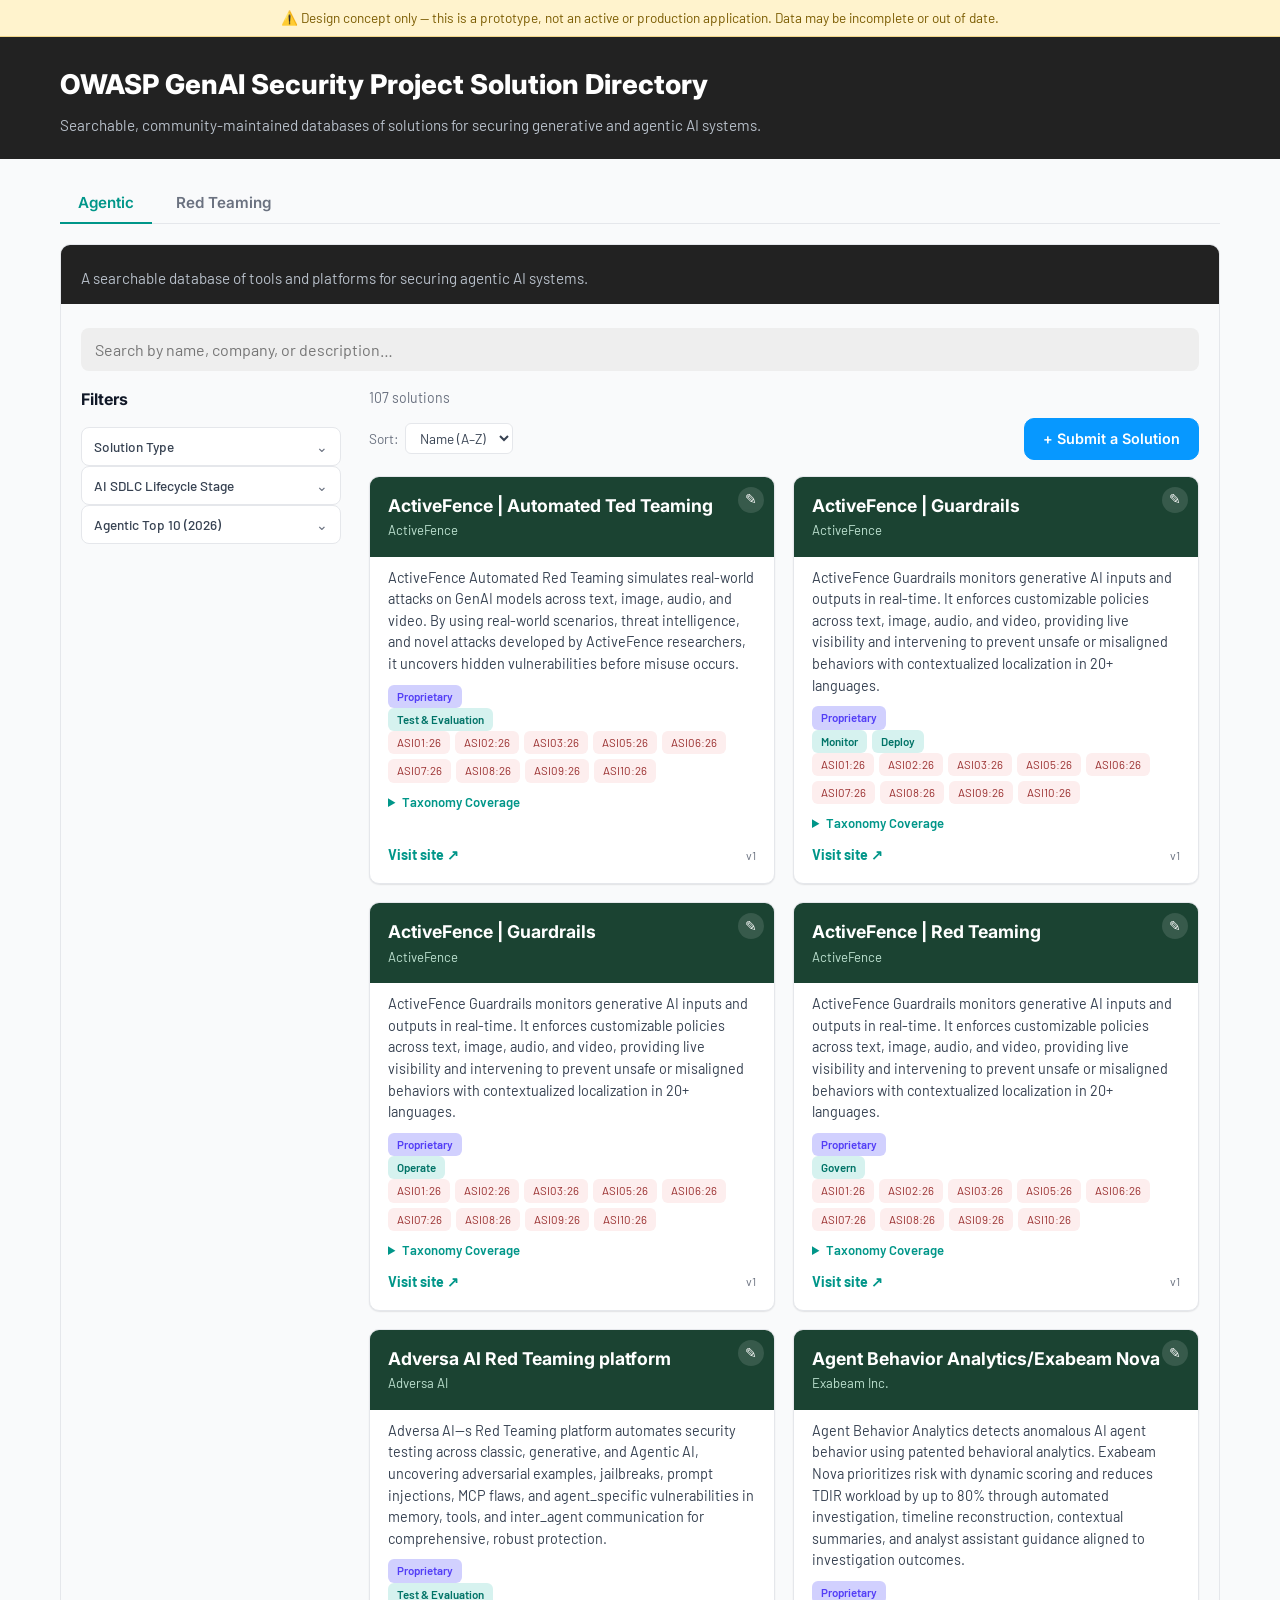
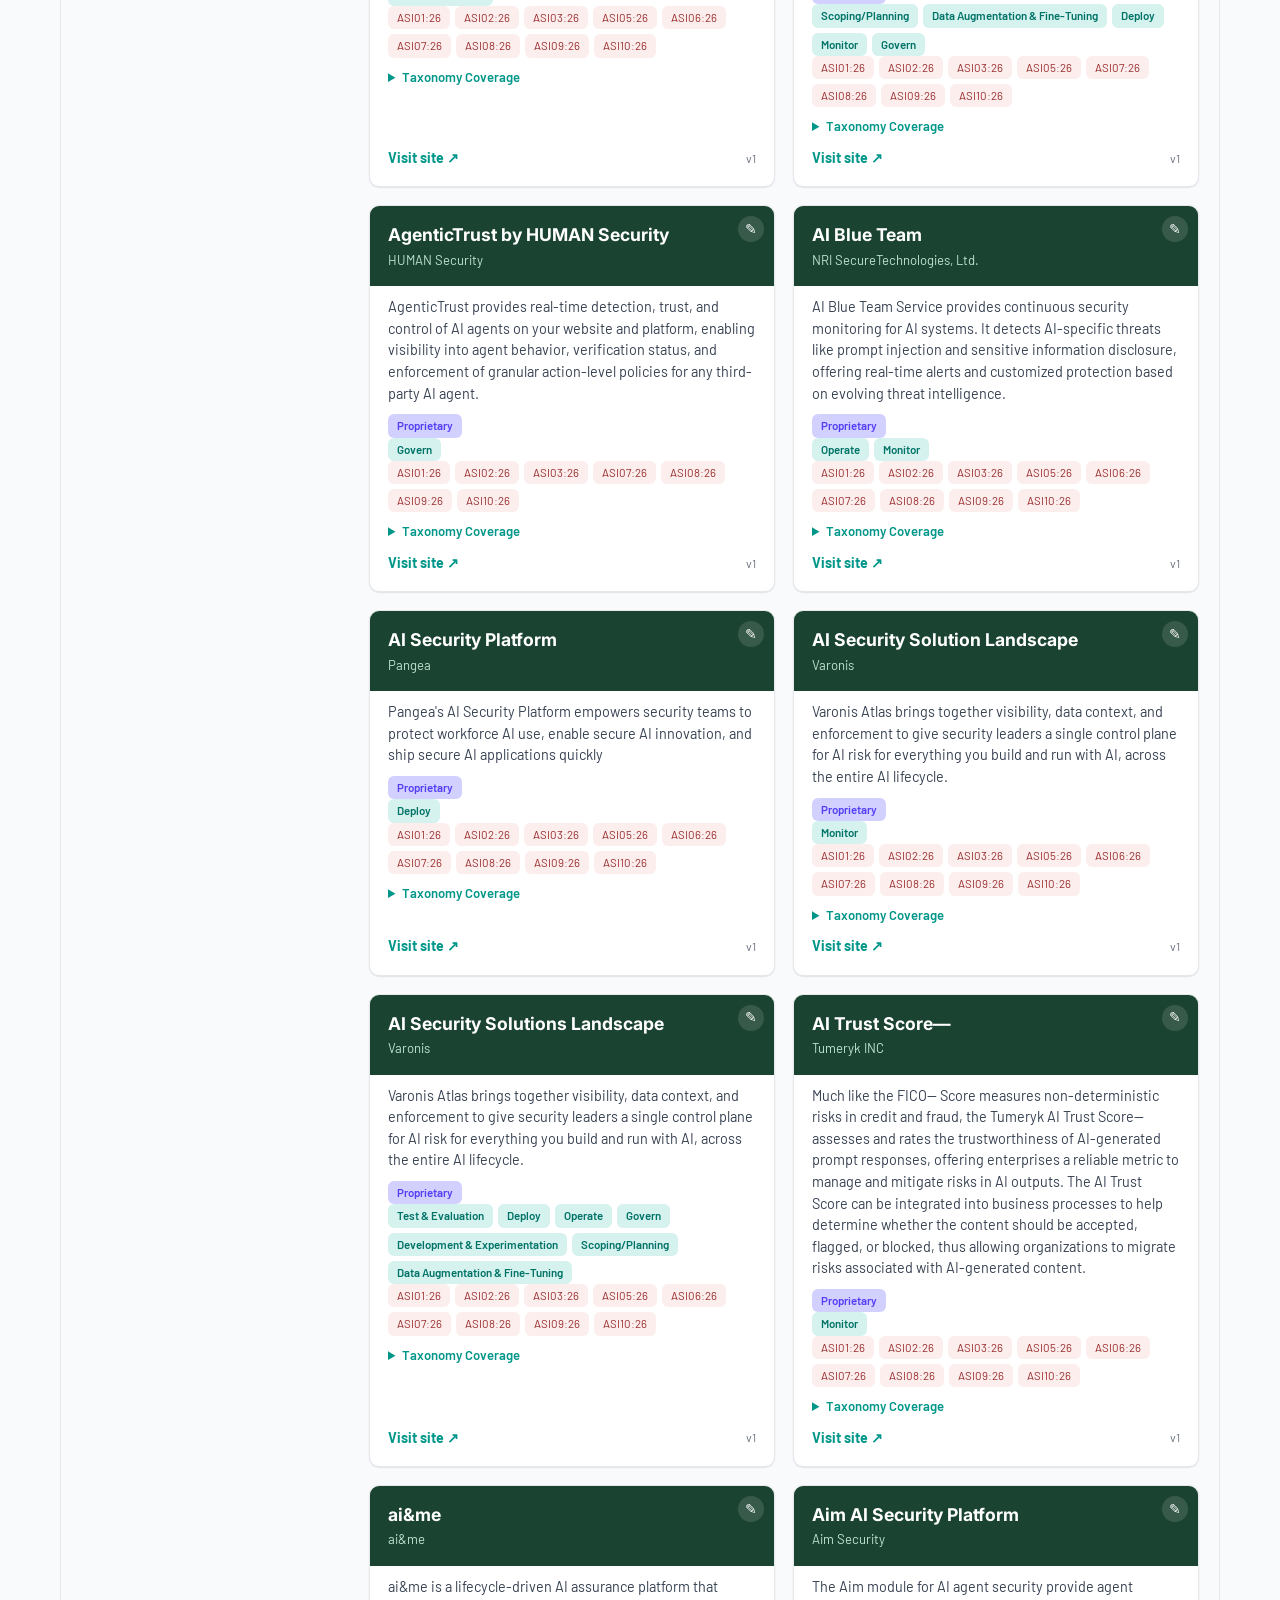
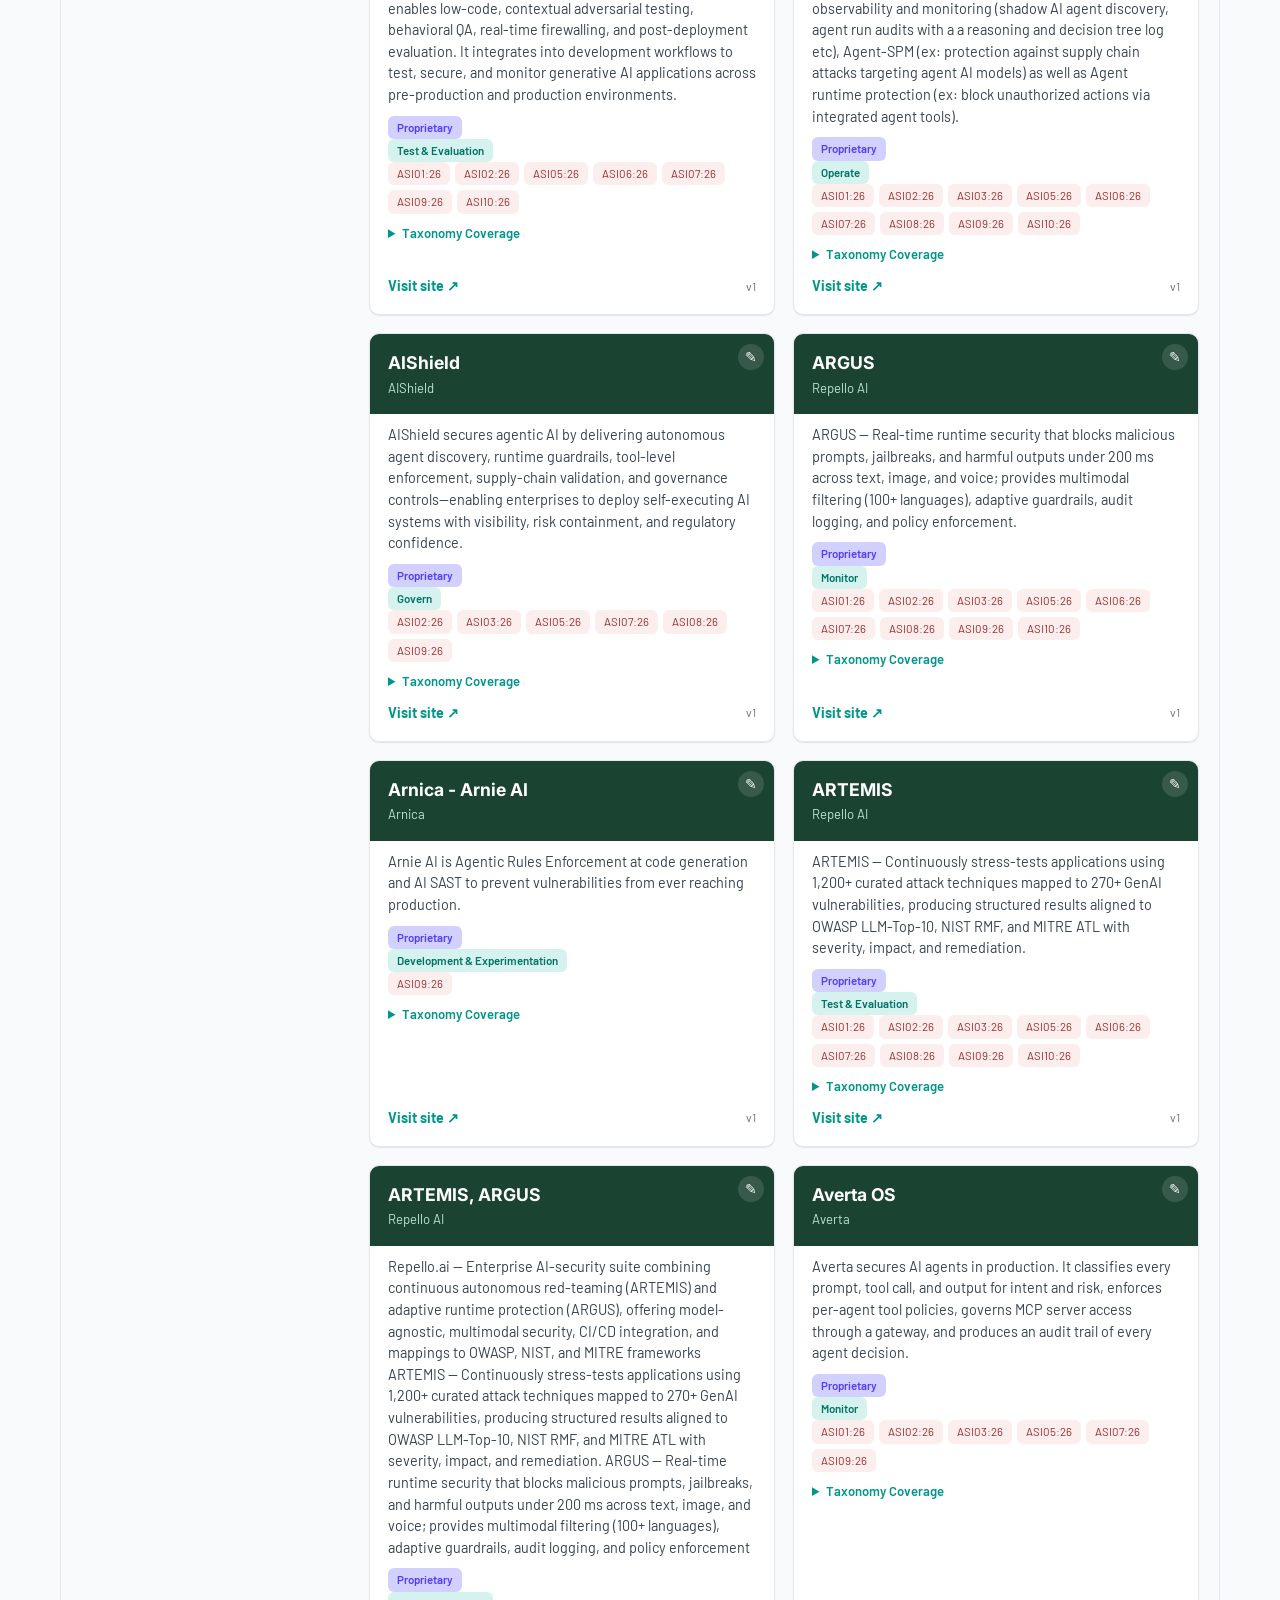
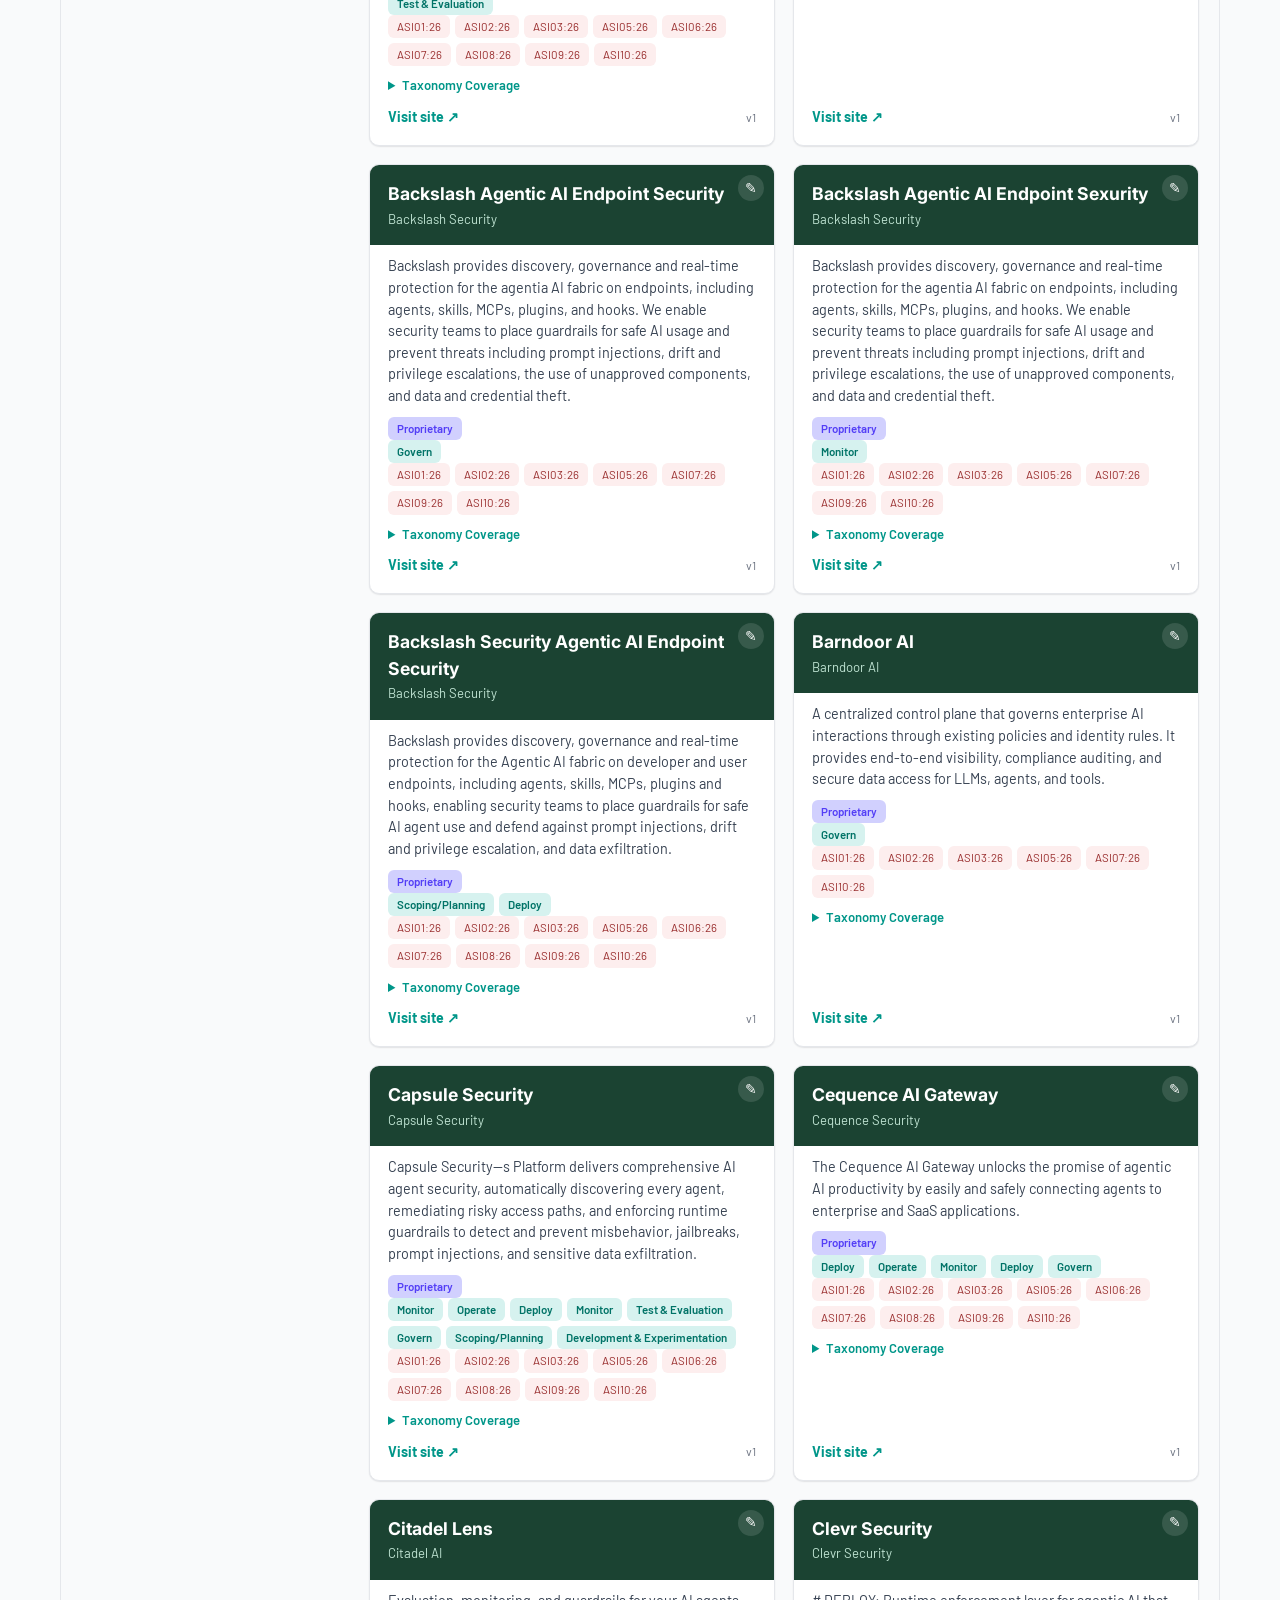
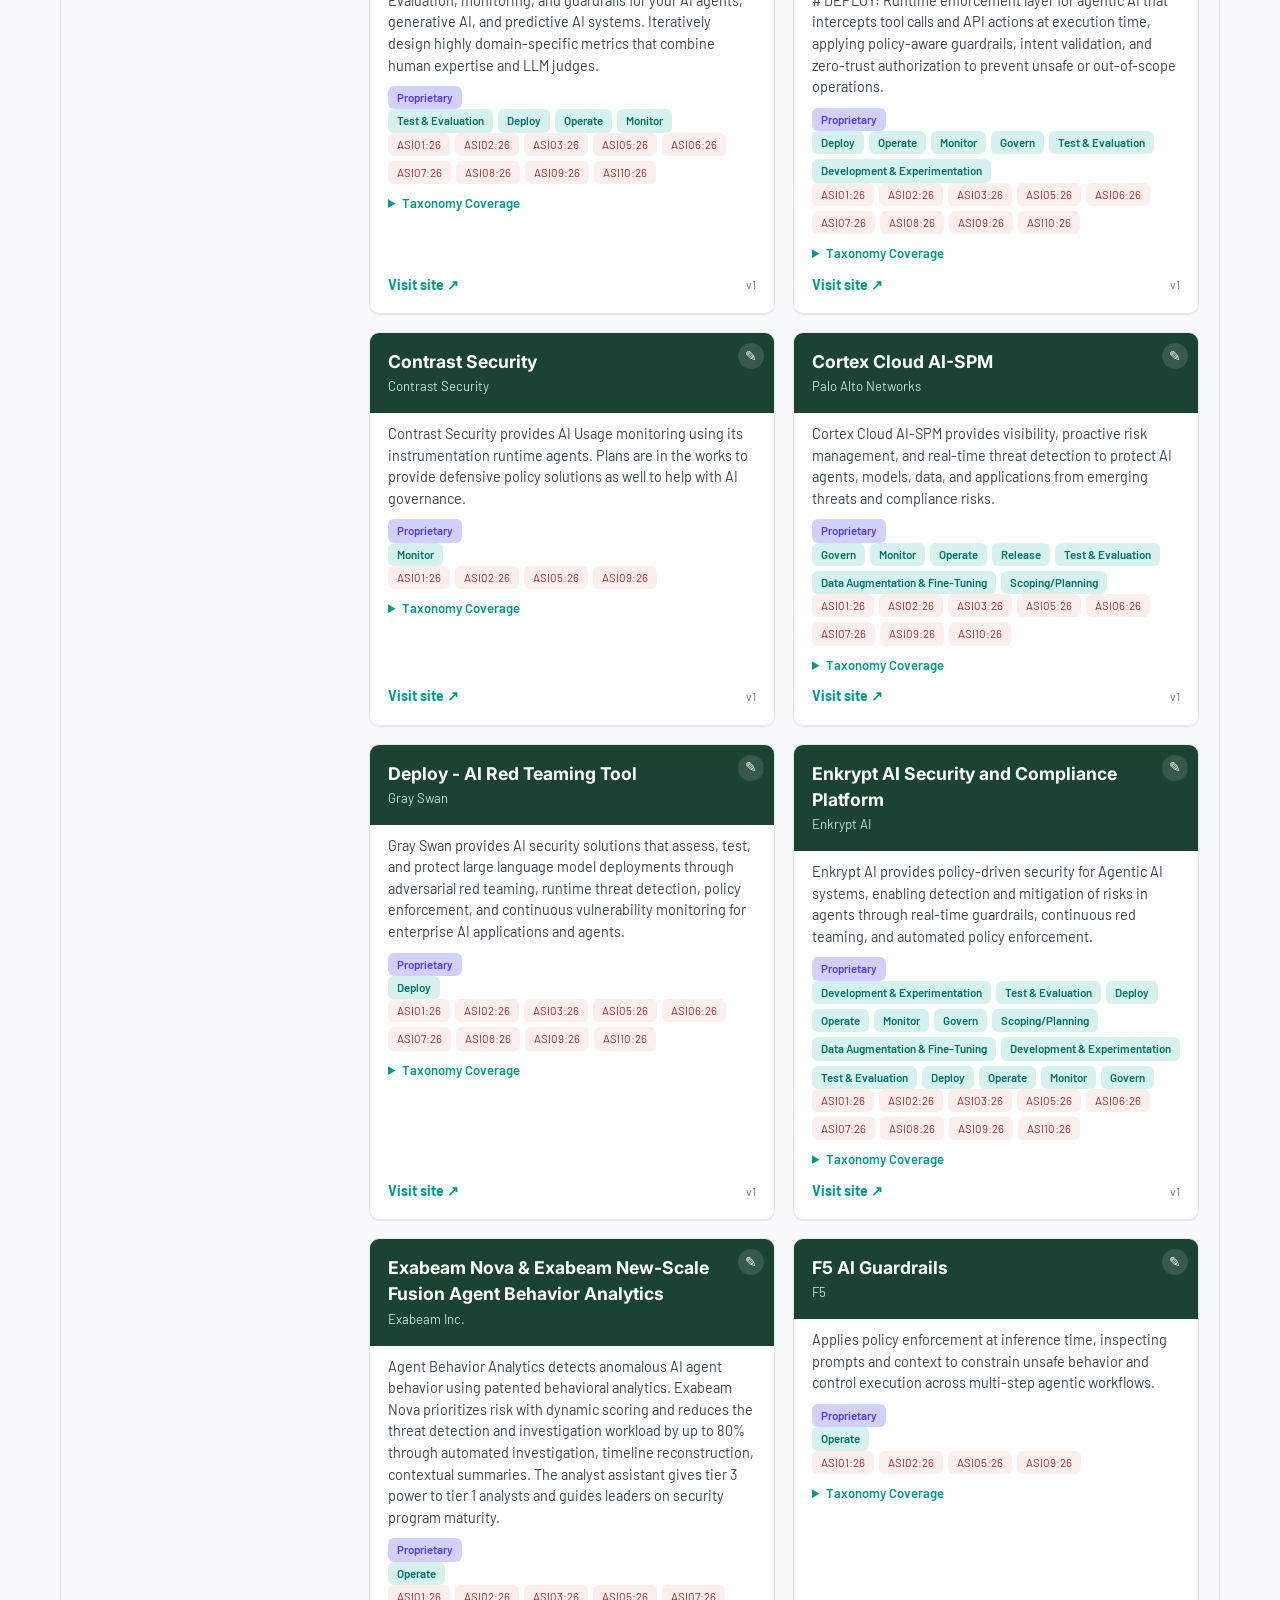
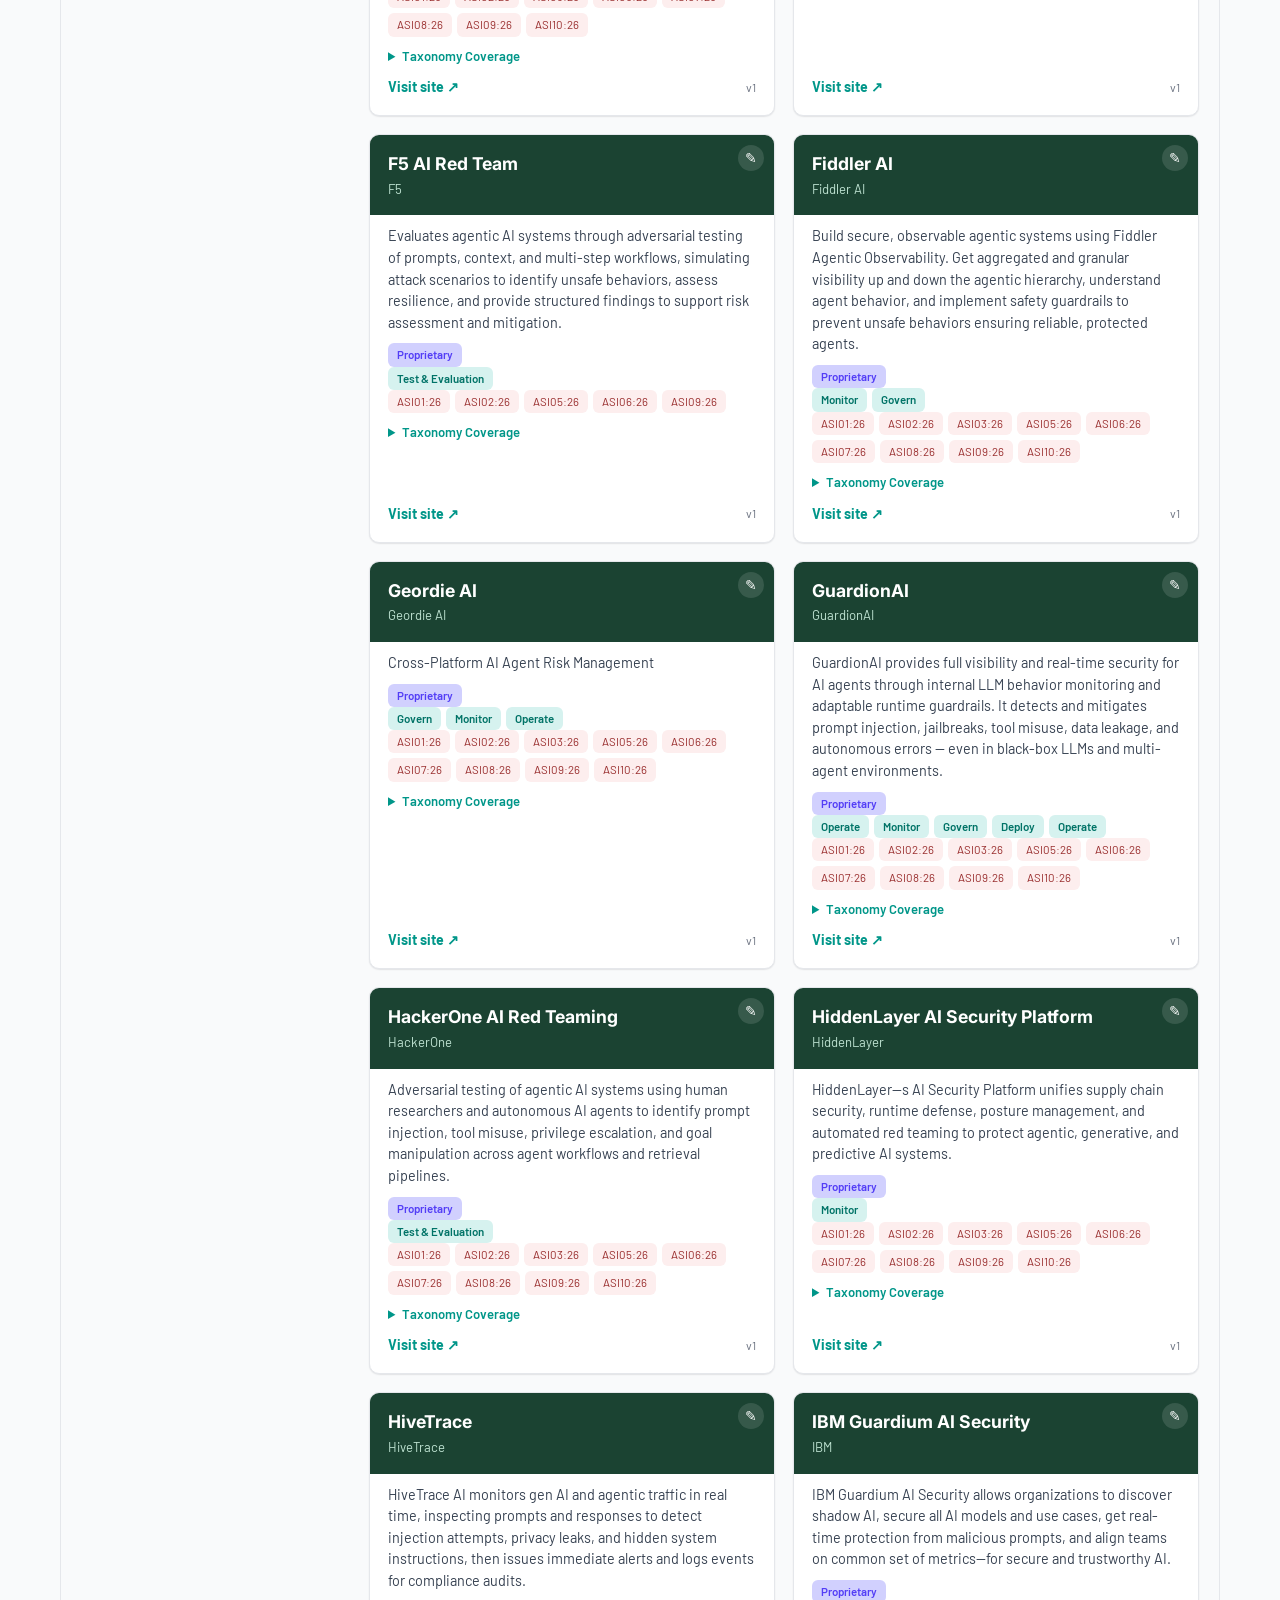
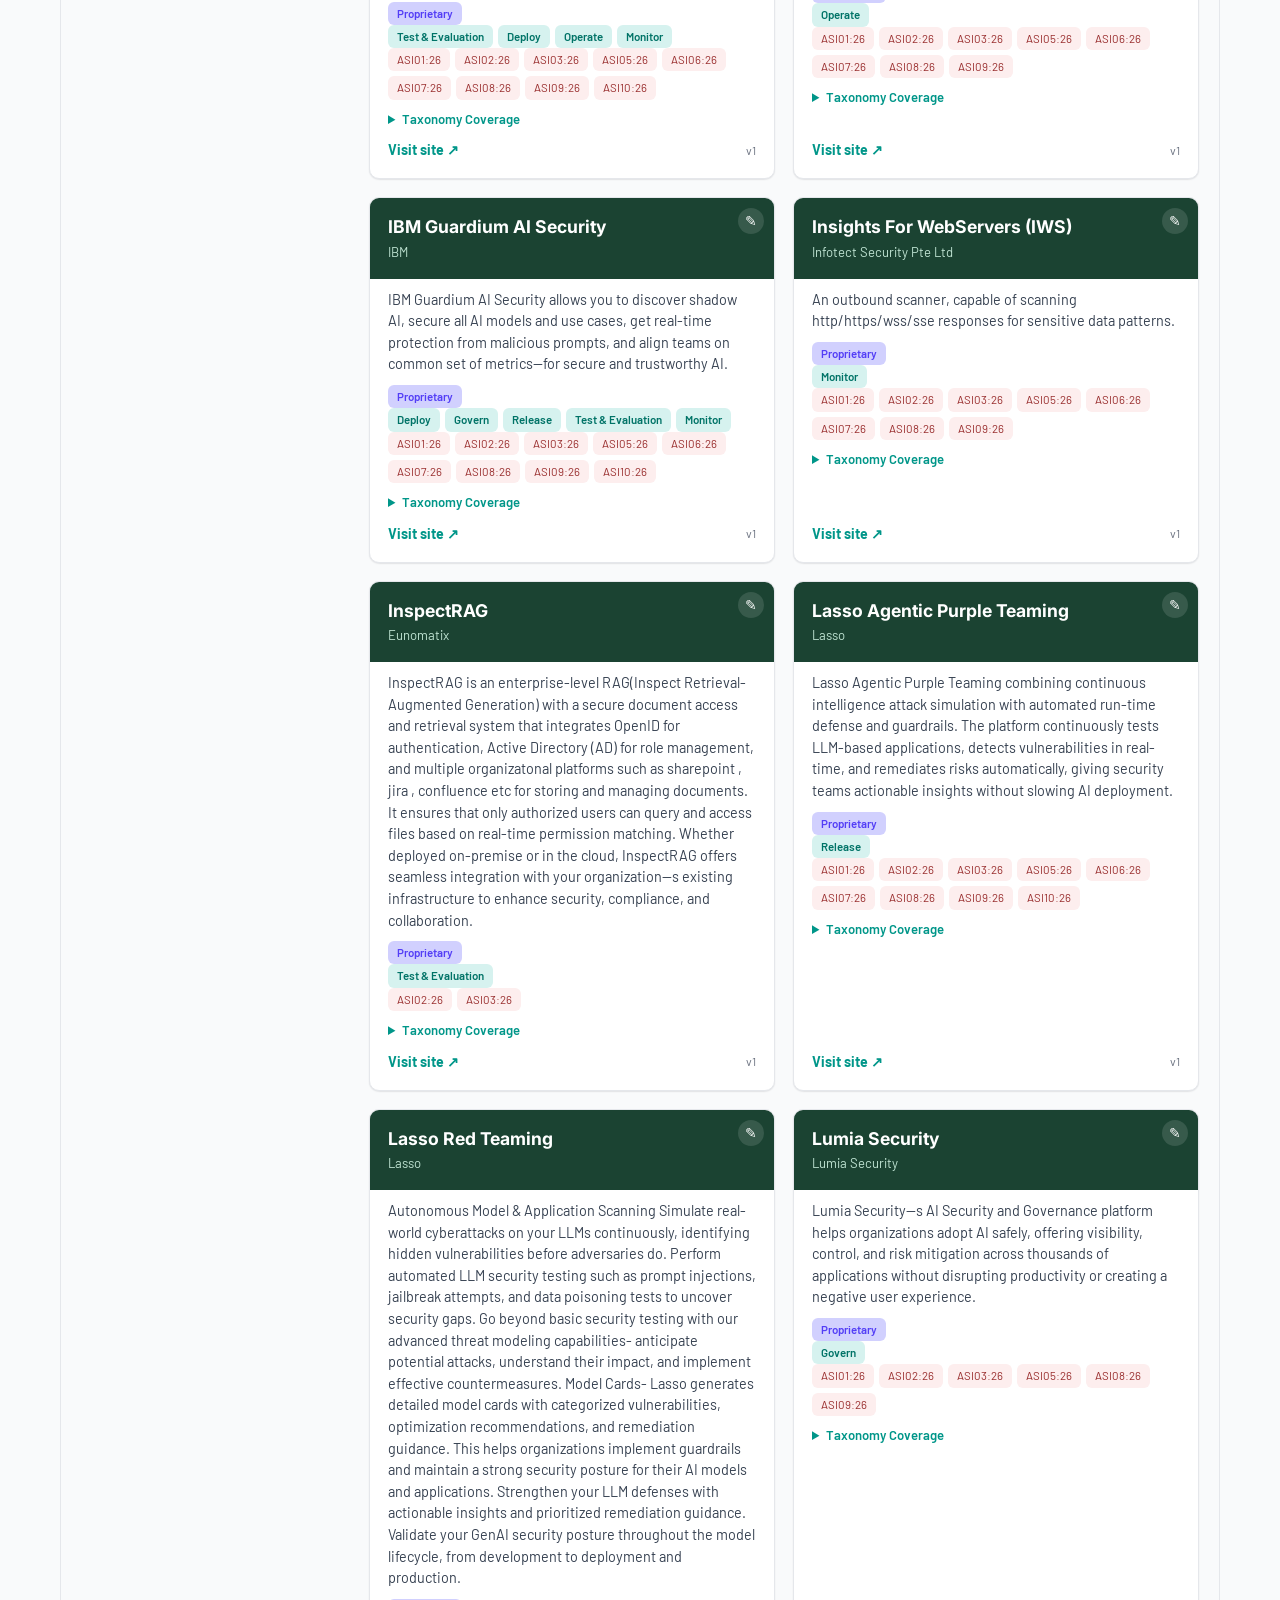
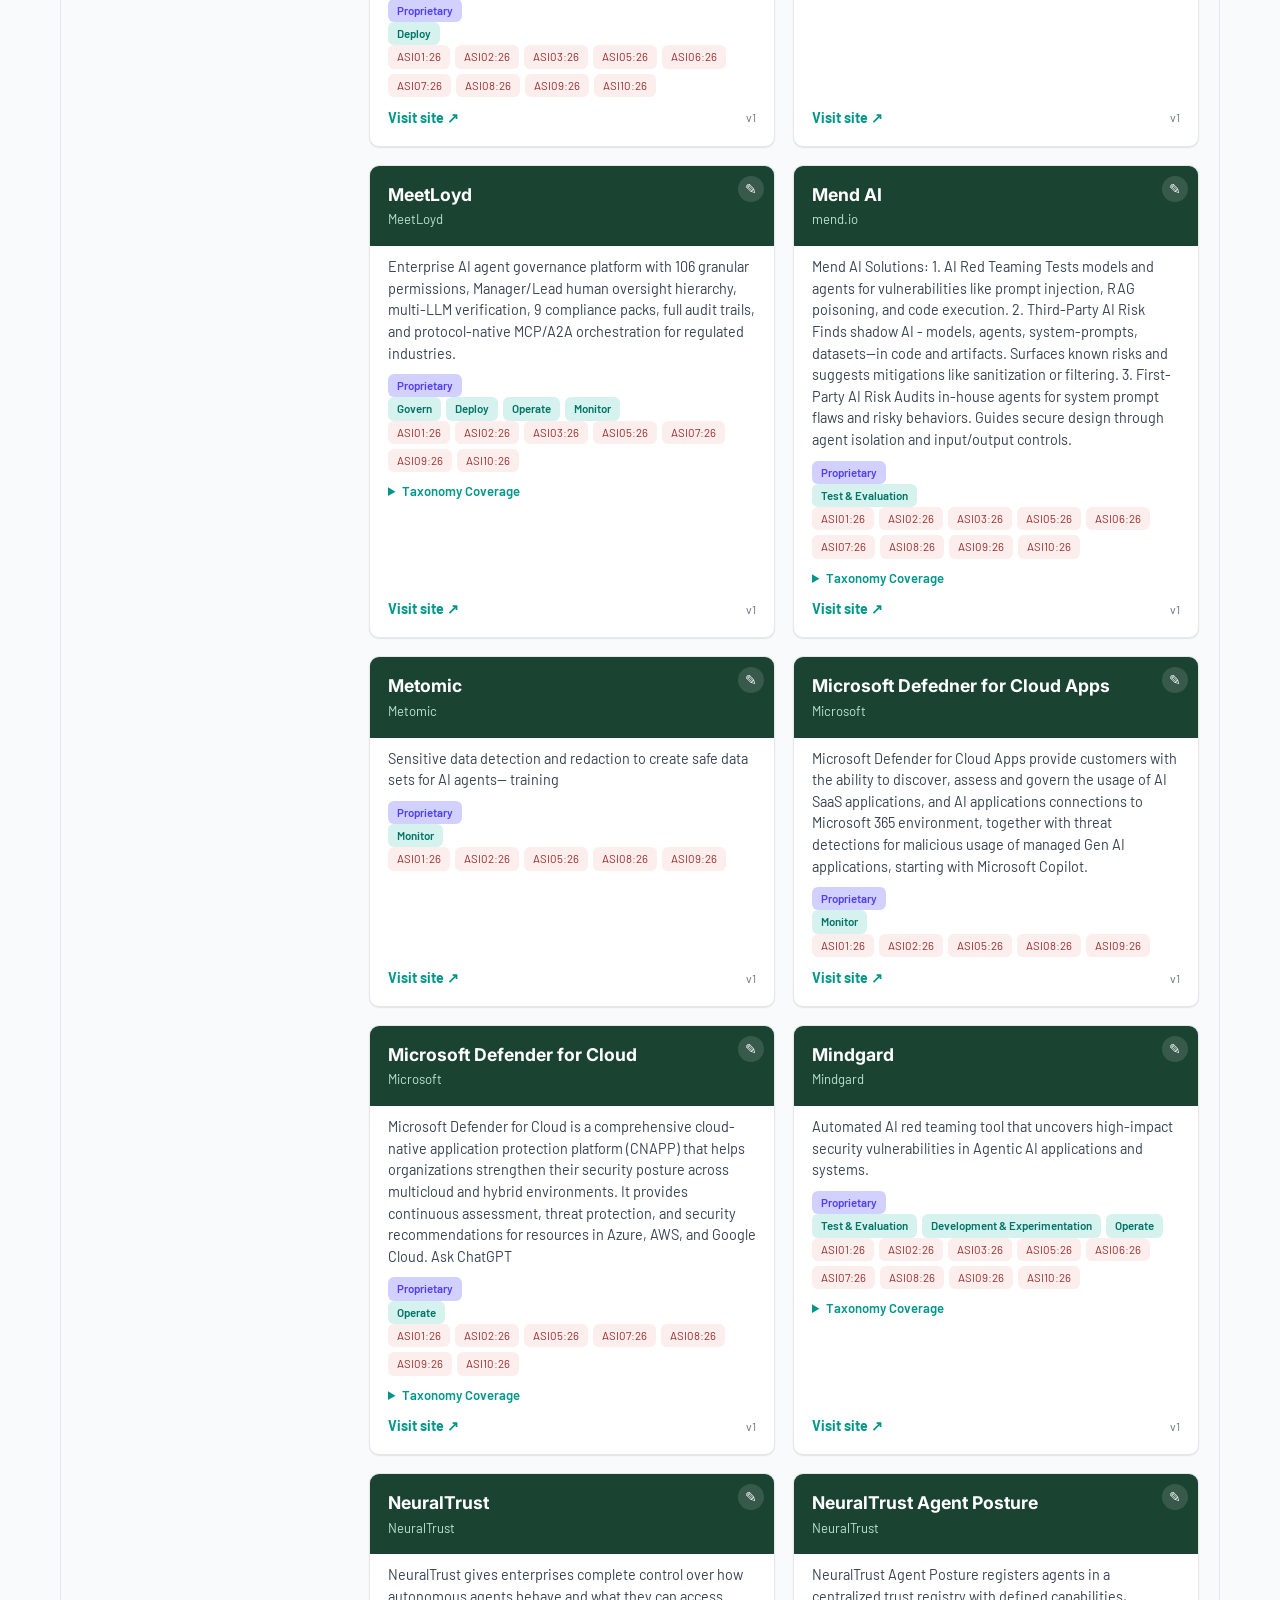
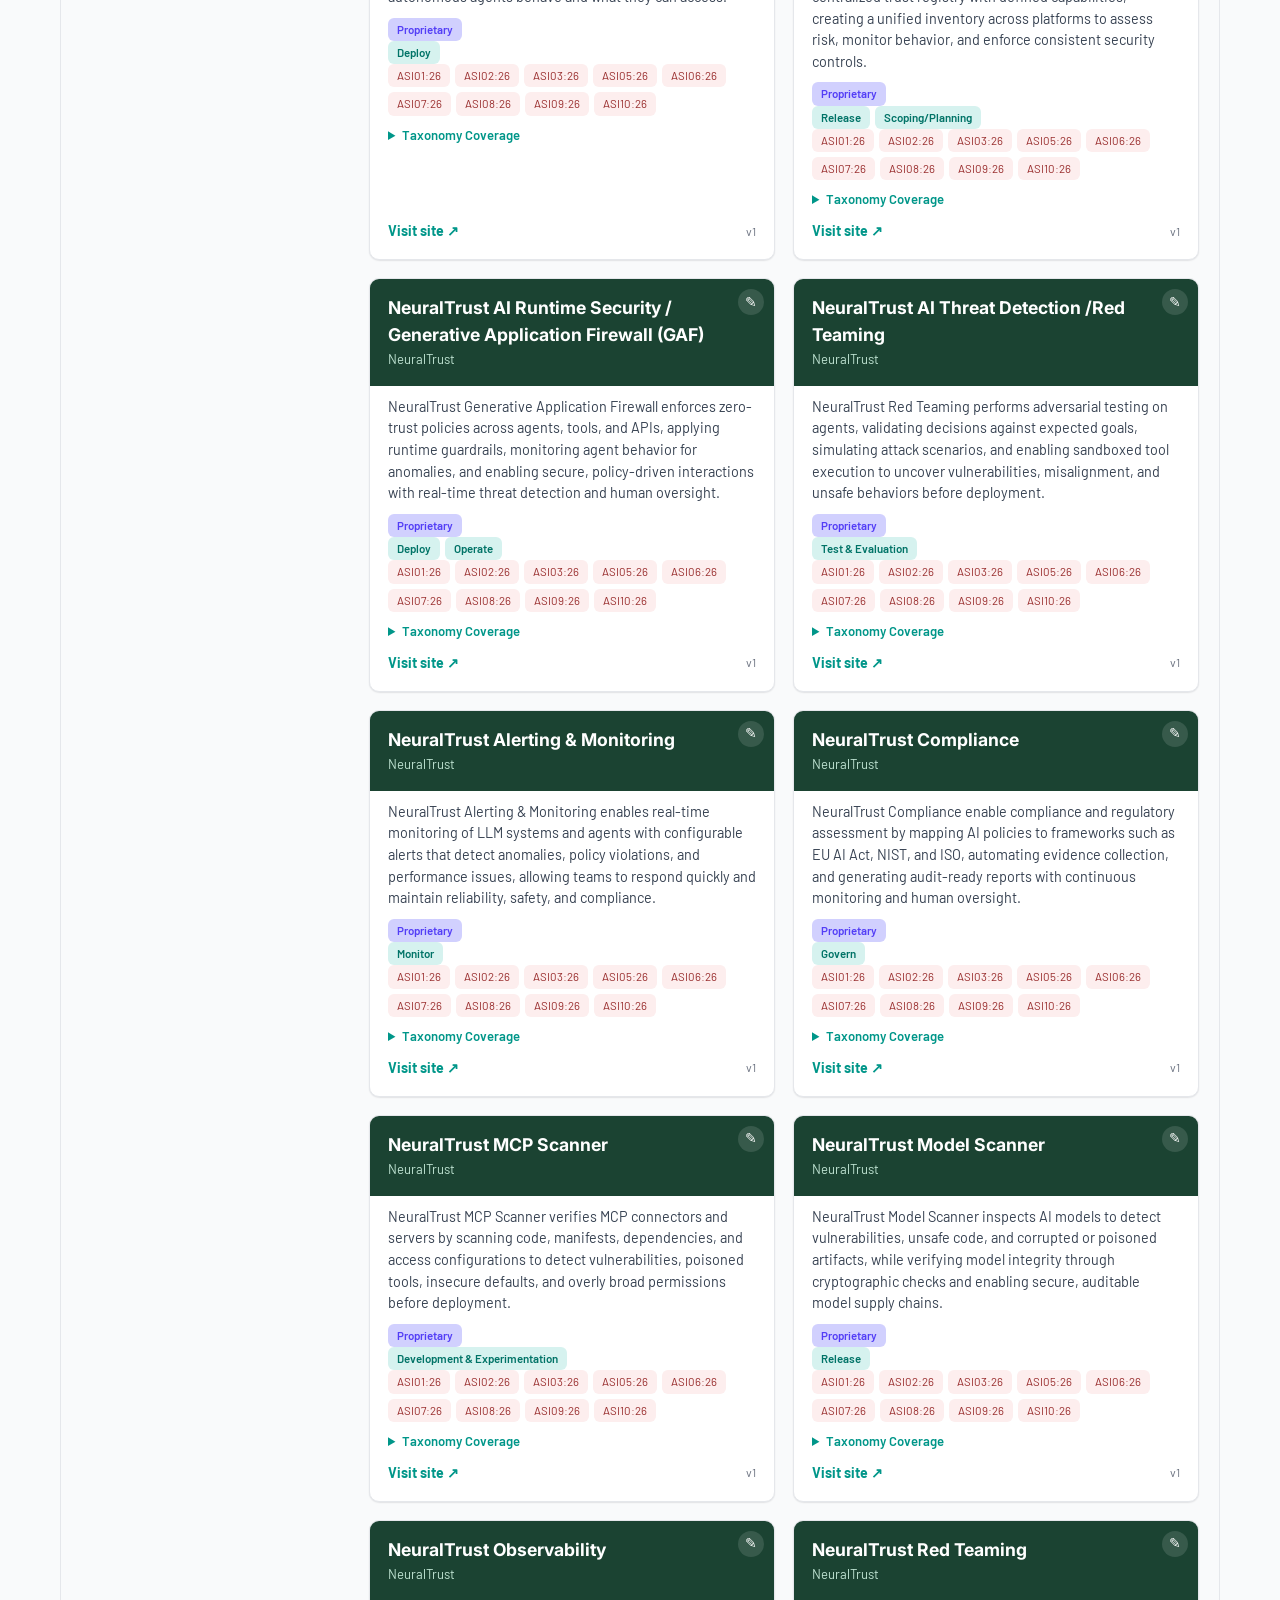
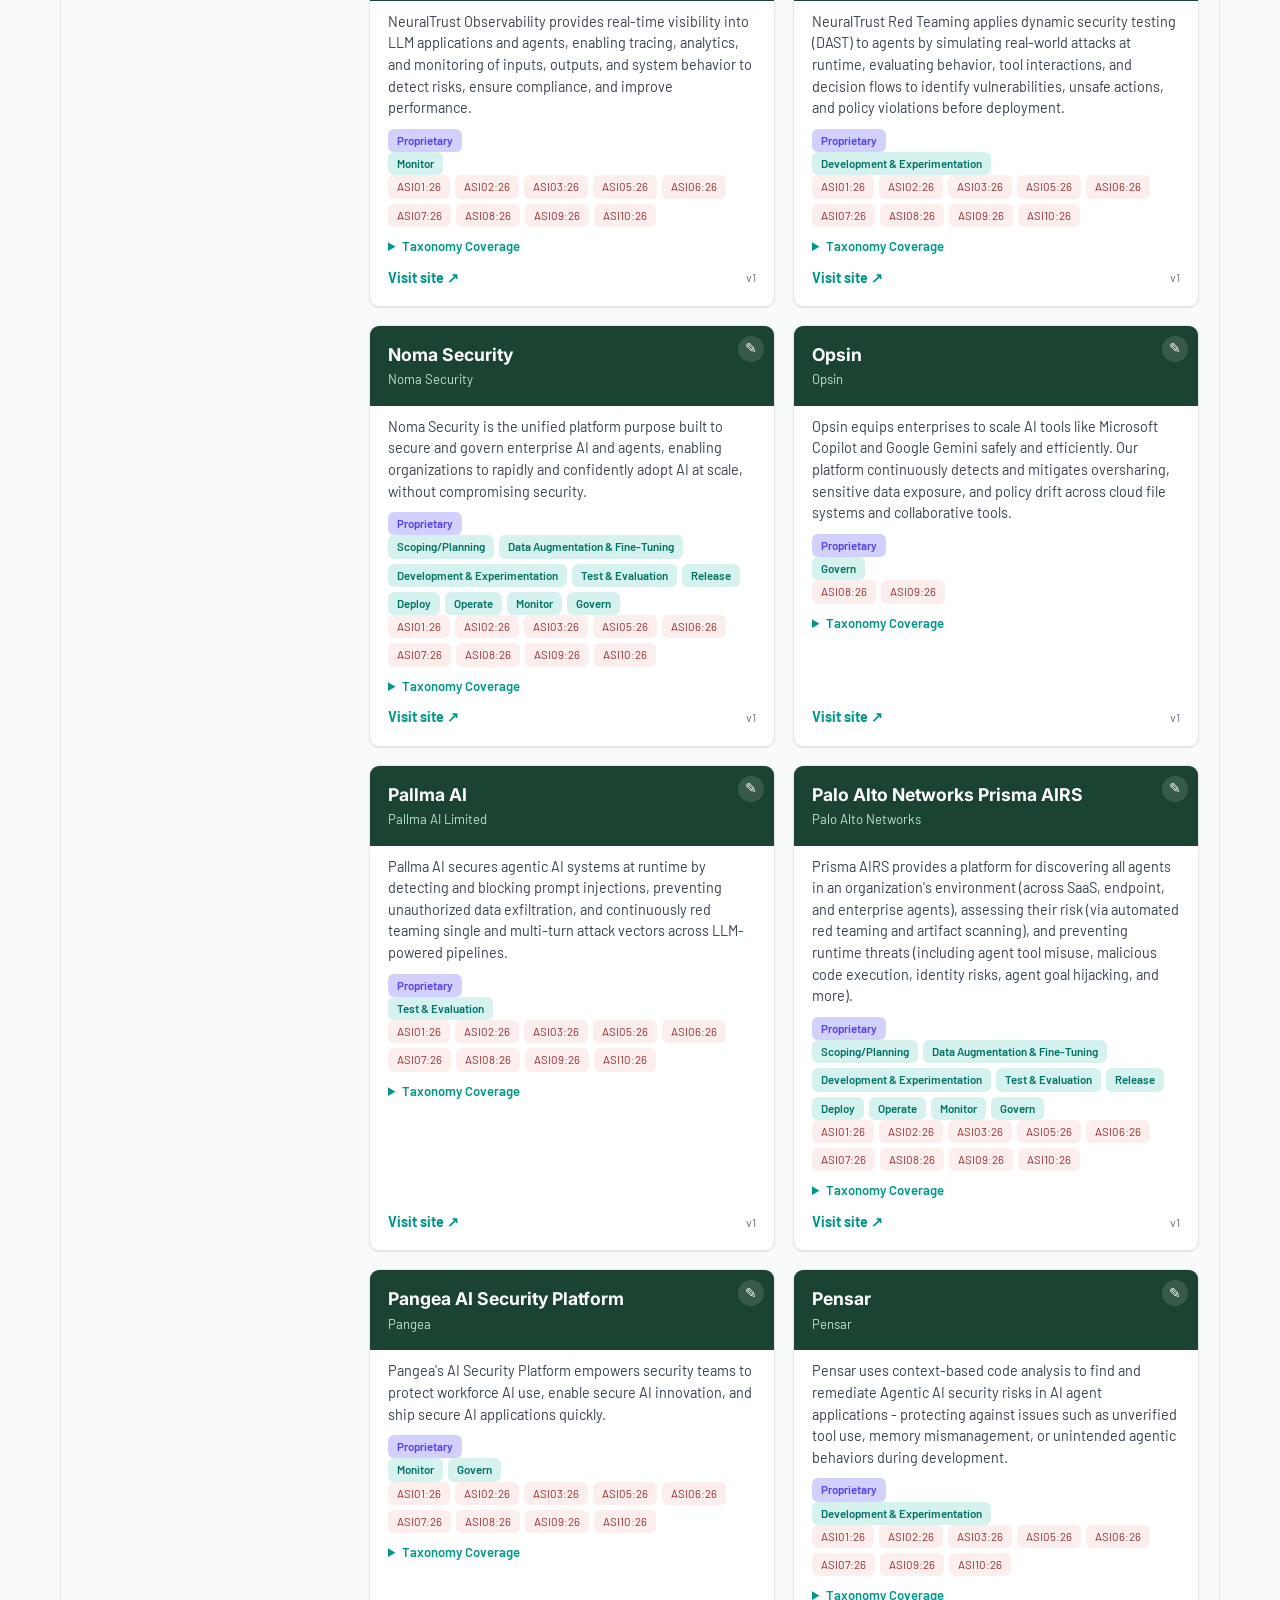
<file: index.html>
<!DOCTYPE html>
<html lang="en">
<head>
<meta charset="UTF-8">
<meta name="viewport" content="width=device-width, initial-scale=1.0">
<title>OWASP GenAI Security Project Solution Directory</title>
<meta name="description" content="Searchable databases of solutions for securing generative and agentic AI systems.">
<link rel="preconnect" href="https://fonts.googleapis.com">
<link rel="preconnect" href="https://fonts.gstatic.com" crossorigin>
<link href="https://fonts.googleapis.com/css2?family=Barlow:wght@400;500;600;700&family=Inter:wght@600;700;800&display=swap" rel="stylesheet">
<link rel="stylesheet" href="styles.css">
</head>
<body>
<div class="concept-banner">
  ⚠️ Design concept only — this is a prototype, not an active or production application. Data may be incomplete or out of date.
</div>

<header class="site-header">
  <div class="wrap header-row">
    <h1>OWASP GenAI Security Project Solution Directory</h1>
  </div>
  <p class="subtitle">Searchable, community-maintained databases of solutions for securing generative and agentic AI systems.</p>
</header>

<main class="wrap directory-main">
  <div class="db-tabs" id="db-tabs" role="tablist" aria-label="Solution databases"></div>
  <div class="db-iframe-wrap">
    <iframe id="db-iframe" class="db-iframe" title="Database contents"></iframe>
  </div>
</main>

<footer class="site-footer">
  <div class="wrap">
    <p>Community-maintained databases from the OWASP GenAI Security Project.</p>
  </div>
</footer>

<script>
  // Add a new database to the directory by adding one entry here - no other
  // changes needed for it to appear as a tab.
  const DATABASES = [
    { key: "agentic", label: "Agentic", path: "agentic/index.html" },
    { key: "redteam", label: "Red Teaming", path: "redteam/index.html" },
  ];

  const tabsEl = document.getElementById("db-tabs");
  const iframeEl = document.getElementById("db-iframe");
  let resizeObserver = null;

  function keyFromHash() {
    const key = location.hash.replace(/^#/, "");
    return DATABASES.some((d) => d.key === key) ? key : DATABASES[0].key;
  }

  function activate(key, { updateHash = true } = {}) {
    const db = DATABASES.find((d) => d.key === key) || DATABASES[0];

    tabsEl.querySelectorAll(".db-tab").forEach((btn) => {
      const isActive = btn.dataset.key === db.key;
      btn.classList.toggle("active", isActive);
      btn.setAttribute("aria-selected", String(isActive));
      btn.tabIndex = isActive ? 0 : -1;
    });

    if (updateHash) history.replaceState(null, "", `#${db.key}`);

    iframeEl.style.height = "600px";
    iframeEl.src = `${db.path}?embedded=1`;
  }

  function attachAutoResize() {
    if (resizeObserver) resizeObserver.disconnect();
    try {
      const doc = iframeEl.contentDocument;
      if (!doc) return;
      const resize = () => {
        const h = doc.documentElement.scrollHeight;
        if (h) iframeEl.style.height = `${h}px`;
      };
      resizeObserver = new ResizeObserver(resize);
      resizeObserver.observe(doc.documentElement);
      resize();
    } catch (err) {
      console.error("Could not observe iframe content size", err);
    }
  }

  DATABASES.forEach((db) => {
    const btn = document.createElement("button");
    btn.type = "button";
    btn.className = "db-tab";
    btn.textContent = db.label;
    btn.dataset.key = db.key;
    btn.setAttribute("role", "tab");
    btn.addEventListener("click", () => activate(db.key));
    btn.addEventListener("keydown", (e) => {
      if (e.key !== "ArrowLeft" && e.key !== "ArrowRight") return;
      const idx = DATABASES.findIndex((d) => d.key === db.key);
      const next = e.key === "ArrowRight"
        ? DATABASES[(idx + 1) % DATABASES.length]
        : DATABASES[(idx - 1 + DATABASES.length) % DATABASES.length];
      activate(next.key);
      tabsEl.querySelector(`.db-tab[data-key="${next.key}"]`).focus();
    });
    tabsEl.appendChild(btn);
  });

  iframeEl.addEventListener("load", attachAutoResize);
  window.addEventListener("hashchange", () => activate(keyFromHash()));

  activate(keyFromHash(), { updateHash: false });
</script>
</body>
</html>
</file>
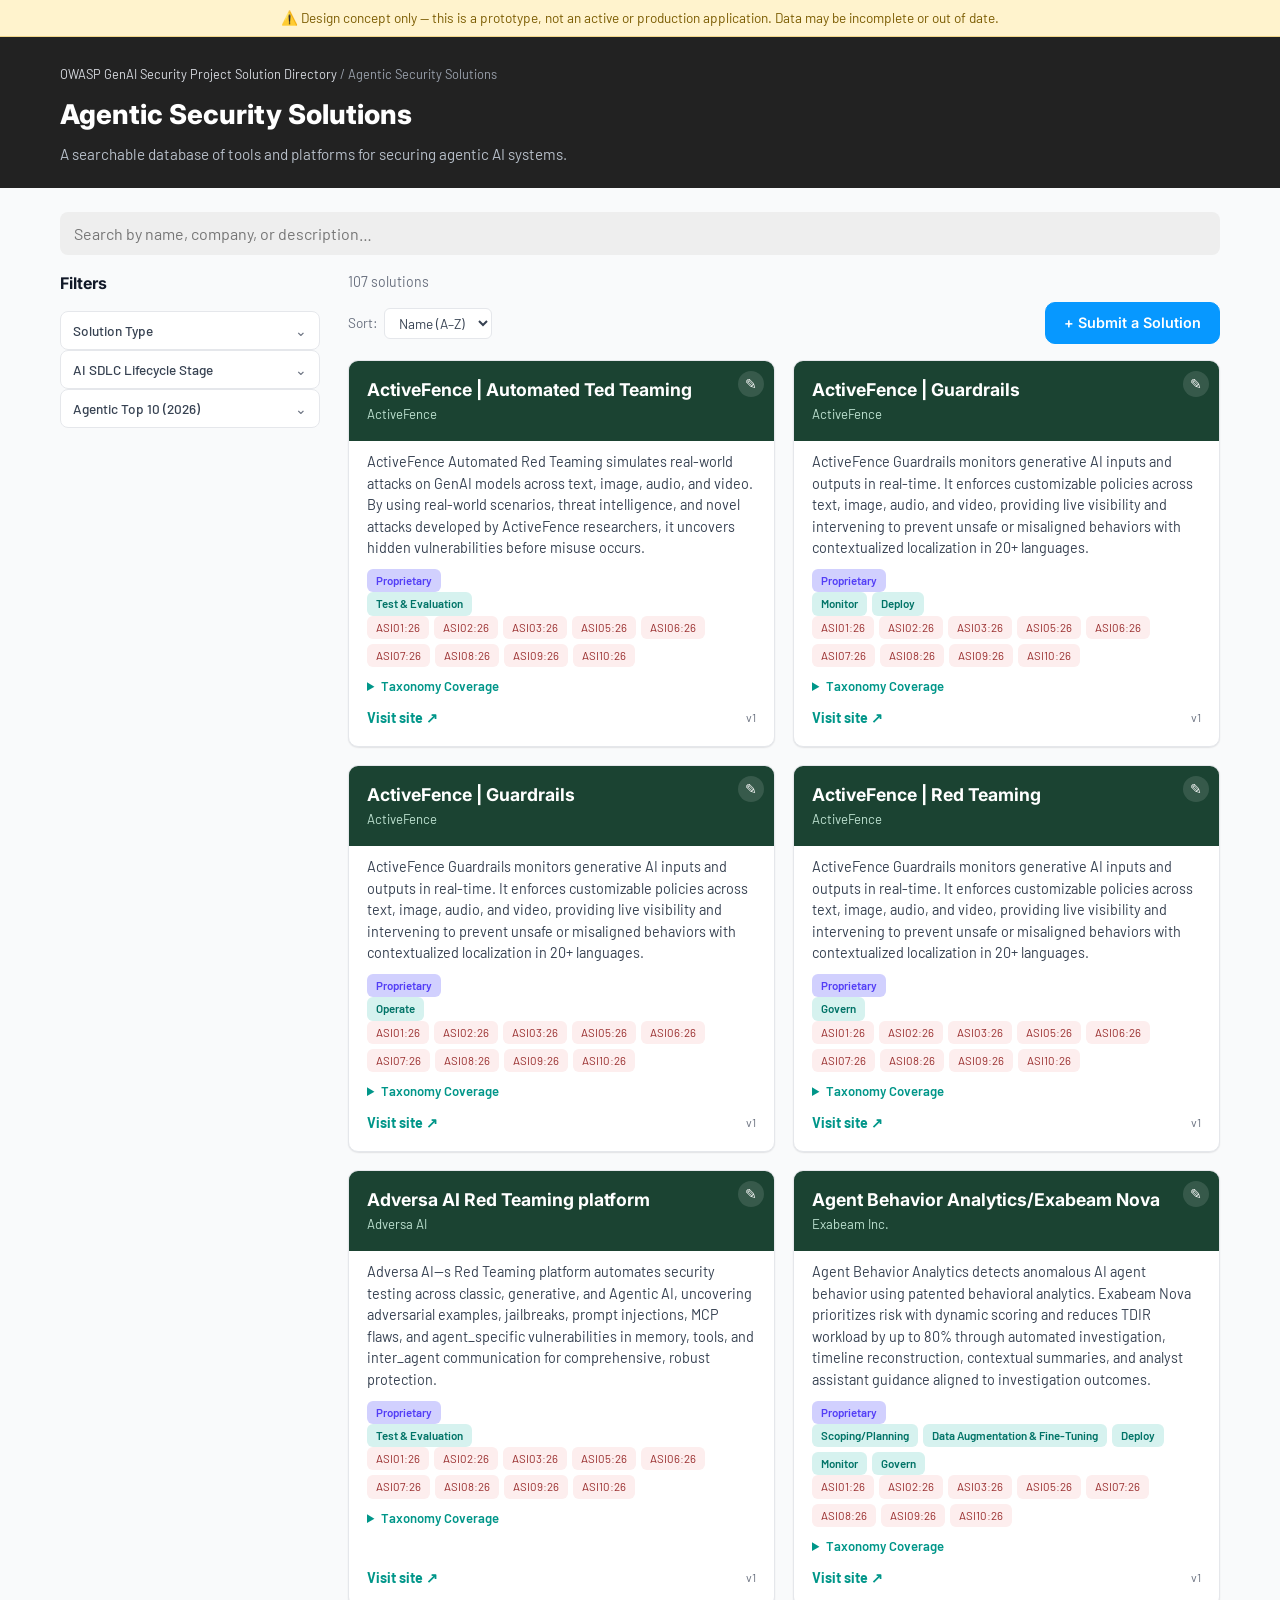
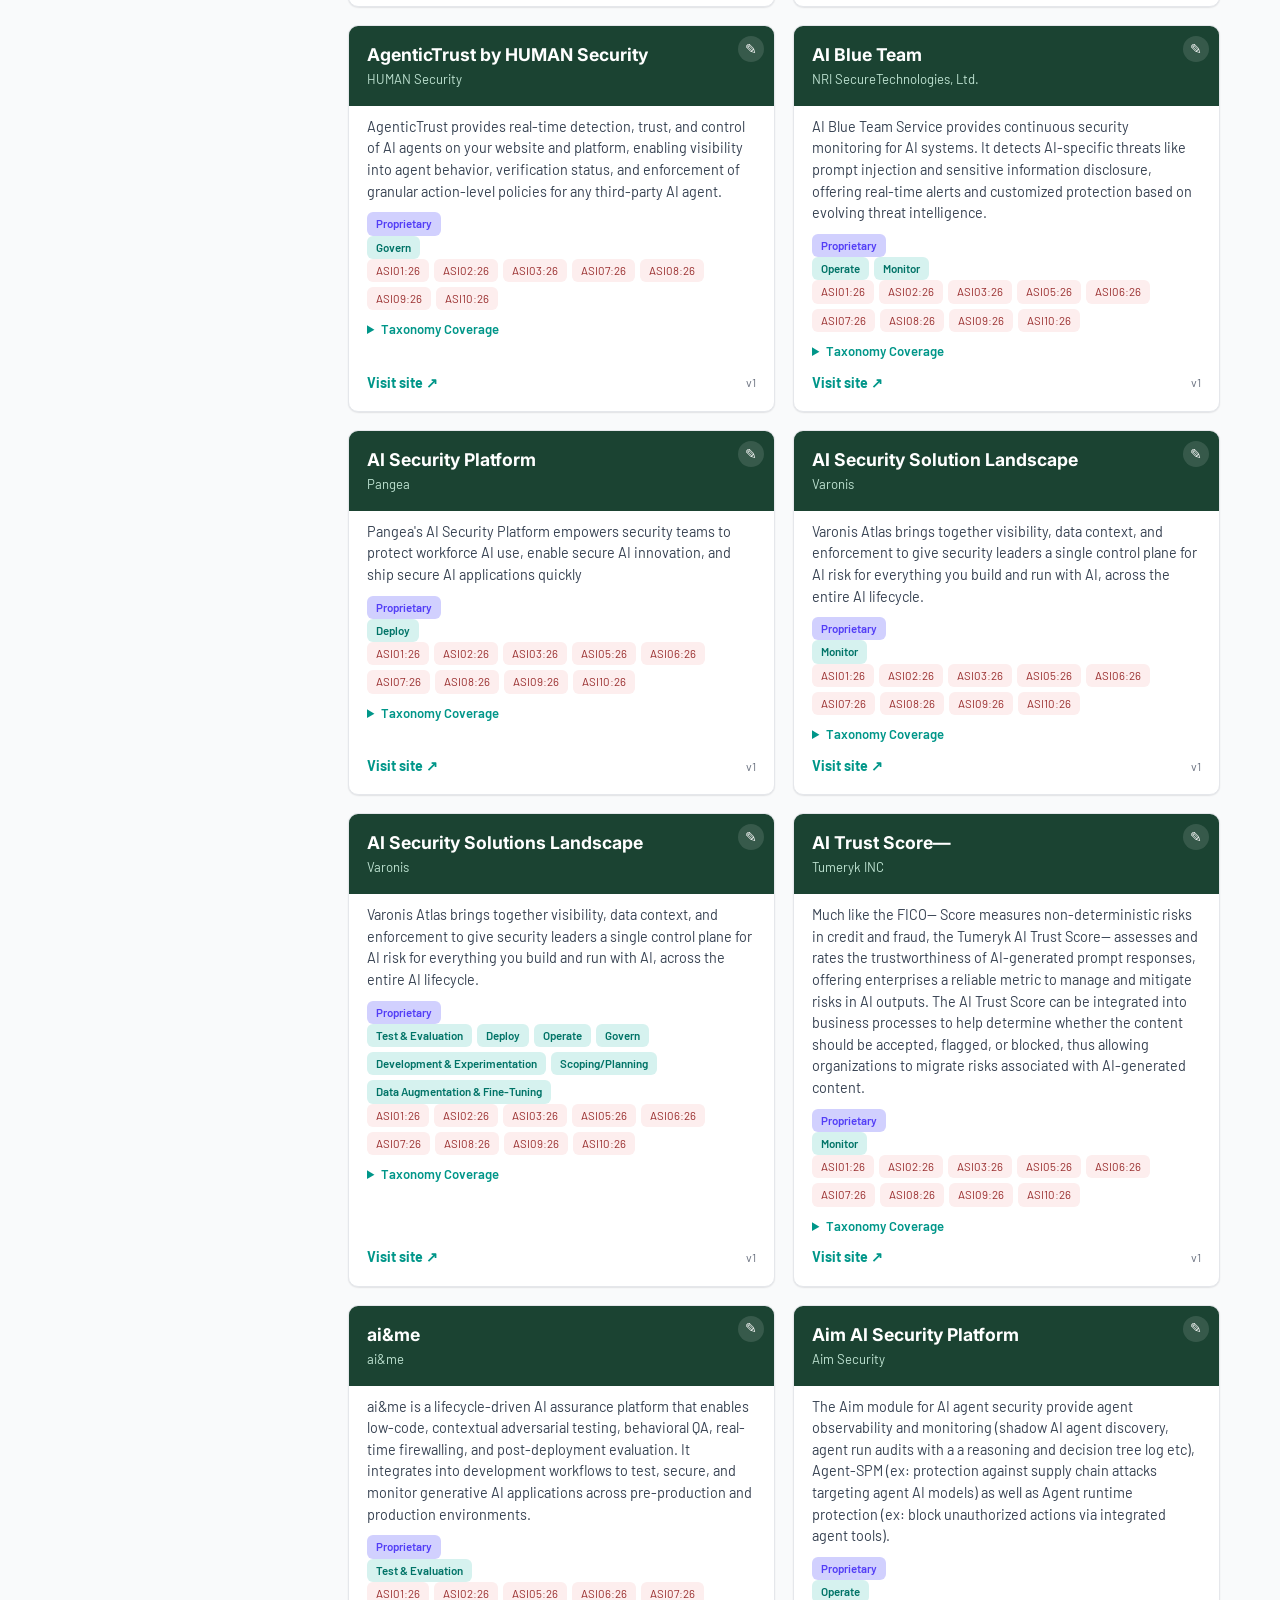
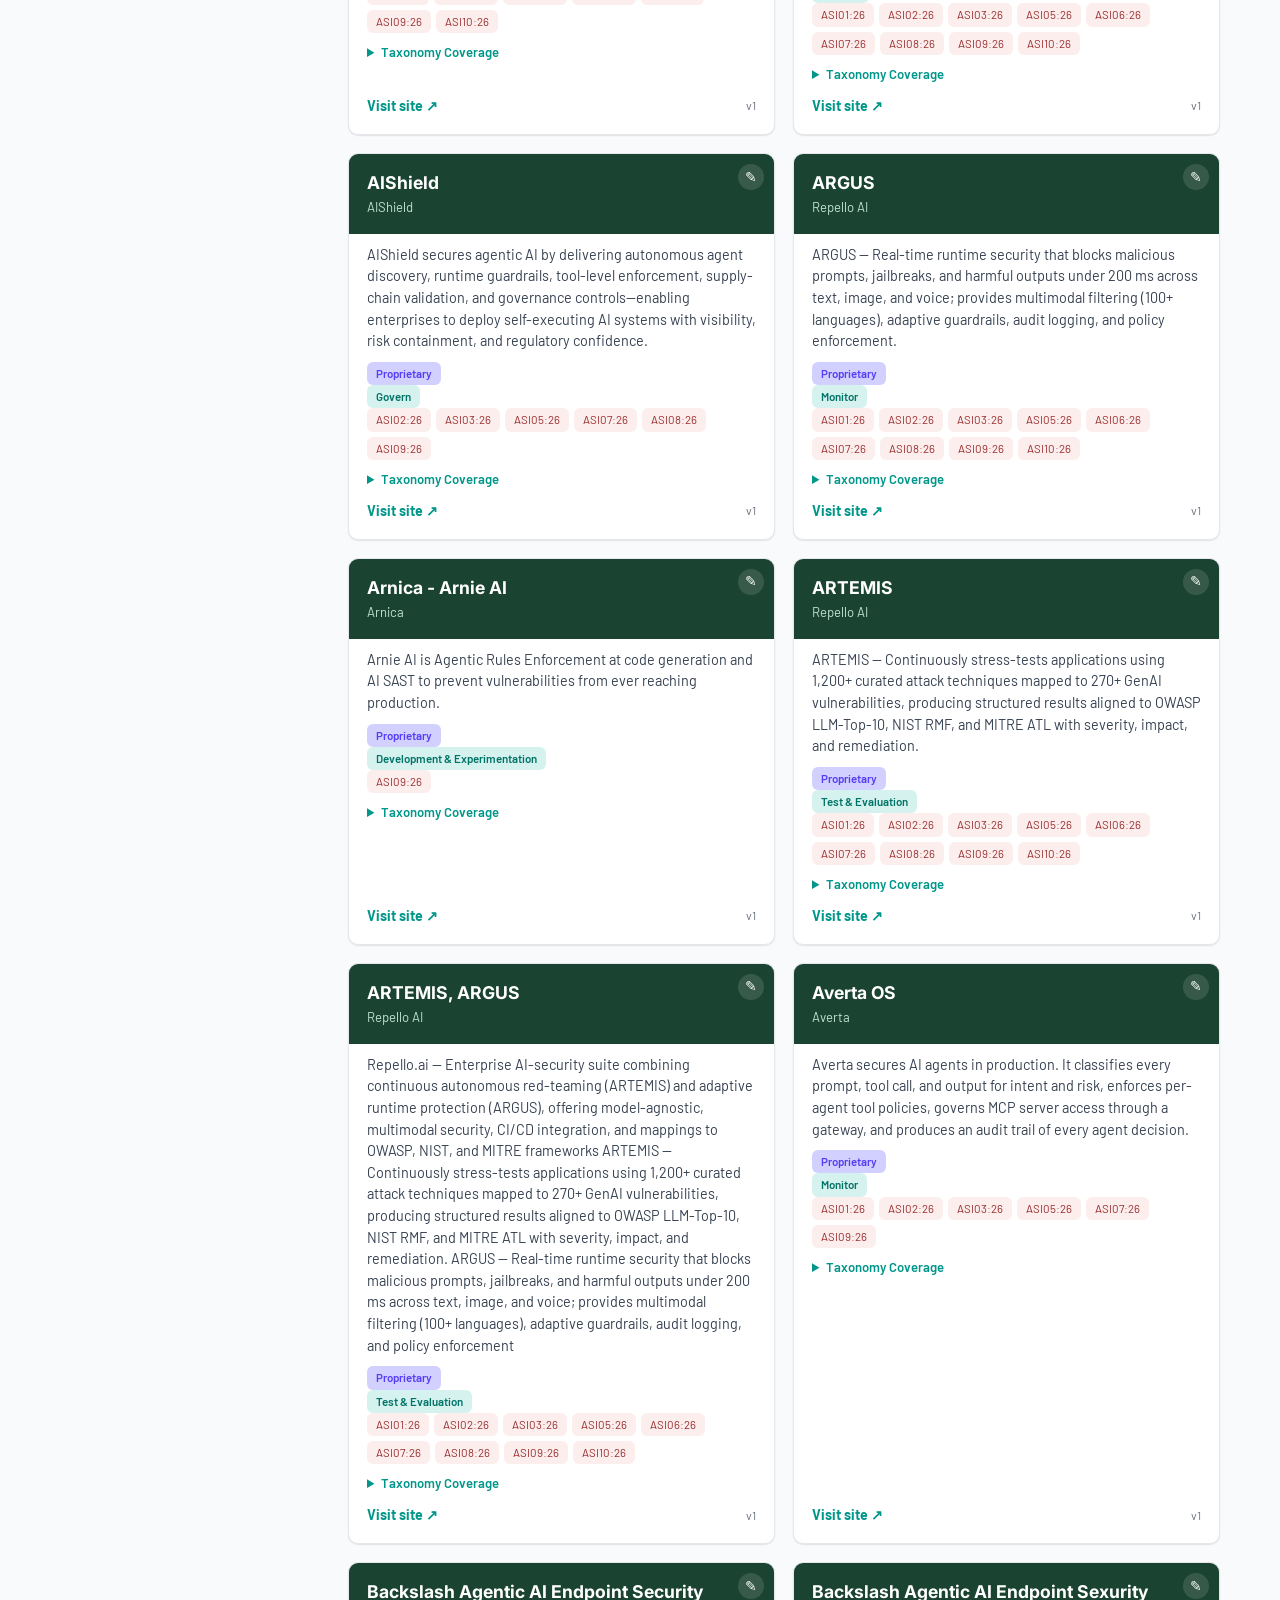
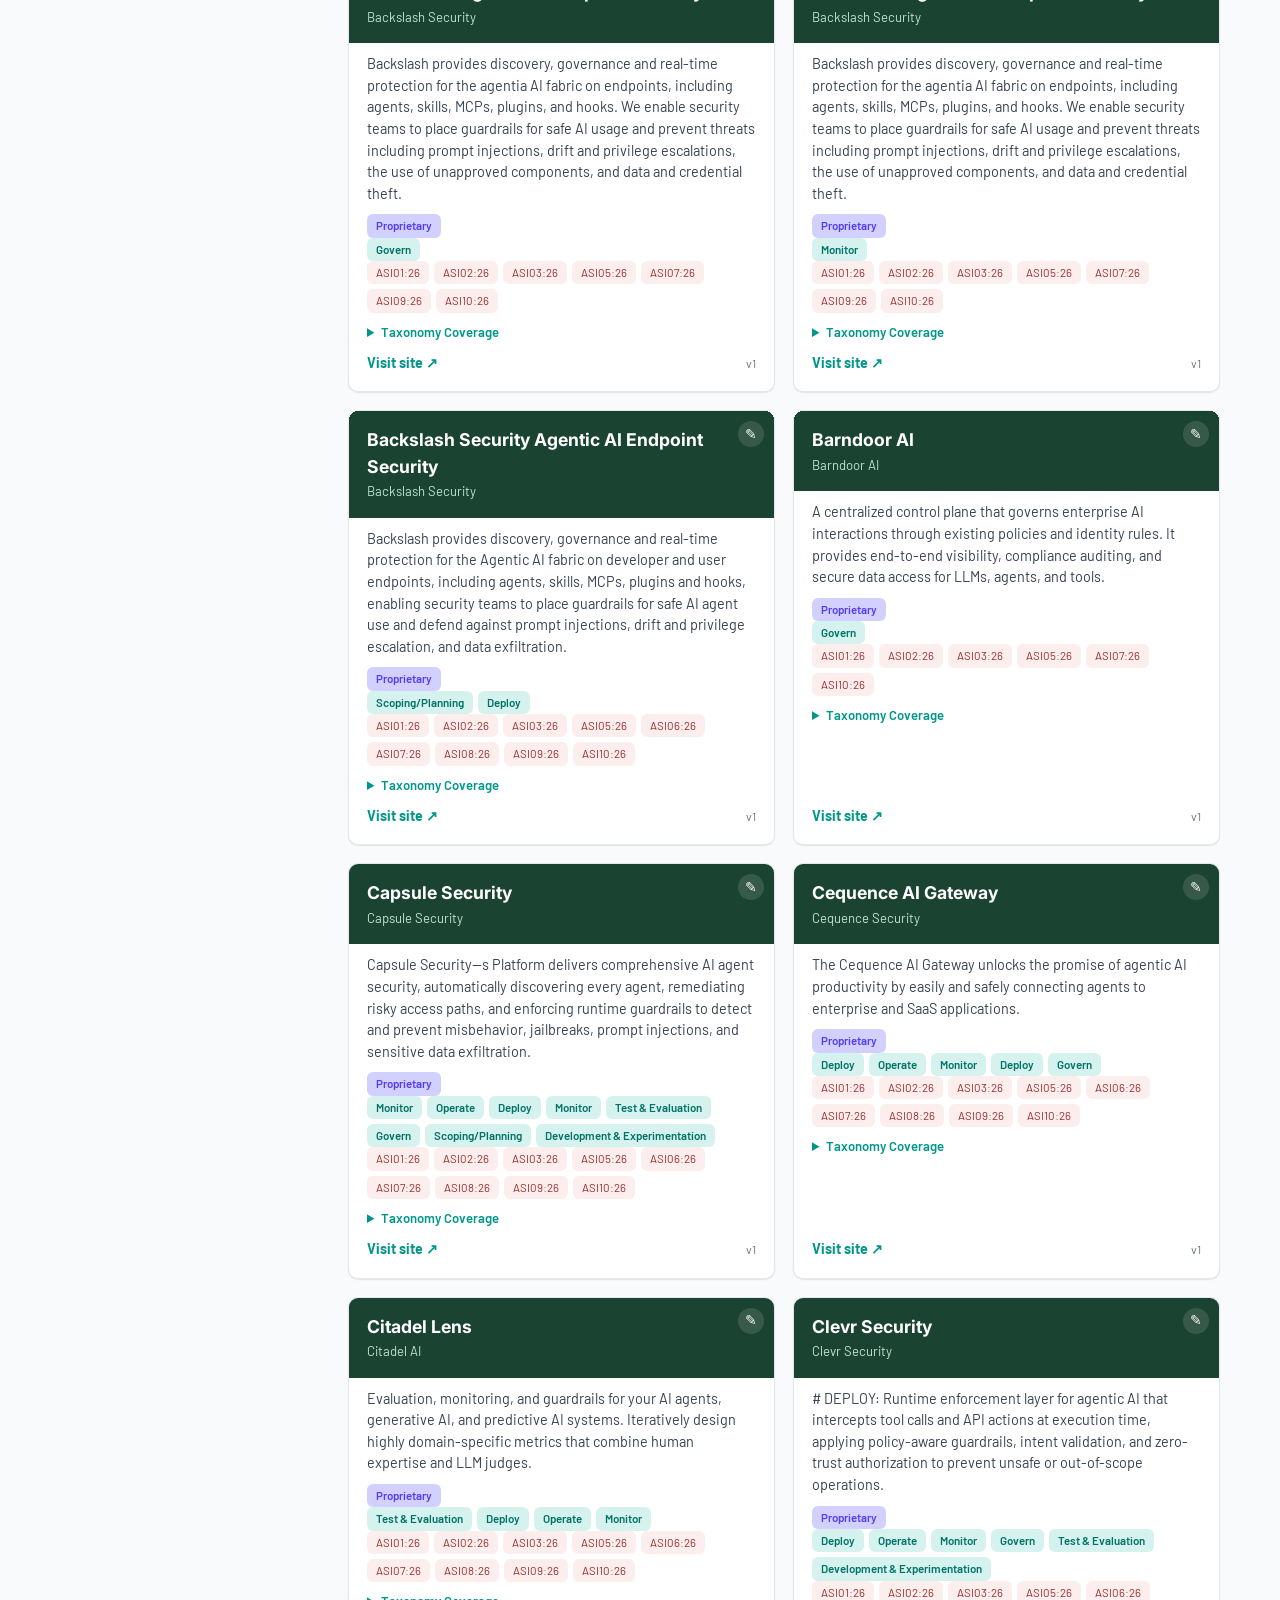
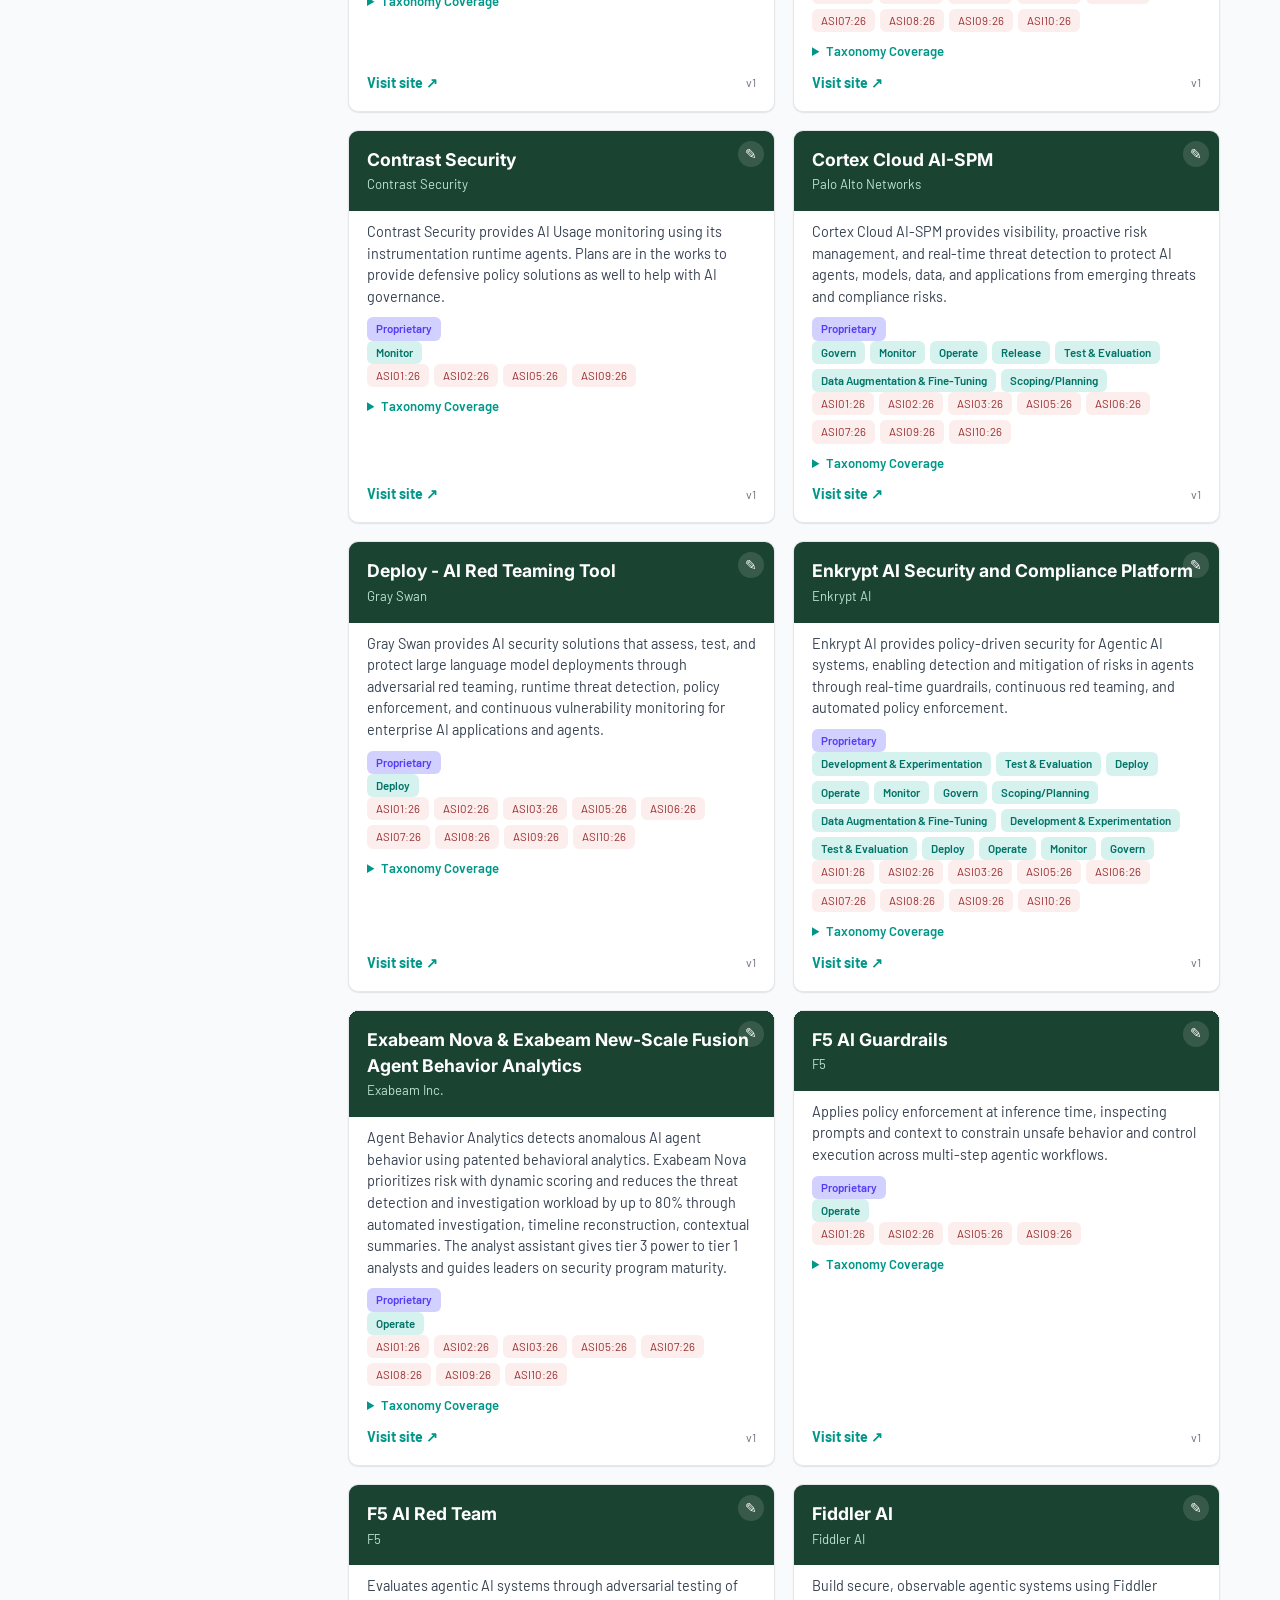
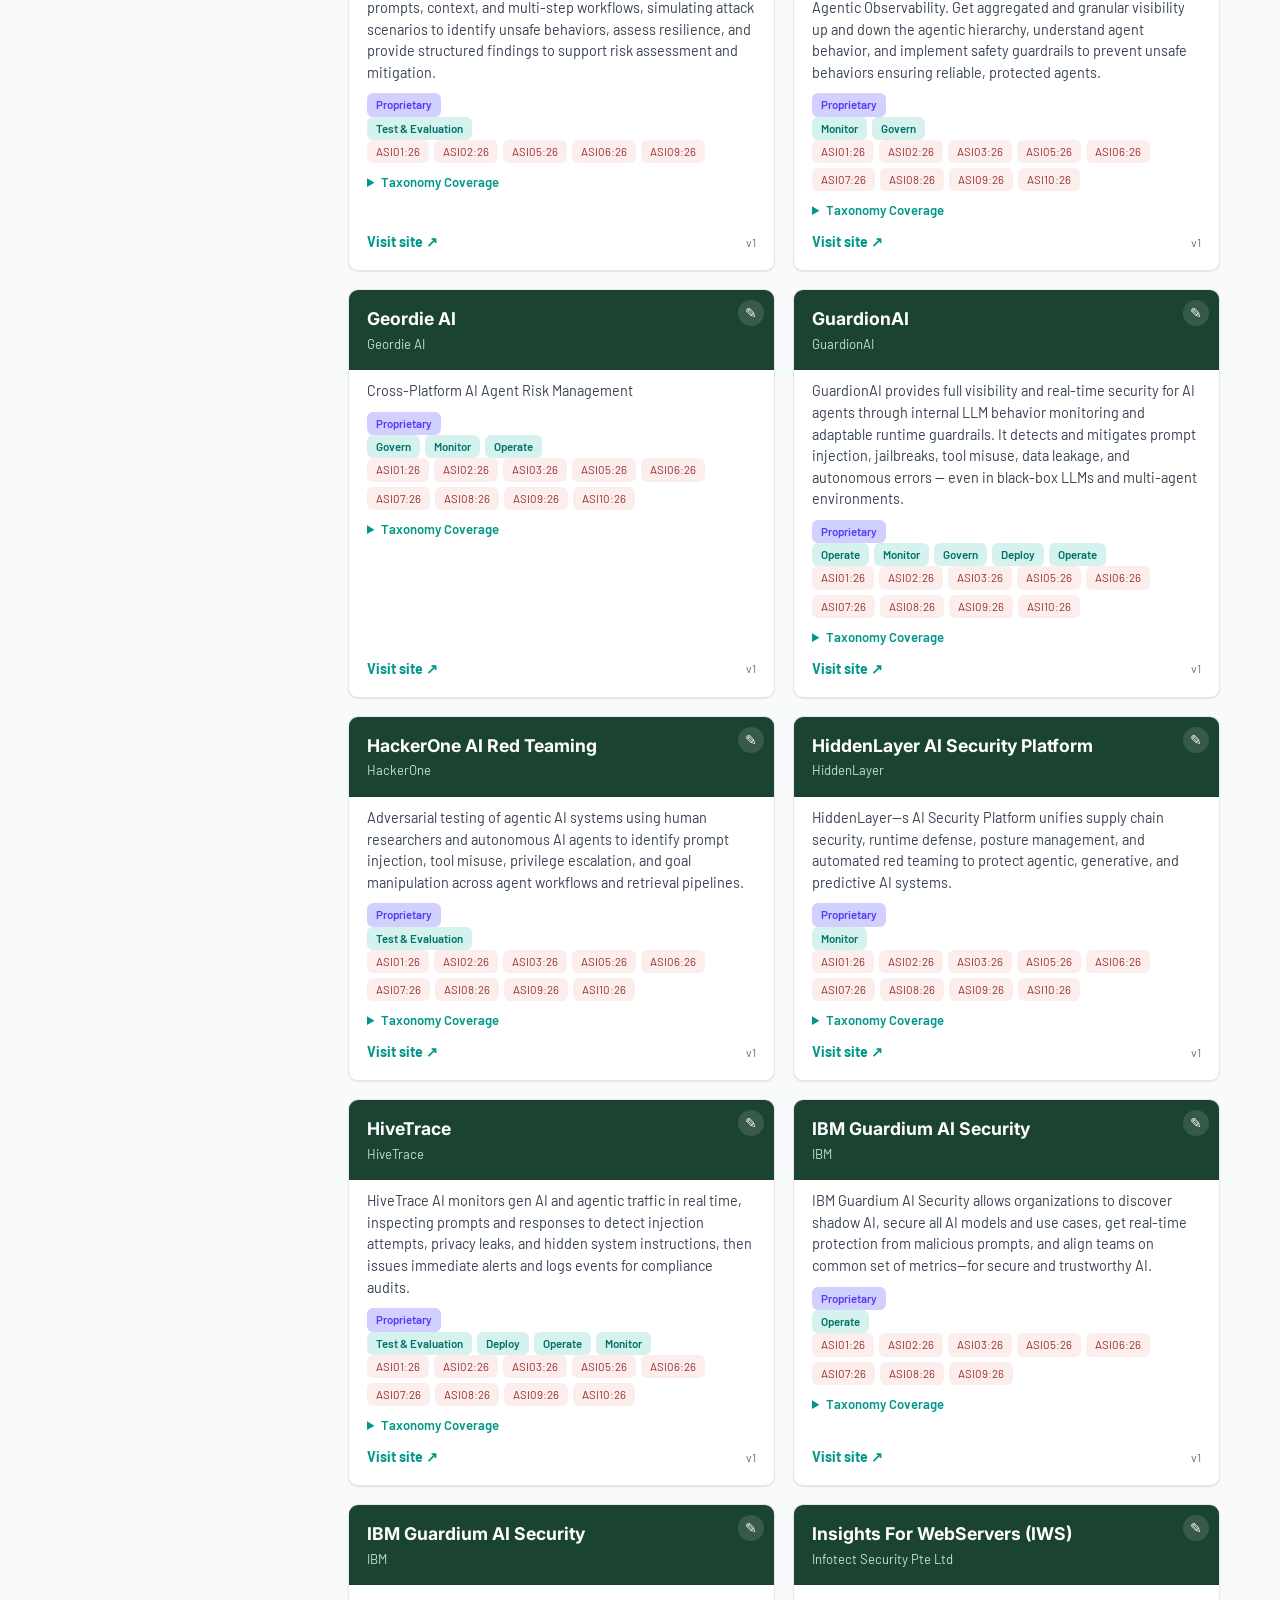
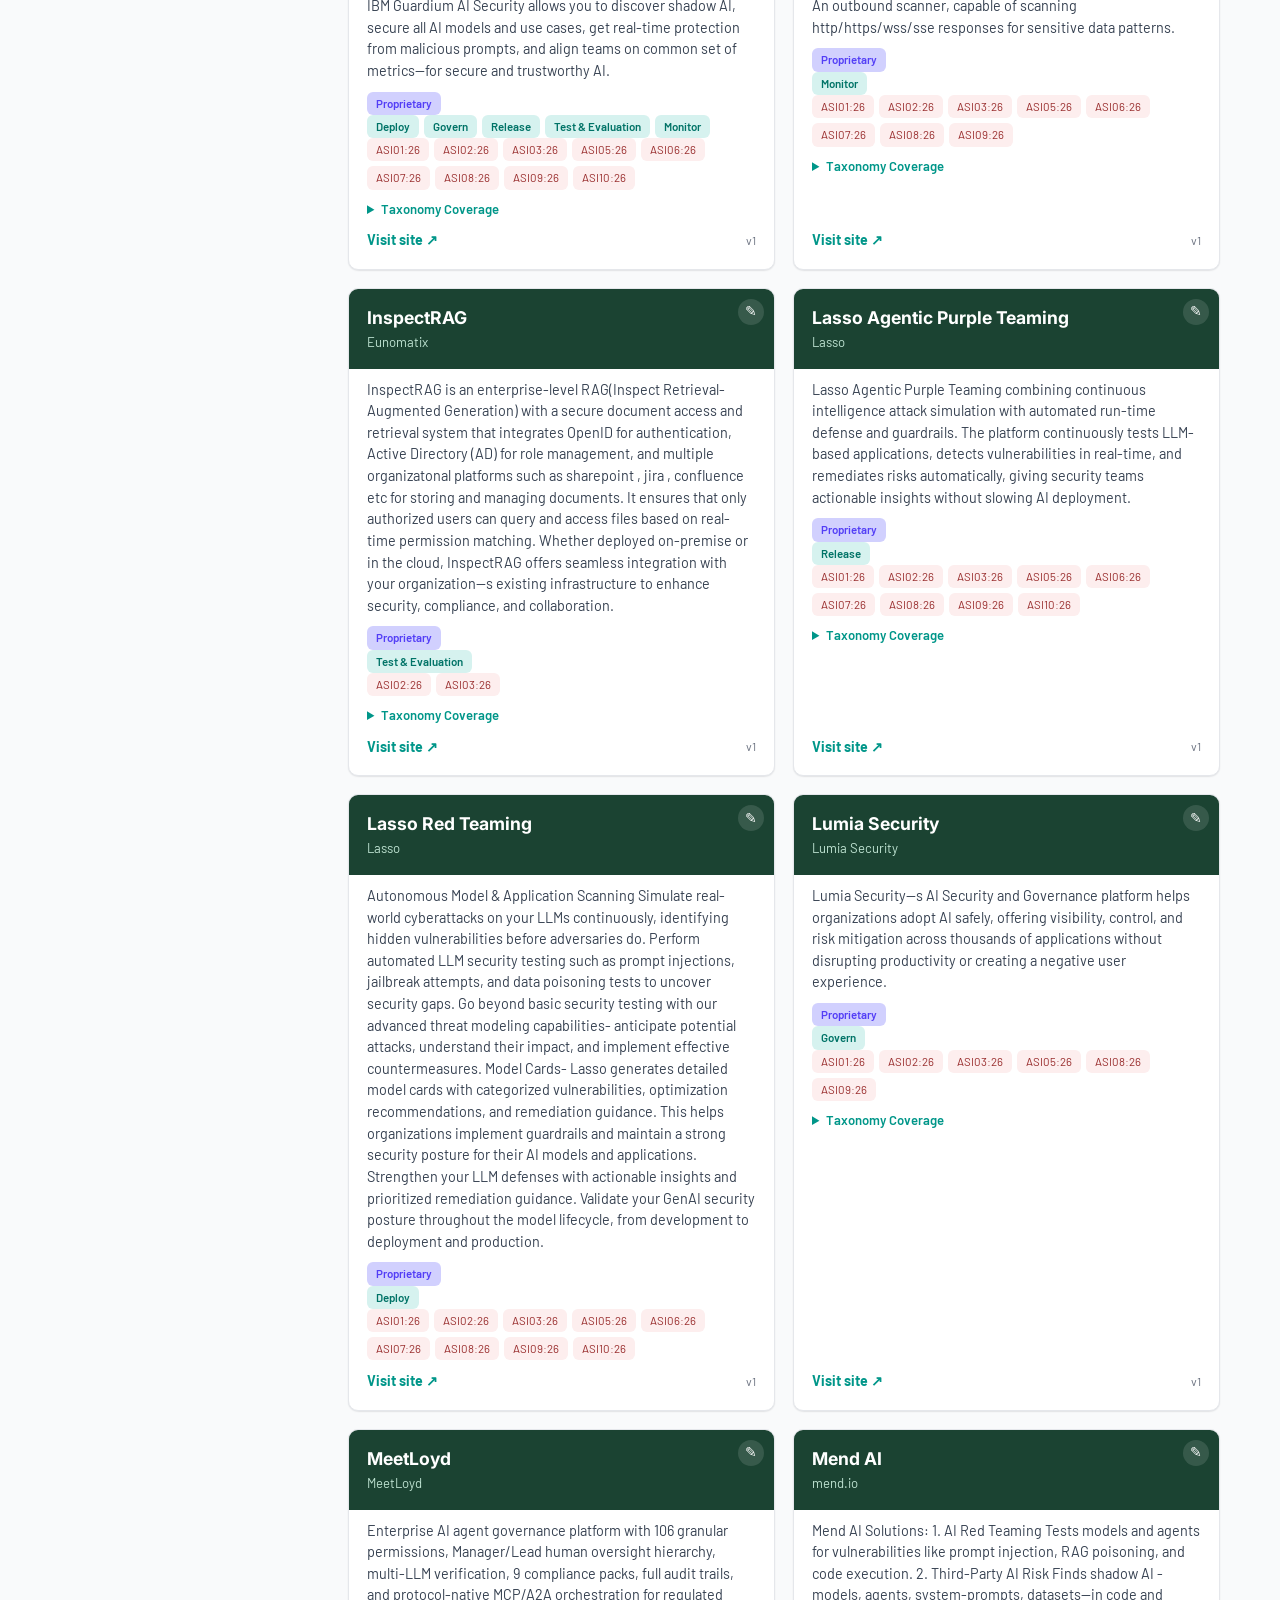
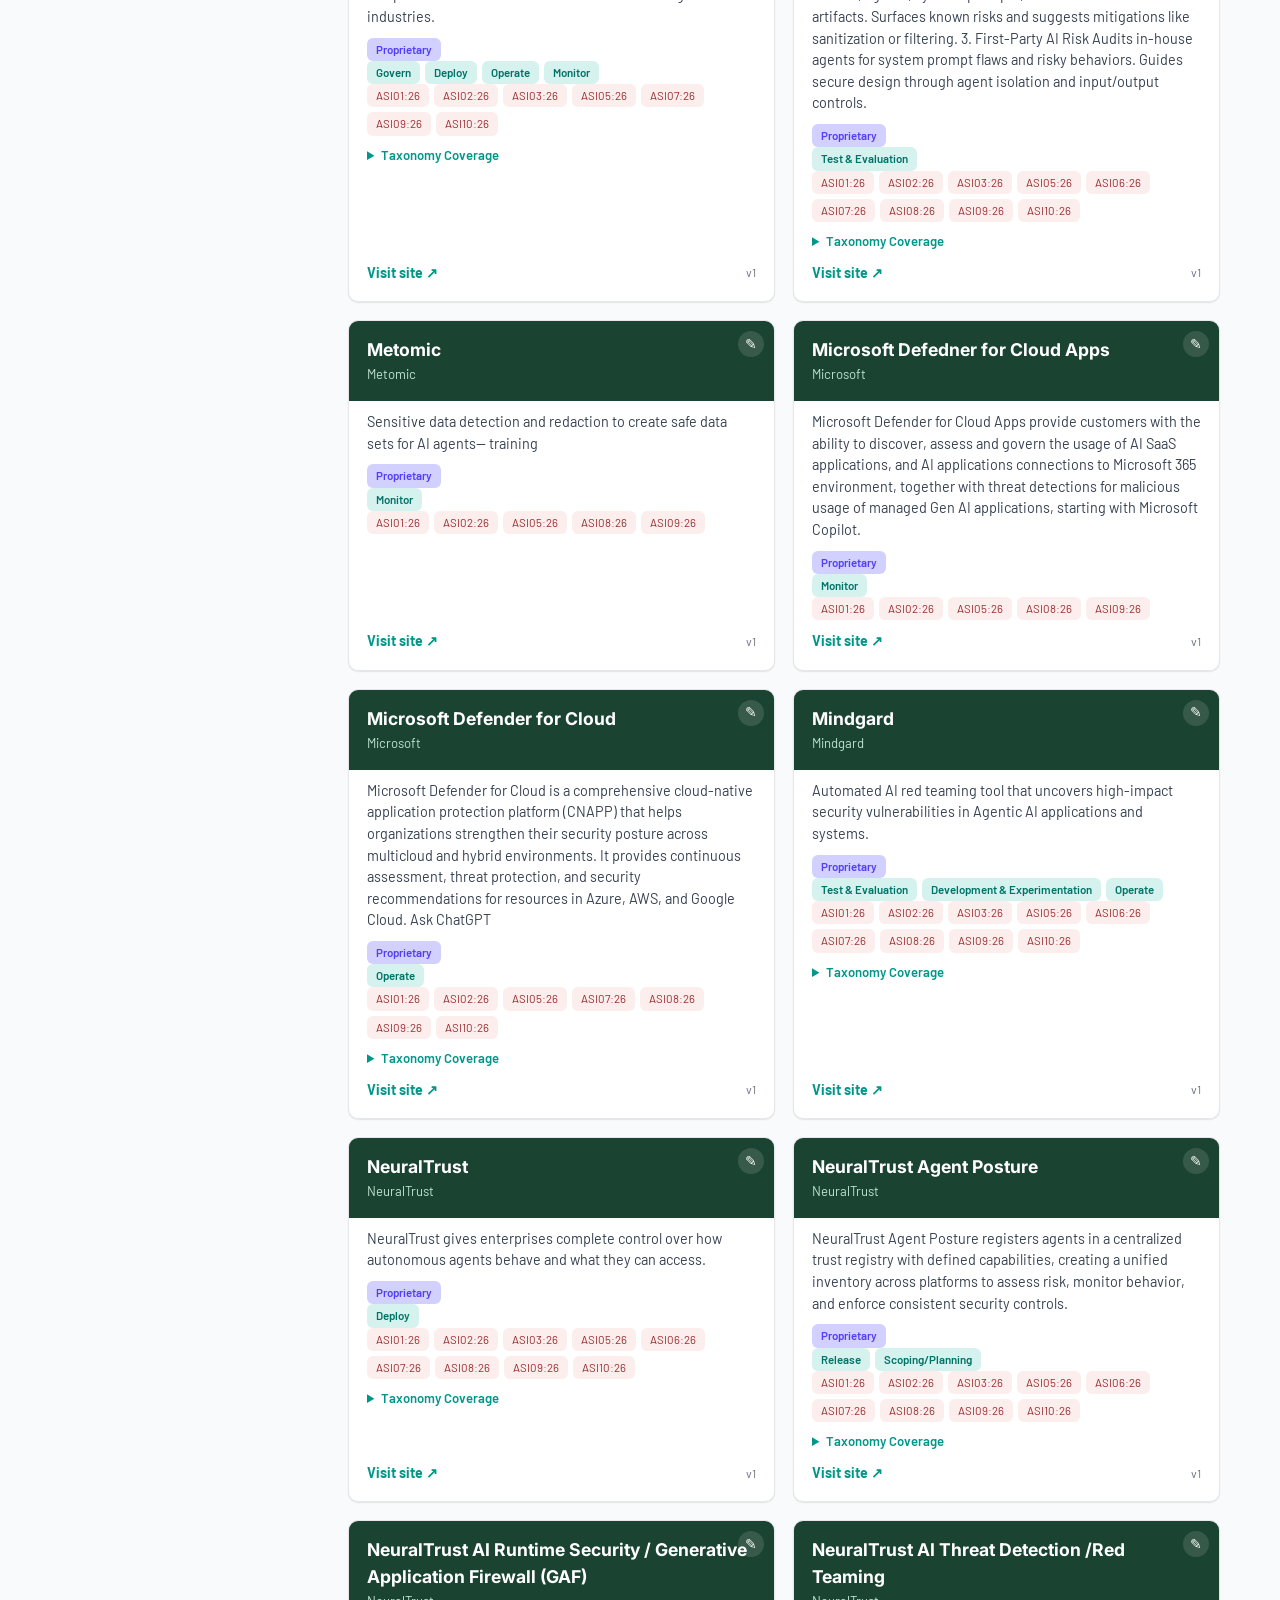
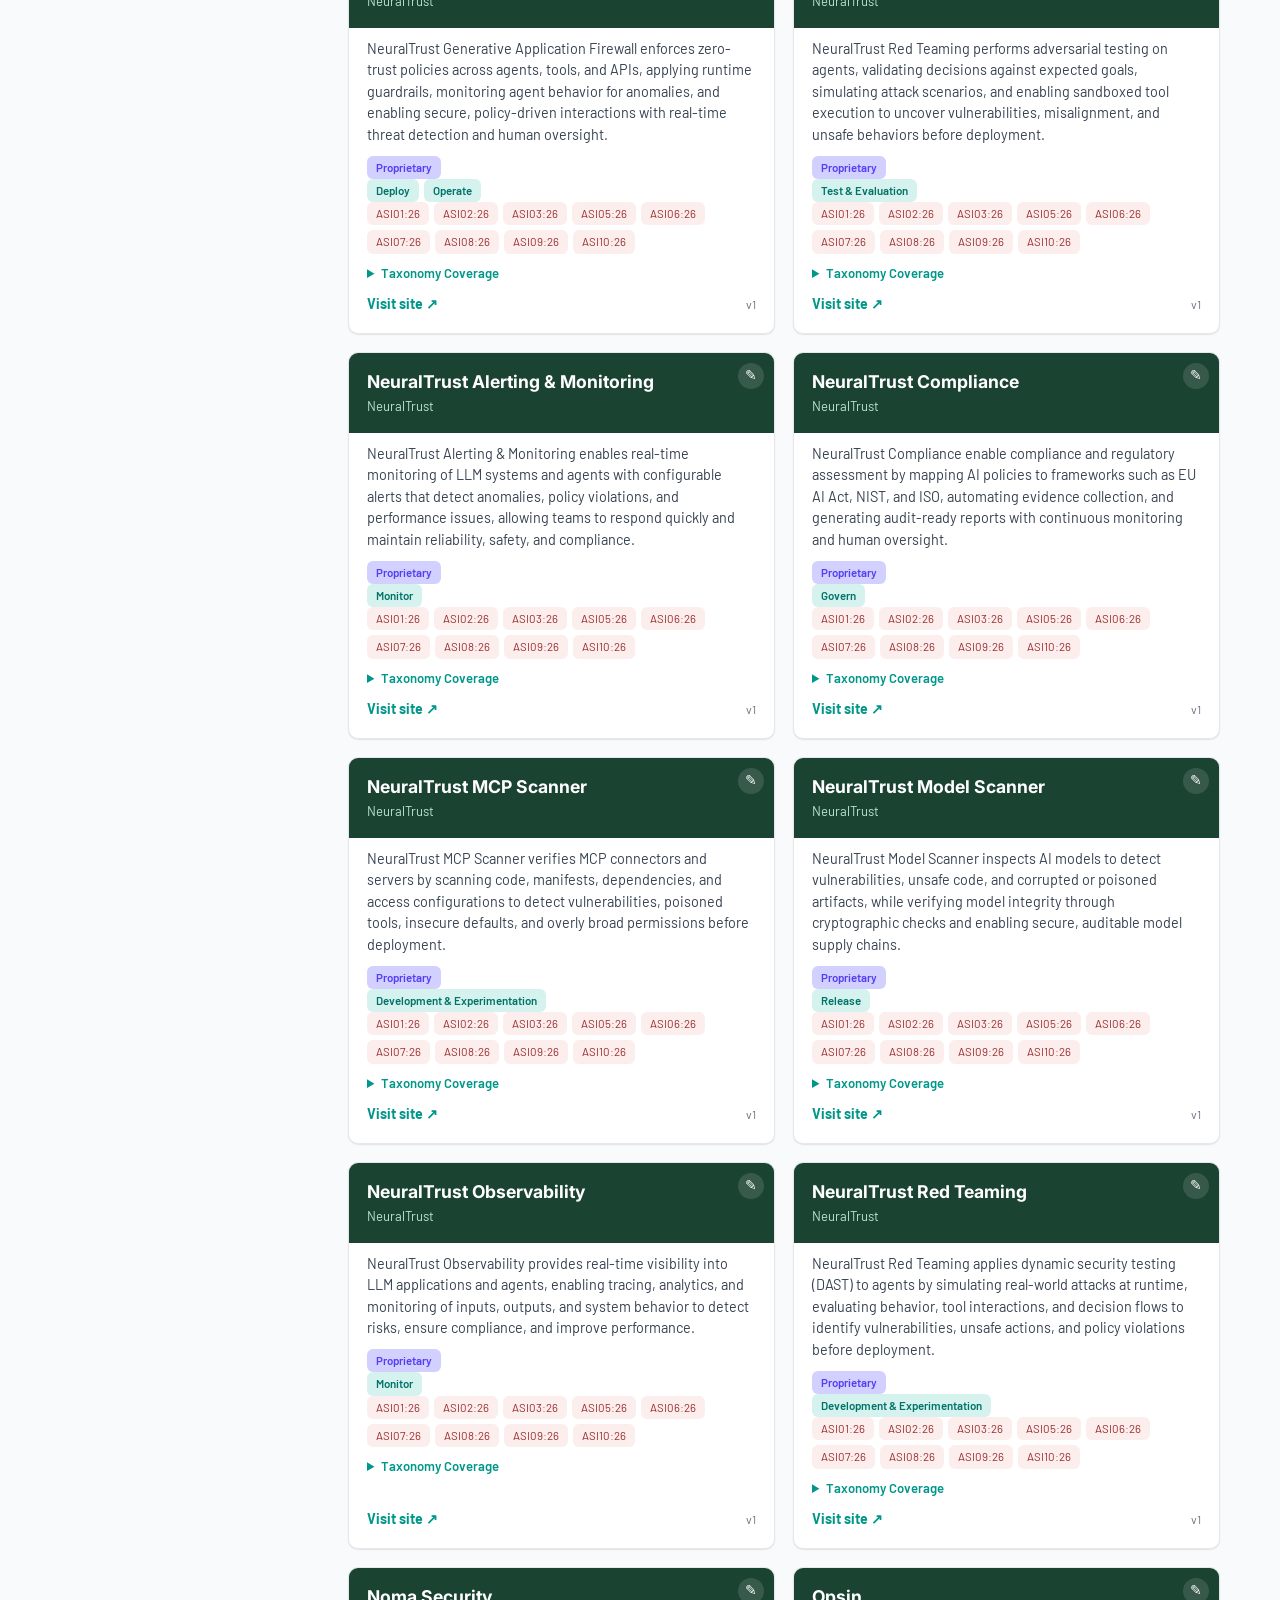
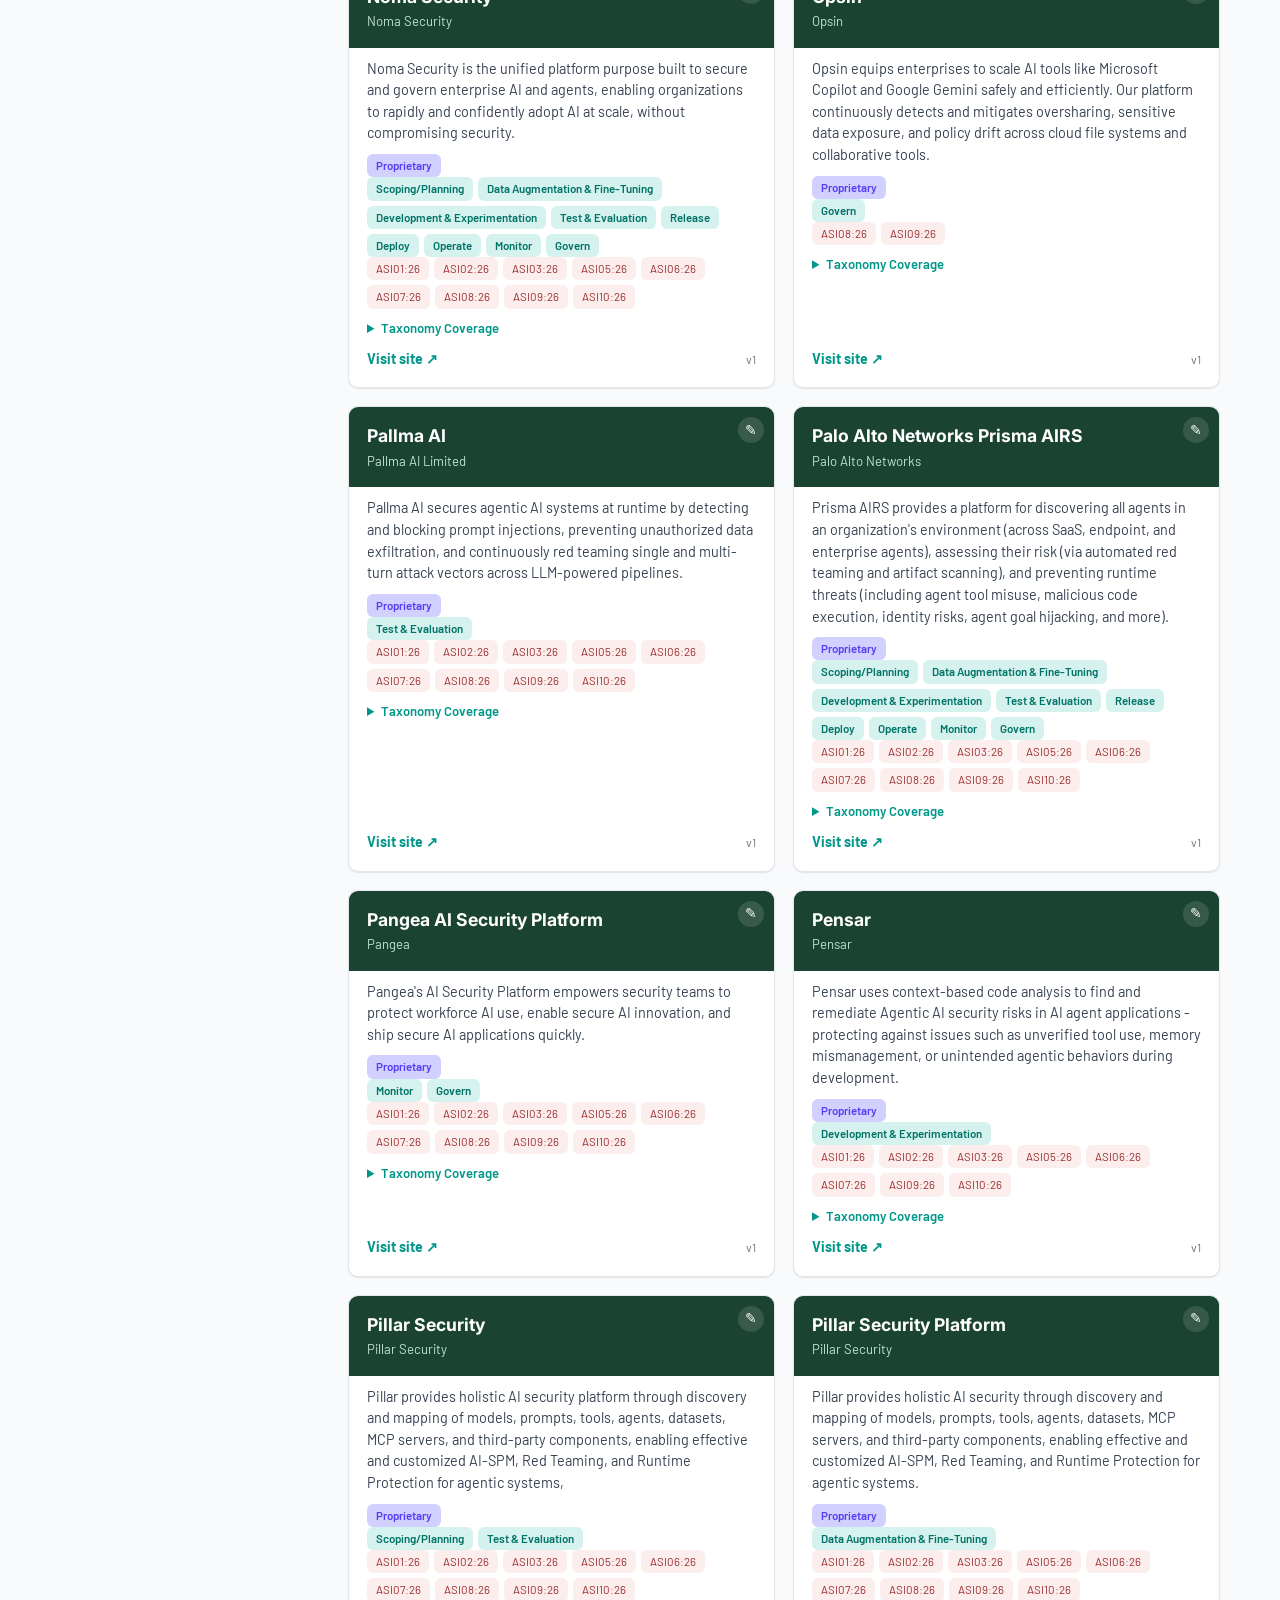
<file: agentic/index.html>
<!DOCTYPE html>
<html lang="en">
<head>
<meta charset="UTF-8">
<meta name="viewport" content="width=device-width, initial-scale=1.0">
<script>
  if (new URLSearchParams(location.search).get("embedded") === "1") {
    document.documentElement.classList.add("embedded");
  }
</script>
<title>Agentic Security Solutions — OWASP GenAI Security Project Solution Directory</title>
<meta name="description" content="A searchable database of agentic AI security solutions.">
<link rel="preconnect" href="https://fonts.googleapis.com">
<link rel="preconnect" href="https://fonts.gstatic.com" crossorigin>
<link href="https://fonts.googleapis.com/css2?family=Barlow:wght@400;500;600;700&family=Inter:wght@600;700;800&display=swap" rel="stylesheet">
<link rel="stylesheet" href="../styles.css">
</head>
<body>
<div class="concept-banner">
  ⚠️ Design concept only — this is a prototype, not an active or production application. Data may be incomplete or out of date.
</div>

<header class="site-header">
  <p class="breadcrumb"><a href="../index.html">OWASP GenAI Security Project Solution Directory</a> / Agentic Security Solutions</p>
  <div class="wrap header-row">
    <h1>Agentic Security Solutions</h1>
  </div>
  <p class="subtitle">A searchable database of tools and platforms for securing agentic AI systems.</p>
</header>

<main class="wrap">
  <input id="search" type="search" placeholder="Search by name, company, or description…" aria-label="Search solutions">

  <div class="layout">
    <aside class="filters-sidebar">
      <h2 class="filters-heading">Filters</h2>
      <div id="facets-container"></div>
      <div class="active-filters" id="active-filters"></div>
    </aside>

    <div class="content">
      <p class="result-count" id="result-count"></p>

      <div class="sort-bar">
        <label class="sort-control">
          Sort:
          <select id="sort-select" aria-label="Sort solutions by name">
            <option value="asc">Name (A–Z)</option>
            <option value="desc">Name (Z–A)</option>
          </select>
        </label>
        <a class="btn btn-primary" href="add.html">+ Submit a Solution</a>
      </div>

      <section id="cards" class="cards" aria-live="polite"></section>
      <p id="empty-state" class="empty-state" hidden>No solutions match your filters.</p>
    </div>
  </div>
</main>

<footer class="site-footer">
  <div class="wrap">
    <p>Data sourced from the OWASP Agentic Security Initiative landscape. <a href="add.html">Suggest a solution to add.</a></p>
  </div>
</footer>

<template id="card-template">
  <article class="card">
    <div class="card-head">
      <a class="card-edit-btn" title="Suggest an edit" aria-label="Suggest an edit">
        <span aria-hidden="true">✎</span>
      </a>
      <h2 class="card-title"></h2>
      <span class="card-company"></span>
    </div>
    <p class="card-description"></p>
    <div class="card-tag-rows"></div>
    <details class="card-details">
      <summary>Taxonomy Coverage</summary>
      <div class="card-coverage"></div>
    </details>
    <div class="card-footer">
      <a class="card-link" target="_blank" rel="noopener noreferrer">Visit site ↗</a>
      <span class="card-version" title="Version history"></span>
    </div>
  </article>
</template>

<script src="db.config.js"></script>
<script src="../shared/site.js"></script>
</body>
</html>
</file>
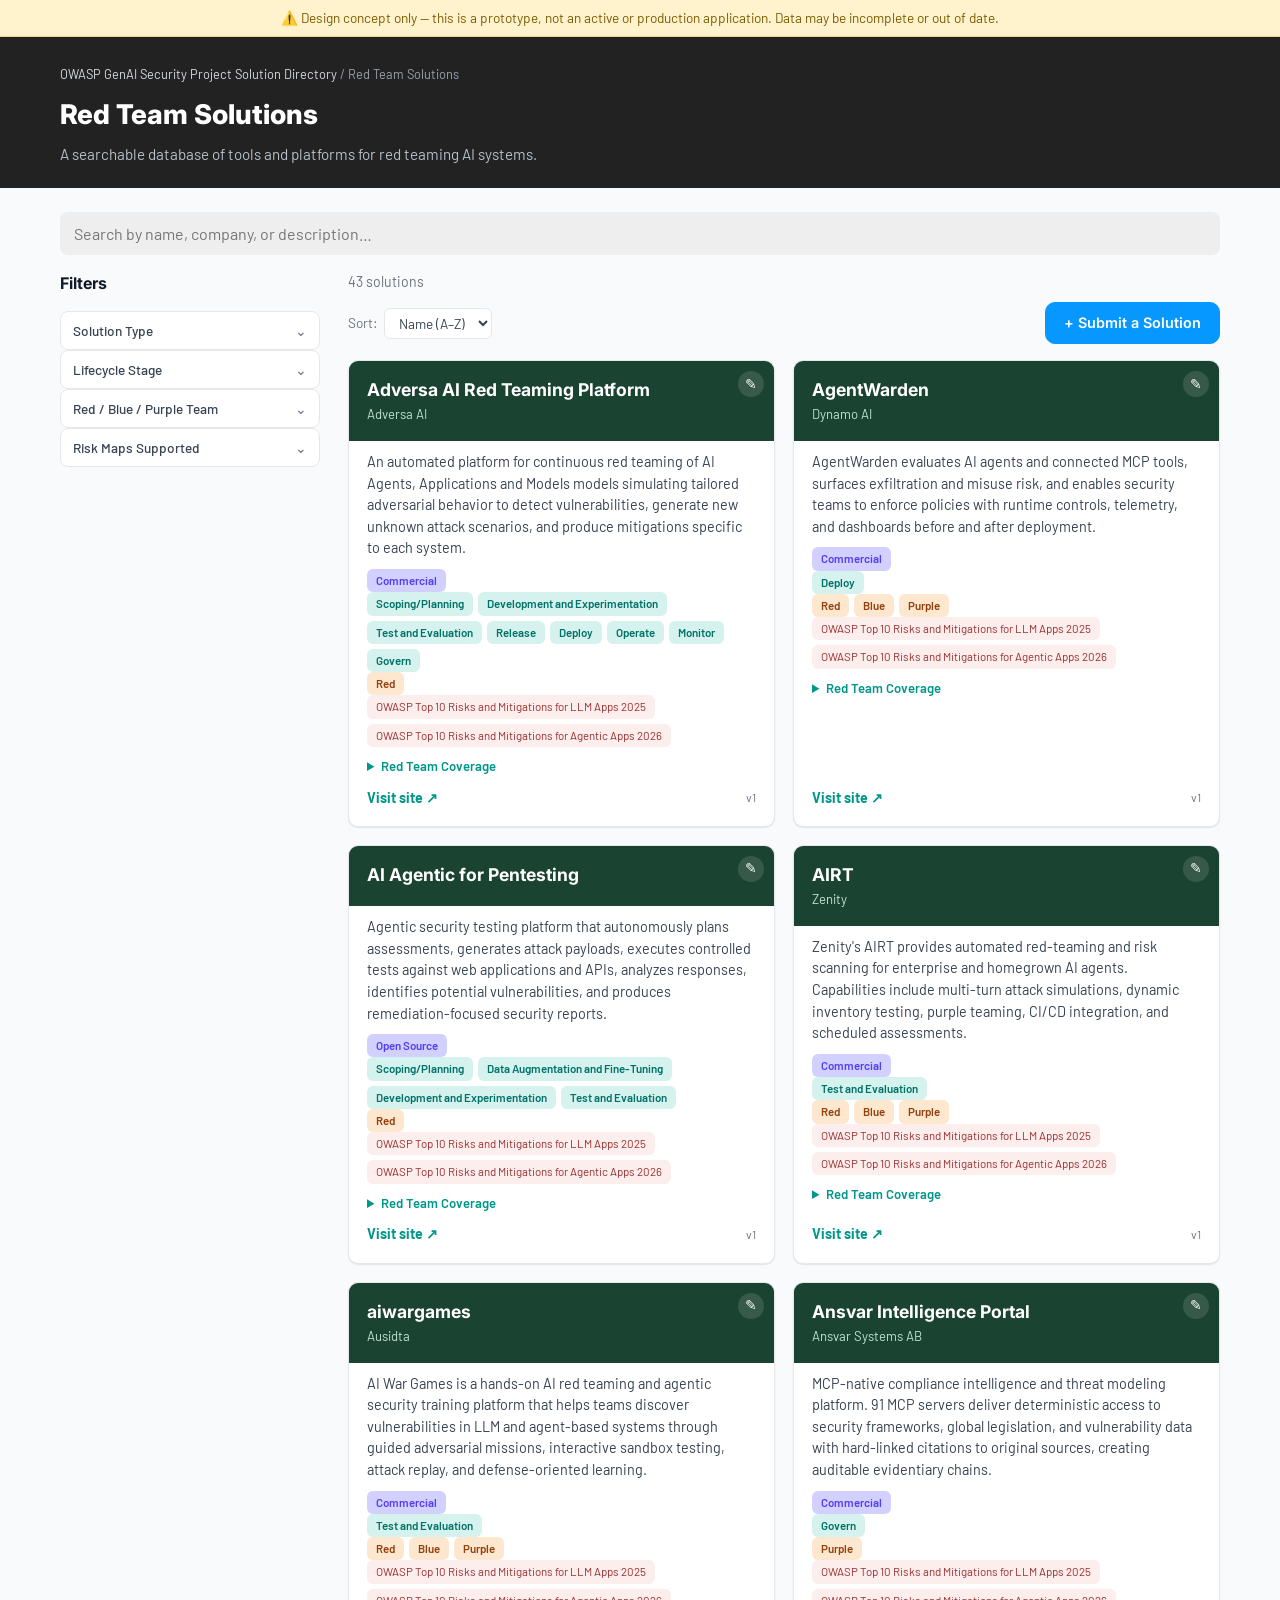
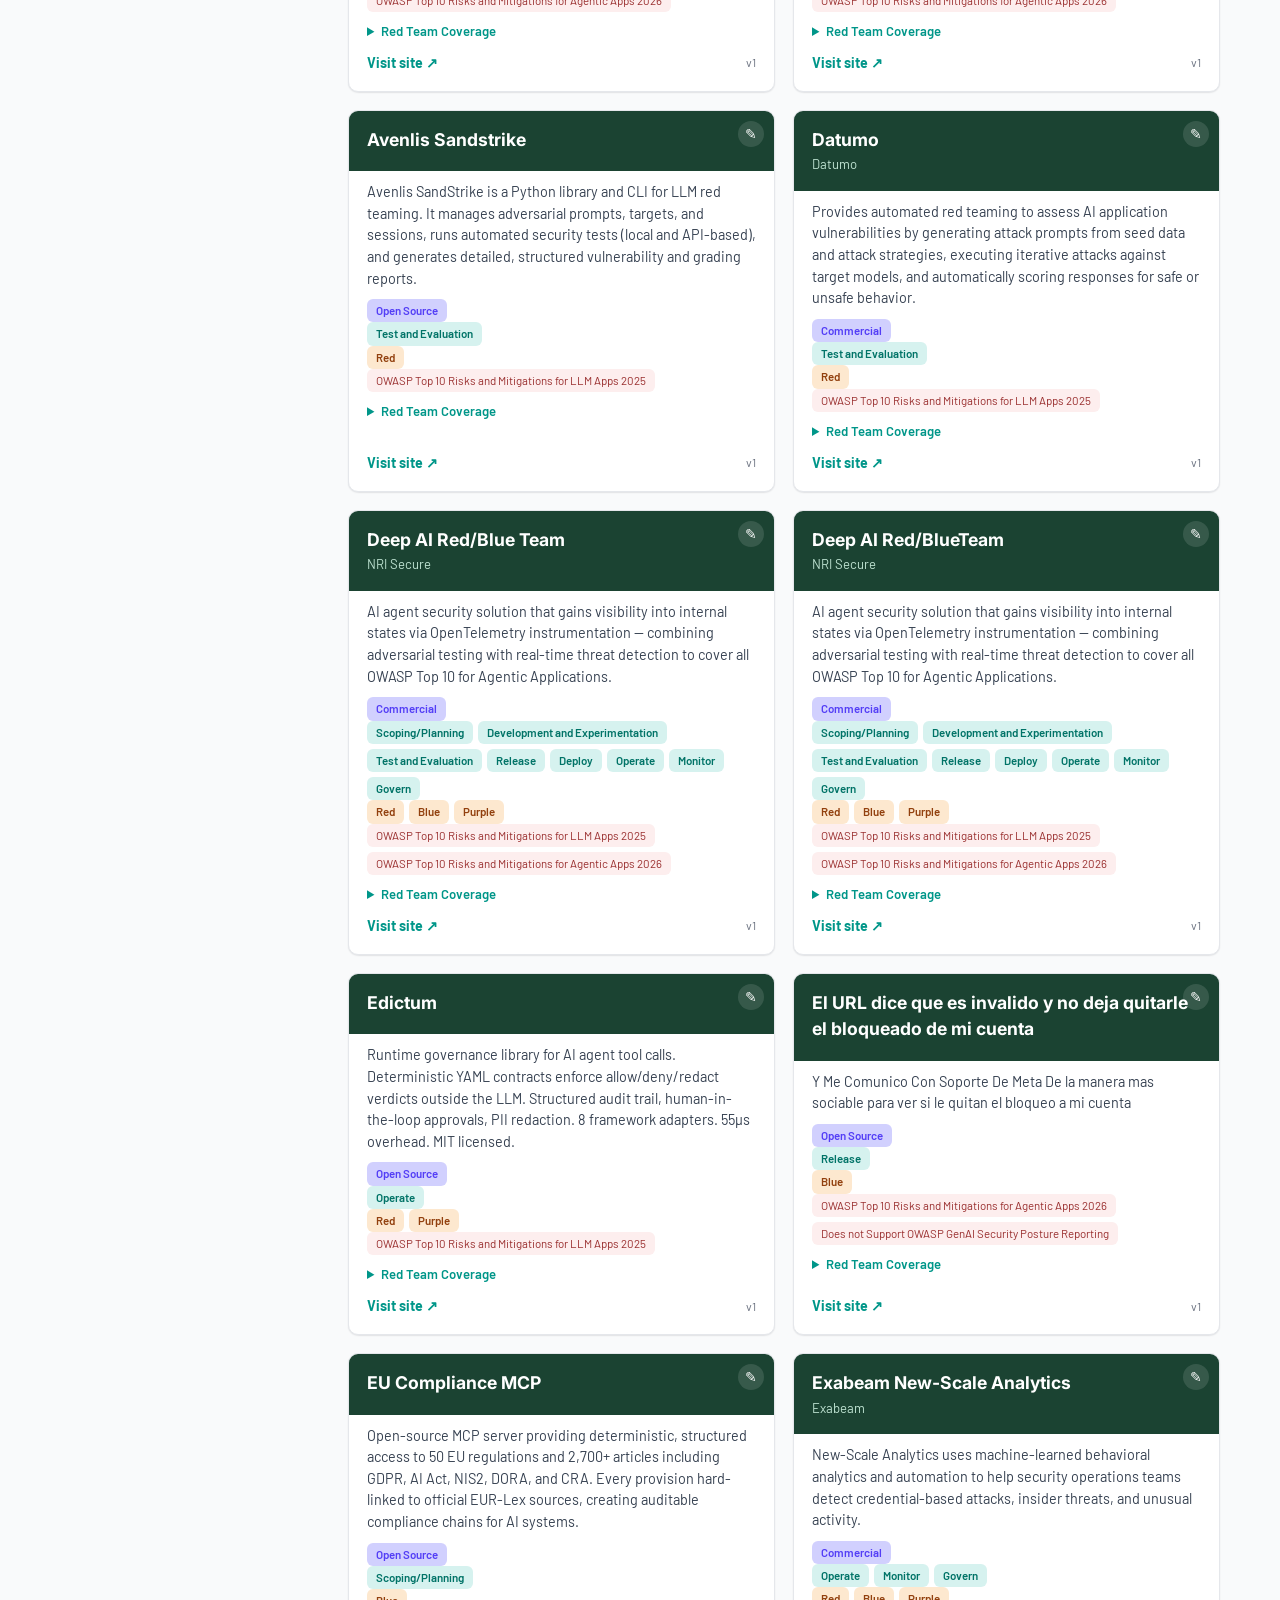
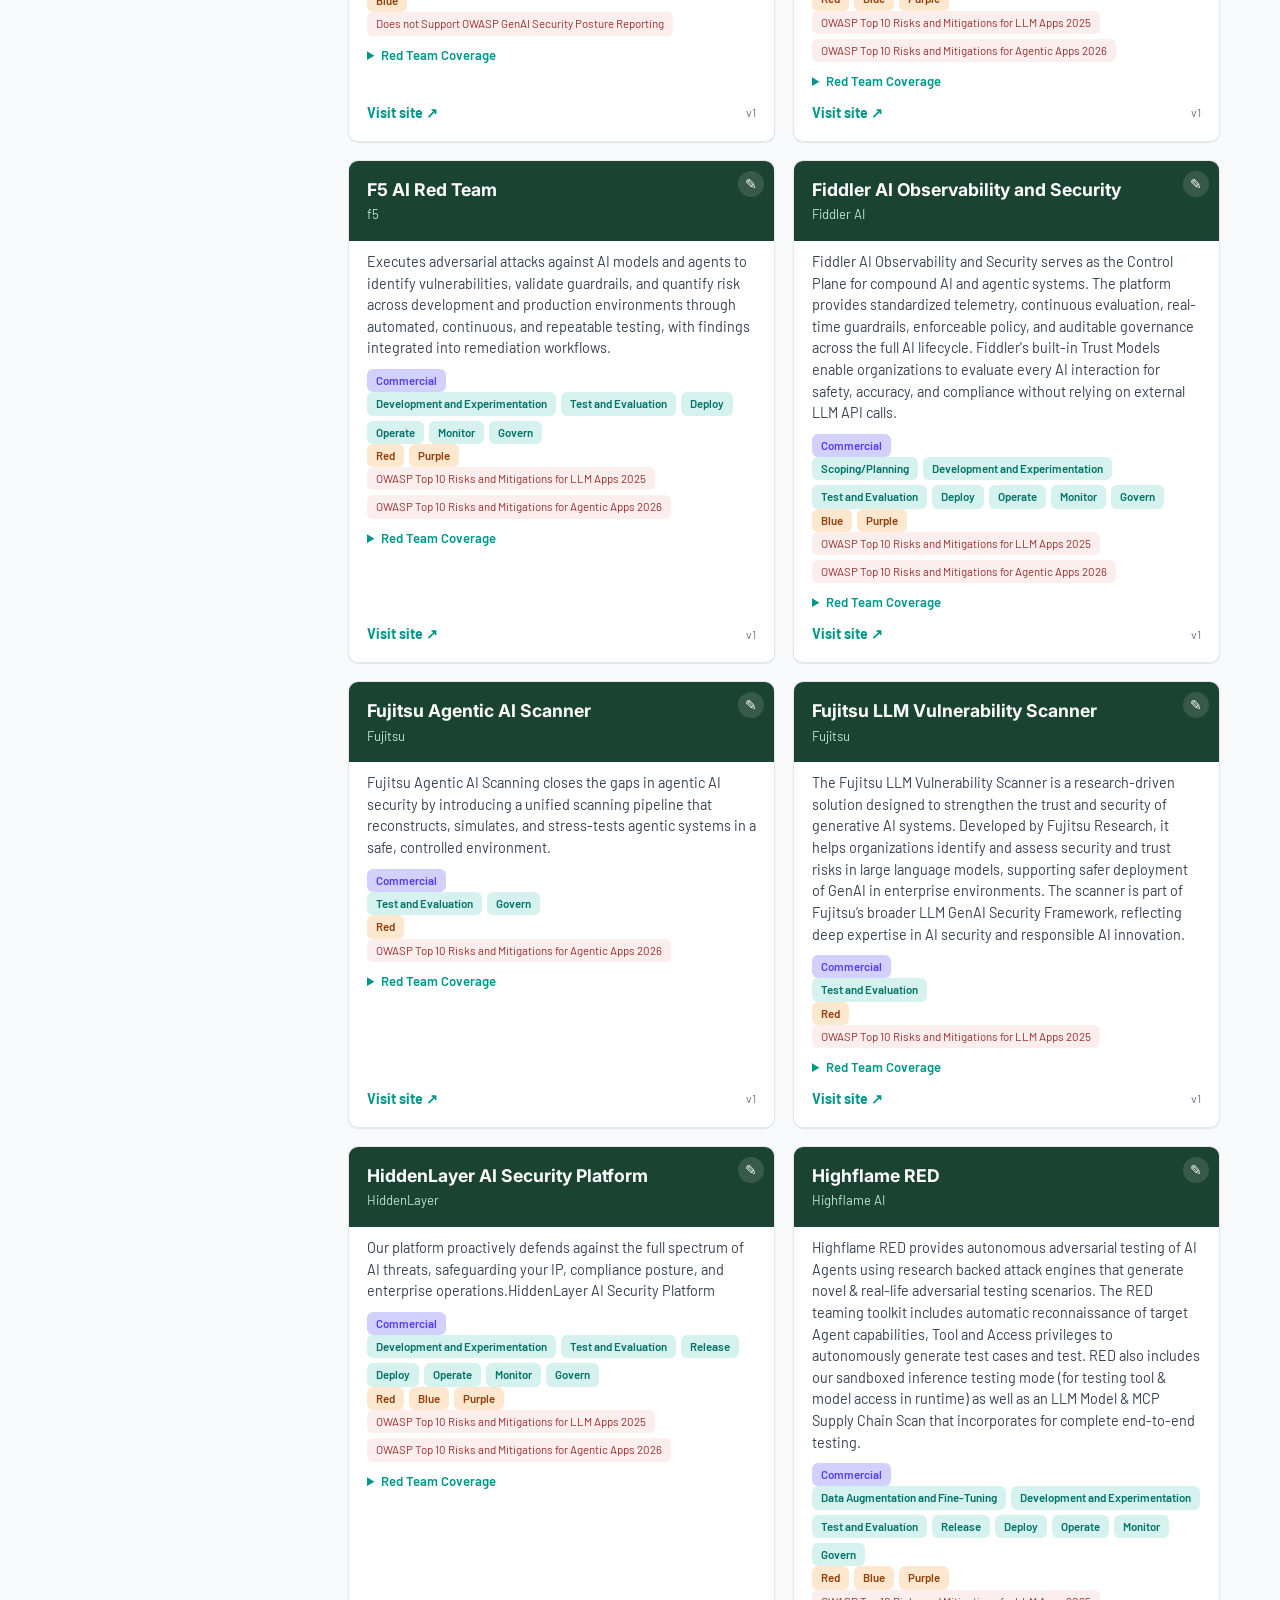
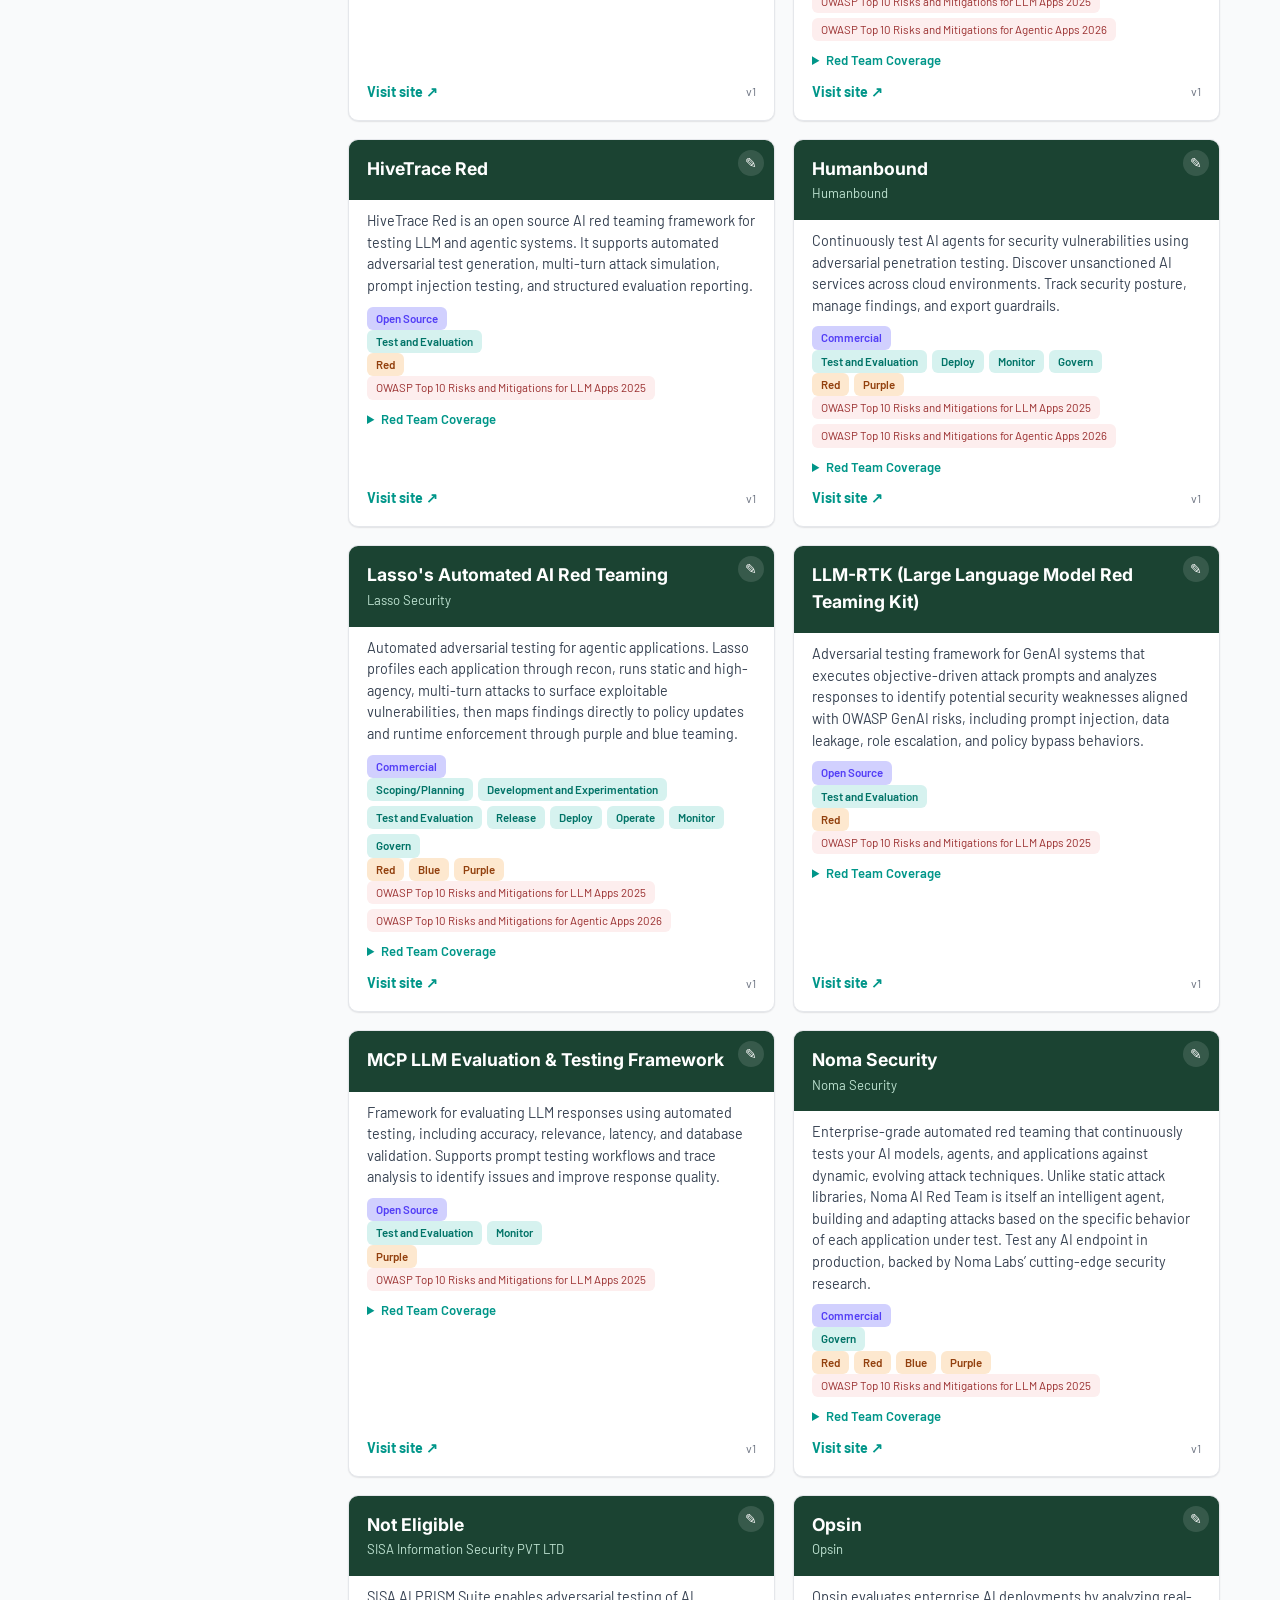
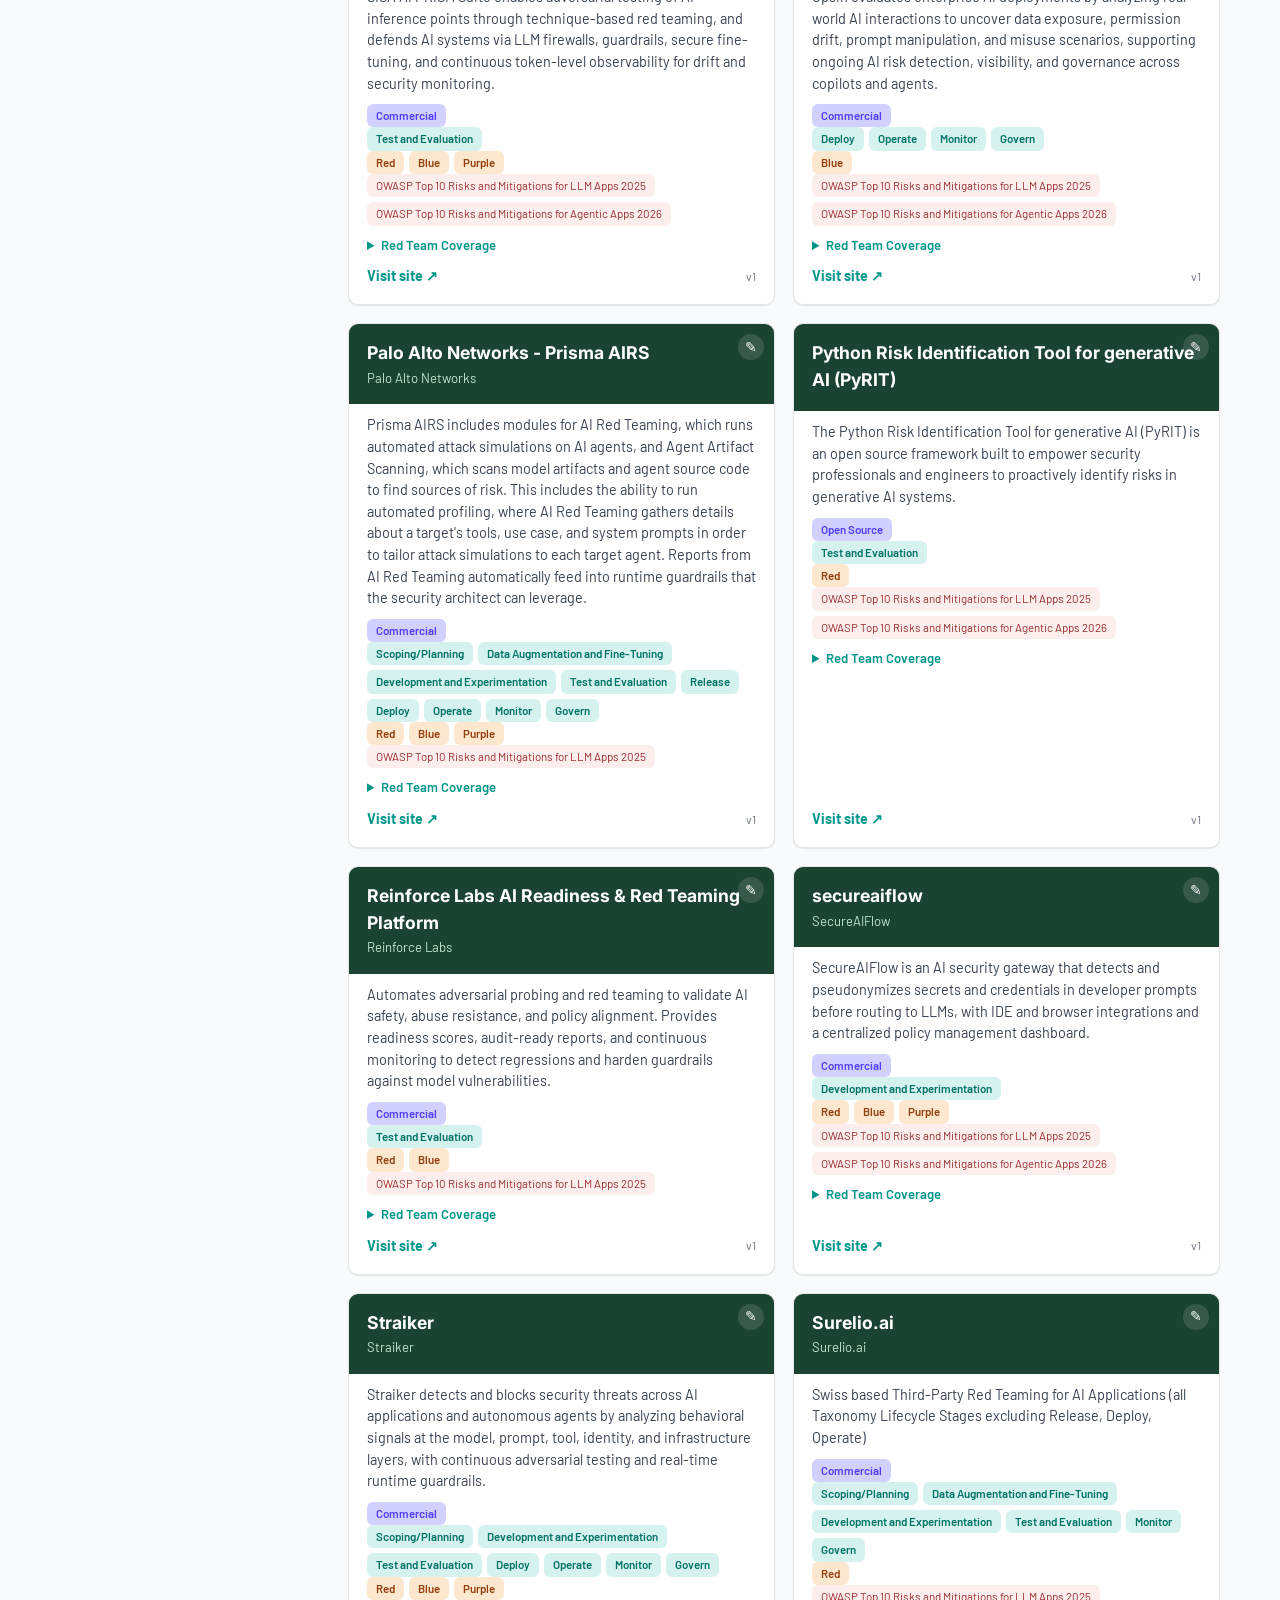
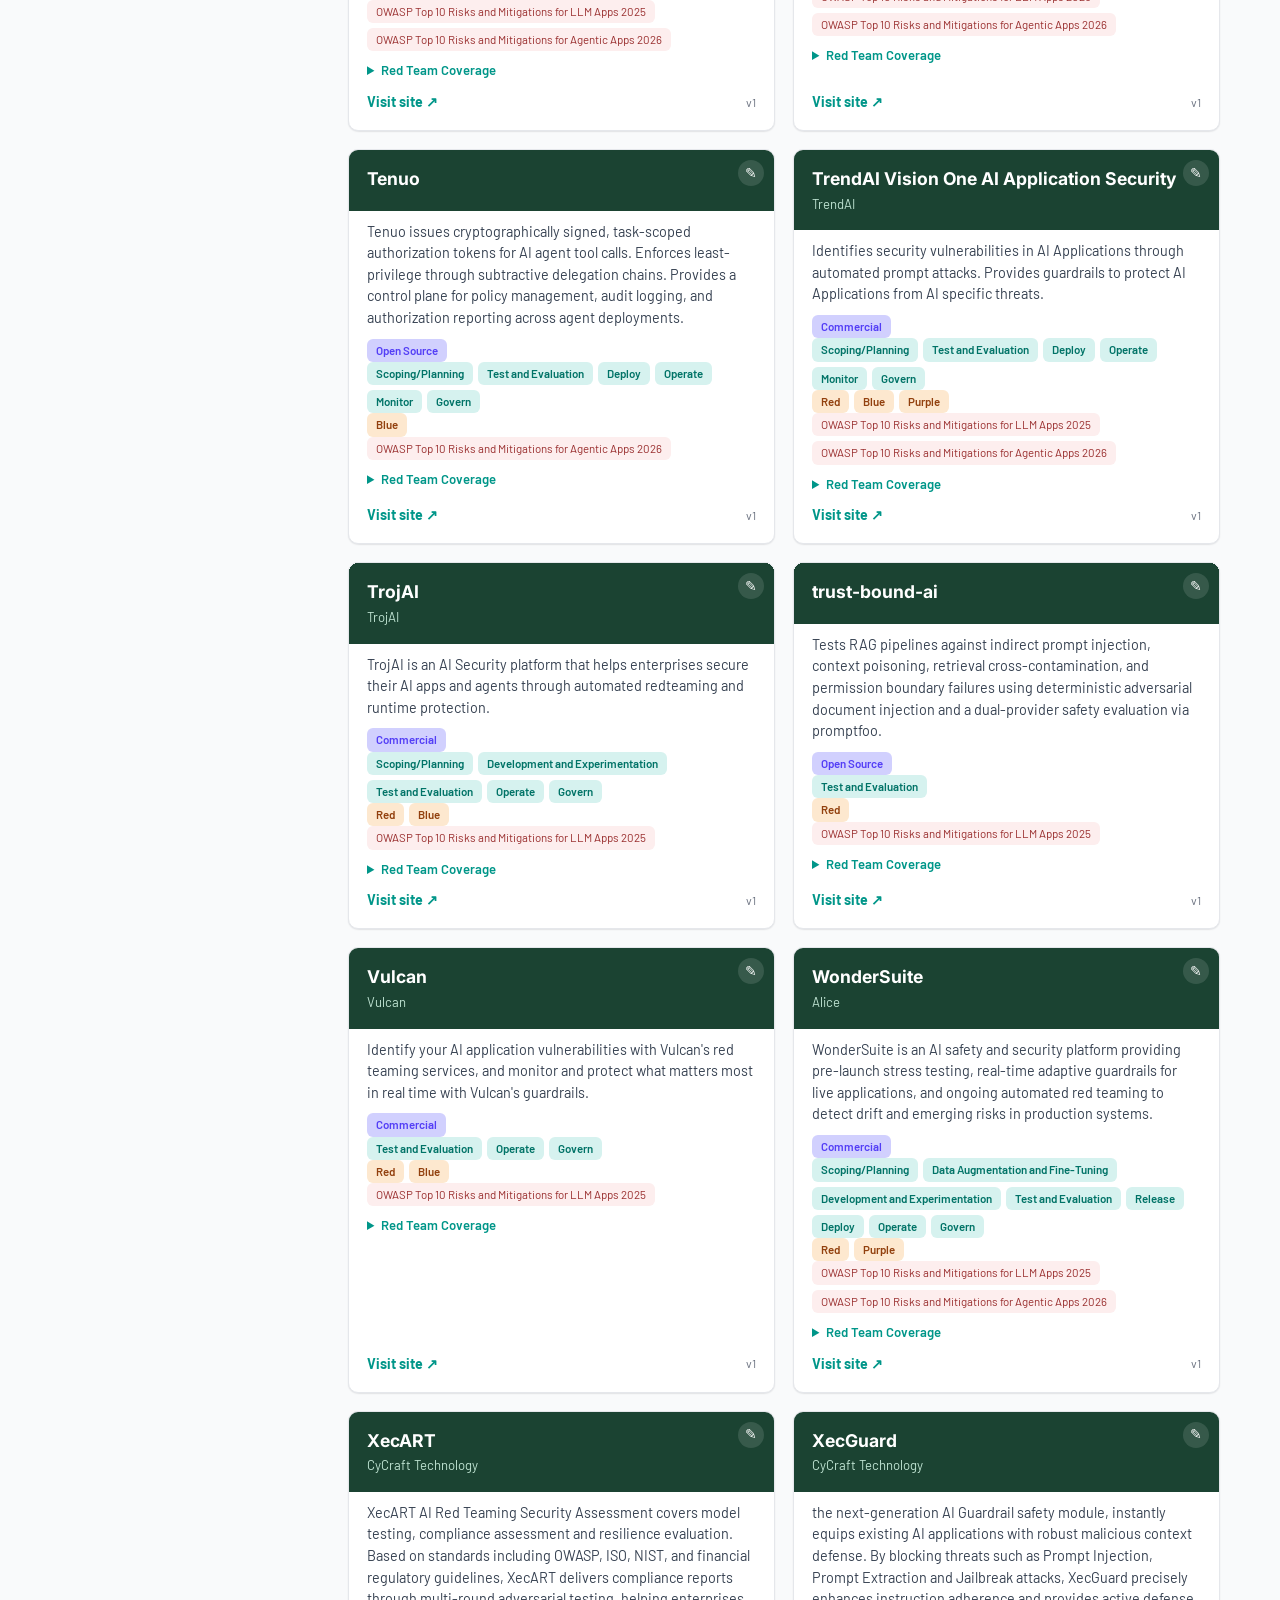
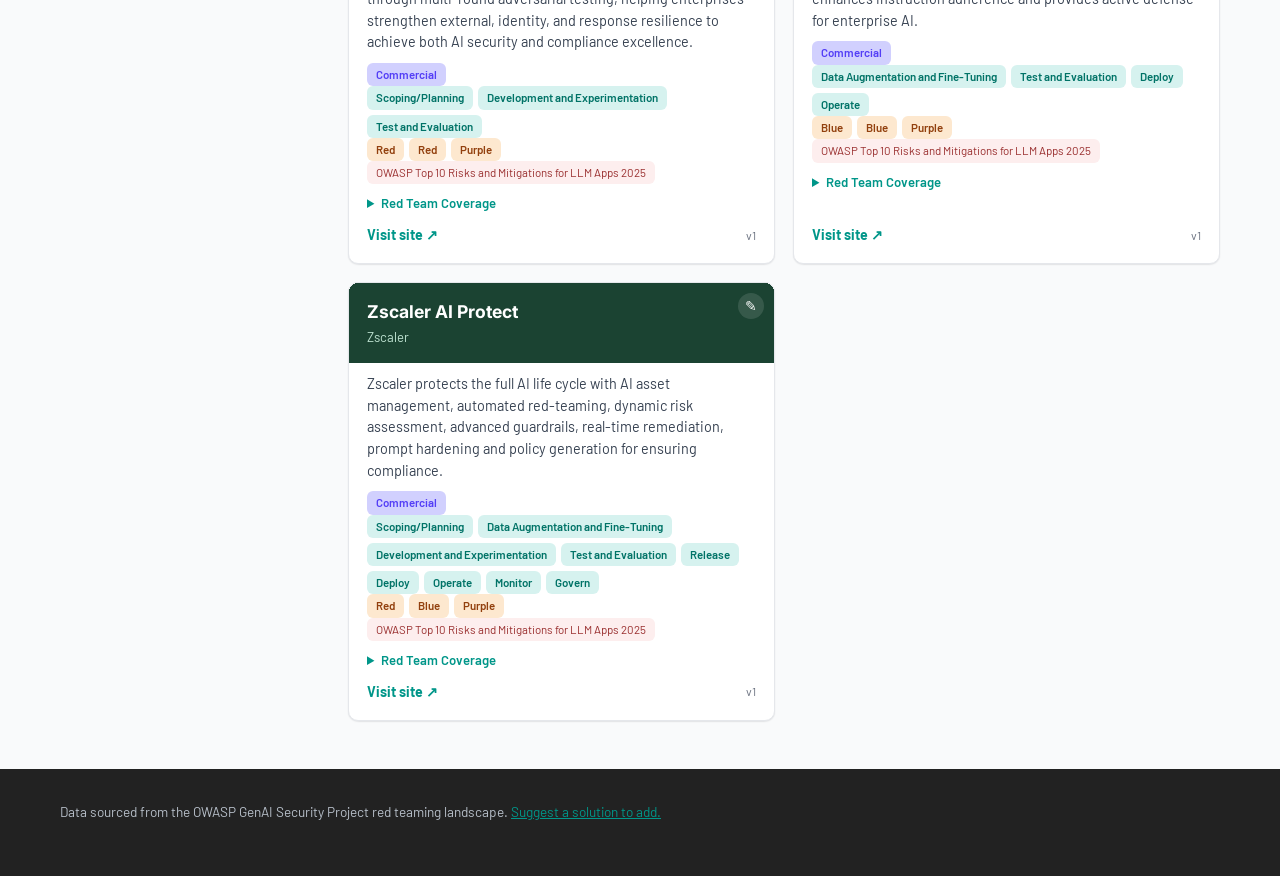
<file: redteam/index.html>
<!DOCTYPE html>
<html lang="en">
<head>
<meta charset="UTF-8">
<meta name="viewport" content="width=device-width, initial-scale=1.0">
<script>
  if (new URLSearchParams(location.search).get("embedded") === "1") {
    document.documentElement.classList.add("embedded");
  }
</script>
<title>Red Team Solutions — OWASP GenAI Security Project Solution Directory</title>
<meta name="description" content="A searchable database of AI red teaming solutions.">
<link rel="preconnect" href="https://fonts.googleapis.com">
<link rel="preconnect" href="https://fonts.gstatic.com" crossorigin>
<link href="https://fonts.googleapis.com/css2?family=Barlow:wght@400;500;600;700&family=Inter:wght@600;700;800&display=swap" rel="stylesheet">
<link rel="stylesheet" href="../styles.css">
</head>
<body>
<div class="concept-banner">
  ⚠️ Design concept only — this is a prototype, not an active or production application. Data may be incomplete or out of date.
</div>

<header class="site-header">
  <p class="breadcrumb"><a href="../index.html">OWASP GenAI Security Project Solution Directory</a> / Red Team Solutions</p>
  <div class="wrap header-row">
    <h1>Red Team Solutions</h1>
  </div>
  <p class="subtitle">A searchable database of tools and platforms for red teaming AI systems.</p>
</header>

<main class="wrap">
  <input id="search" type="search" placeholder="Search by name, company, or description…" aria-label="Search solutions">

  <div class="layout">
    <aside class="filters-sidebar">
      <h2 class="filters-heading">Filters</h2>
      <div id="facets-container"></div>
      <div class="active-filters" id="active-filters"></div>
    </aside>

    <div class="content">
      <p class="result-count" id="result-count"></p>

      <div class="sort-bar">
        <label class="sort-control">
          Sort:
          <select id="sort-select" aria-label="Sort solutions by name">
            <option value="asc">Name (A–Z)</option>
            <option value="desc">Name (Z–A)</option>
          </select>
        </label>
        <a class="btn btn-primary" href="add.html">+ Submit a Solution</a>
      </div>

      <section id="cards" class="cards" aria-live="polite"></section>
      <p id="empty-state" class="empty-state" hidden>No solutions match your filters.</p>
    </div>
  </div>
</main>

<footer class="site-footer">
  <div class="wrap">
    <p>Data sourced from the OWASP GenAI Security Project red teaming landscape. <a href="add.html">Suggest a solution to add.</a></p>
  </div>
</footer>

<template id="card-template">
  <article class="card">
    <div class="card-head">
      <a class="card-edit-btn" title="Suggest an edit" aria-label="Suggest an edit">
        <span aria-hidden="true">✎</span>
      </a>
      <h2 class="card-title"></h2>
      <span class="card-company"></span>
    </div>
    <p class="card-description"></p>
    <div class="card-tag-rows"></div>
    <details class="card-details">
      <summary>Red Team Coverage</summary>
      <div class="card-coverage"></div>
    </details>
    <div class="card-footer">
      <a class="card-link" target="_blank" rel="noopener noreferrer">Visit site ↗</a>
      <span class="card-version" title="Version history"></span>
    </div>
  </article>
</template>

<script src="db.config.js"></script>
<script src="../shared/site.js"></script>
</body>
</html>
</file>
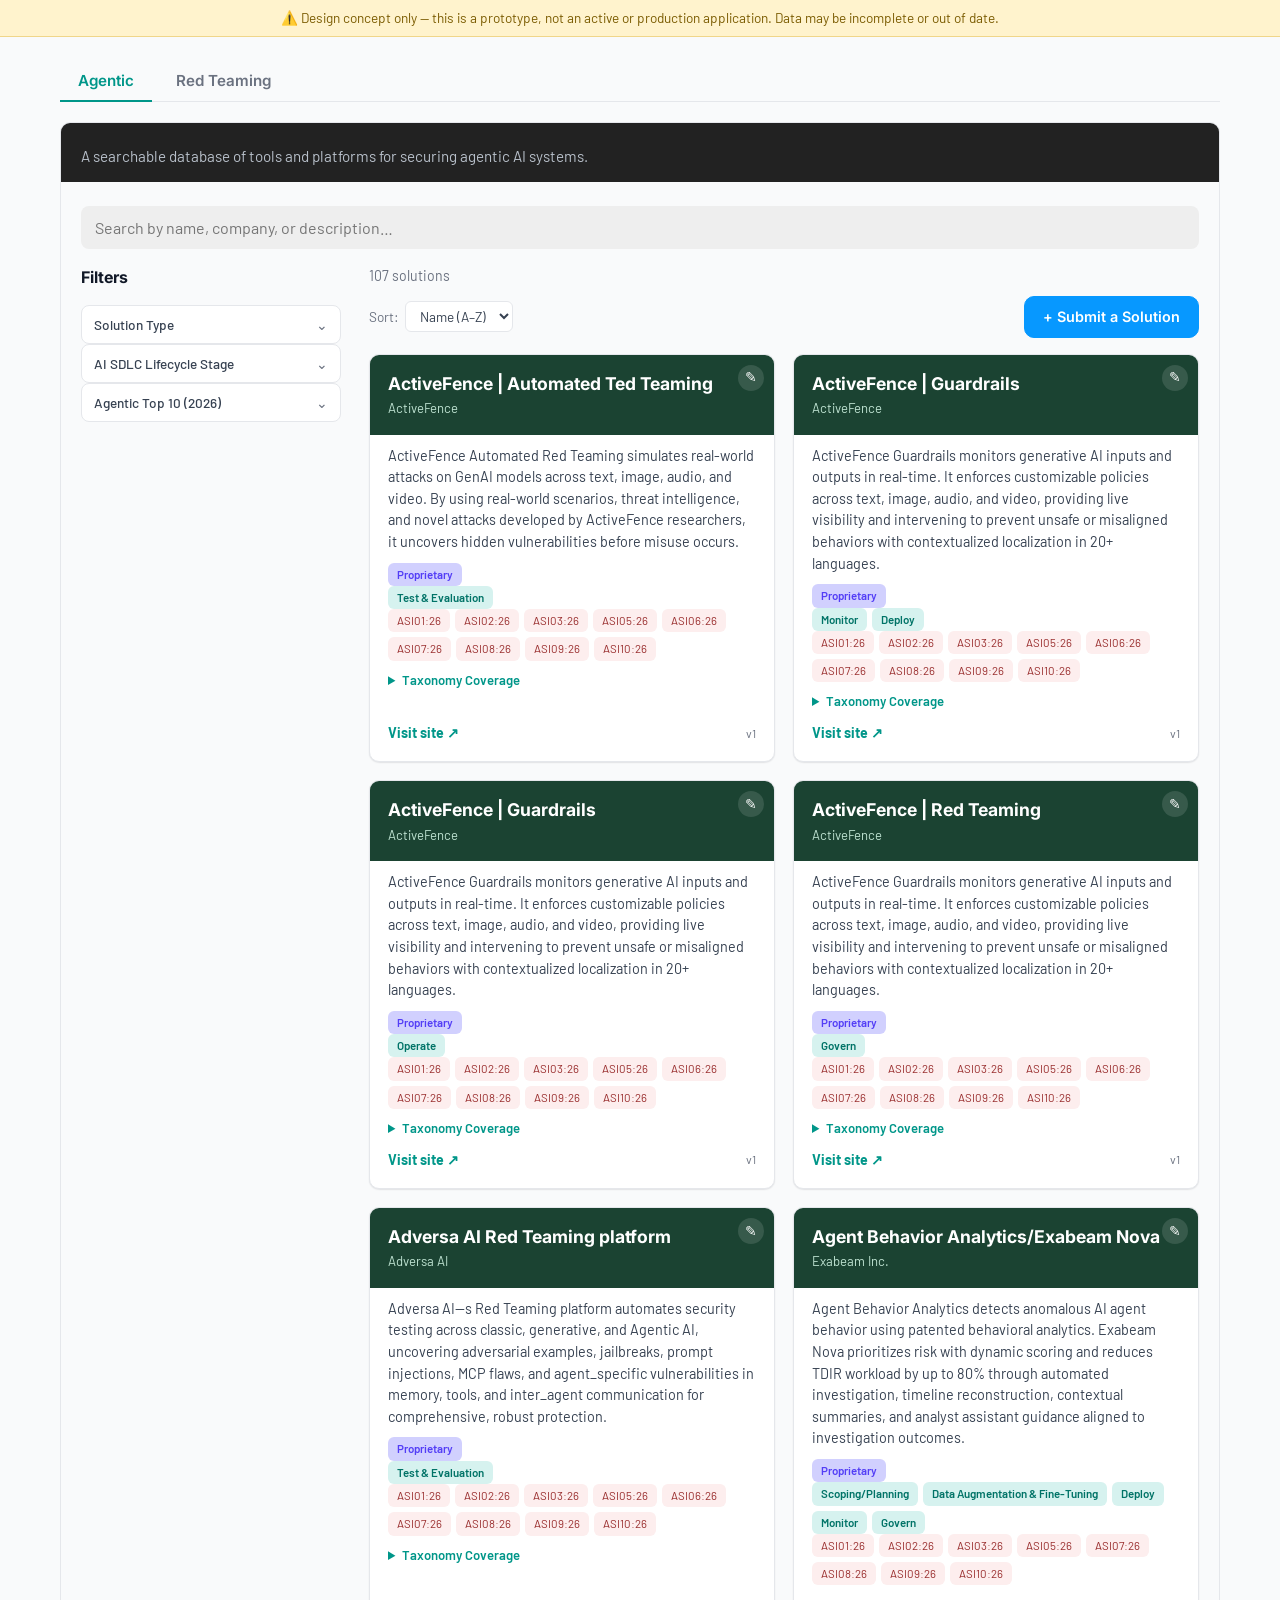
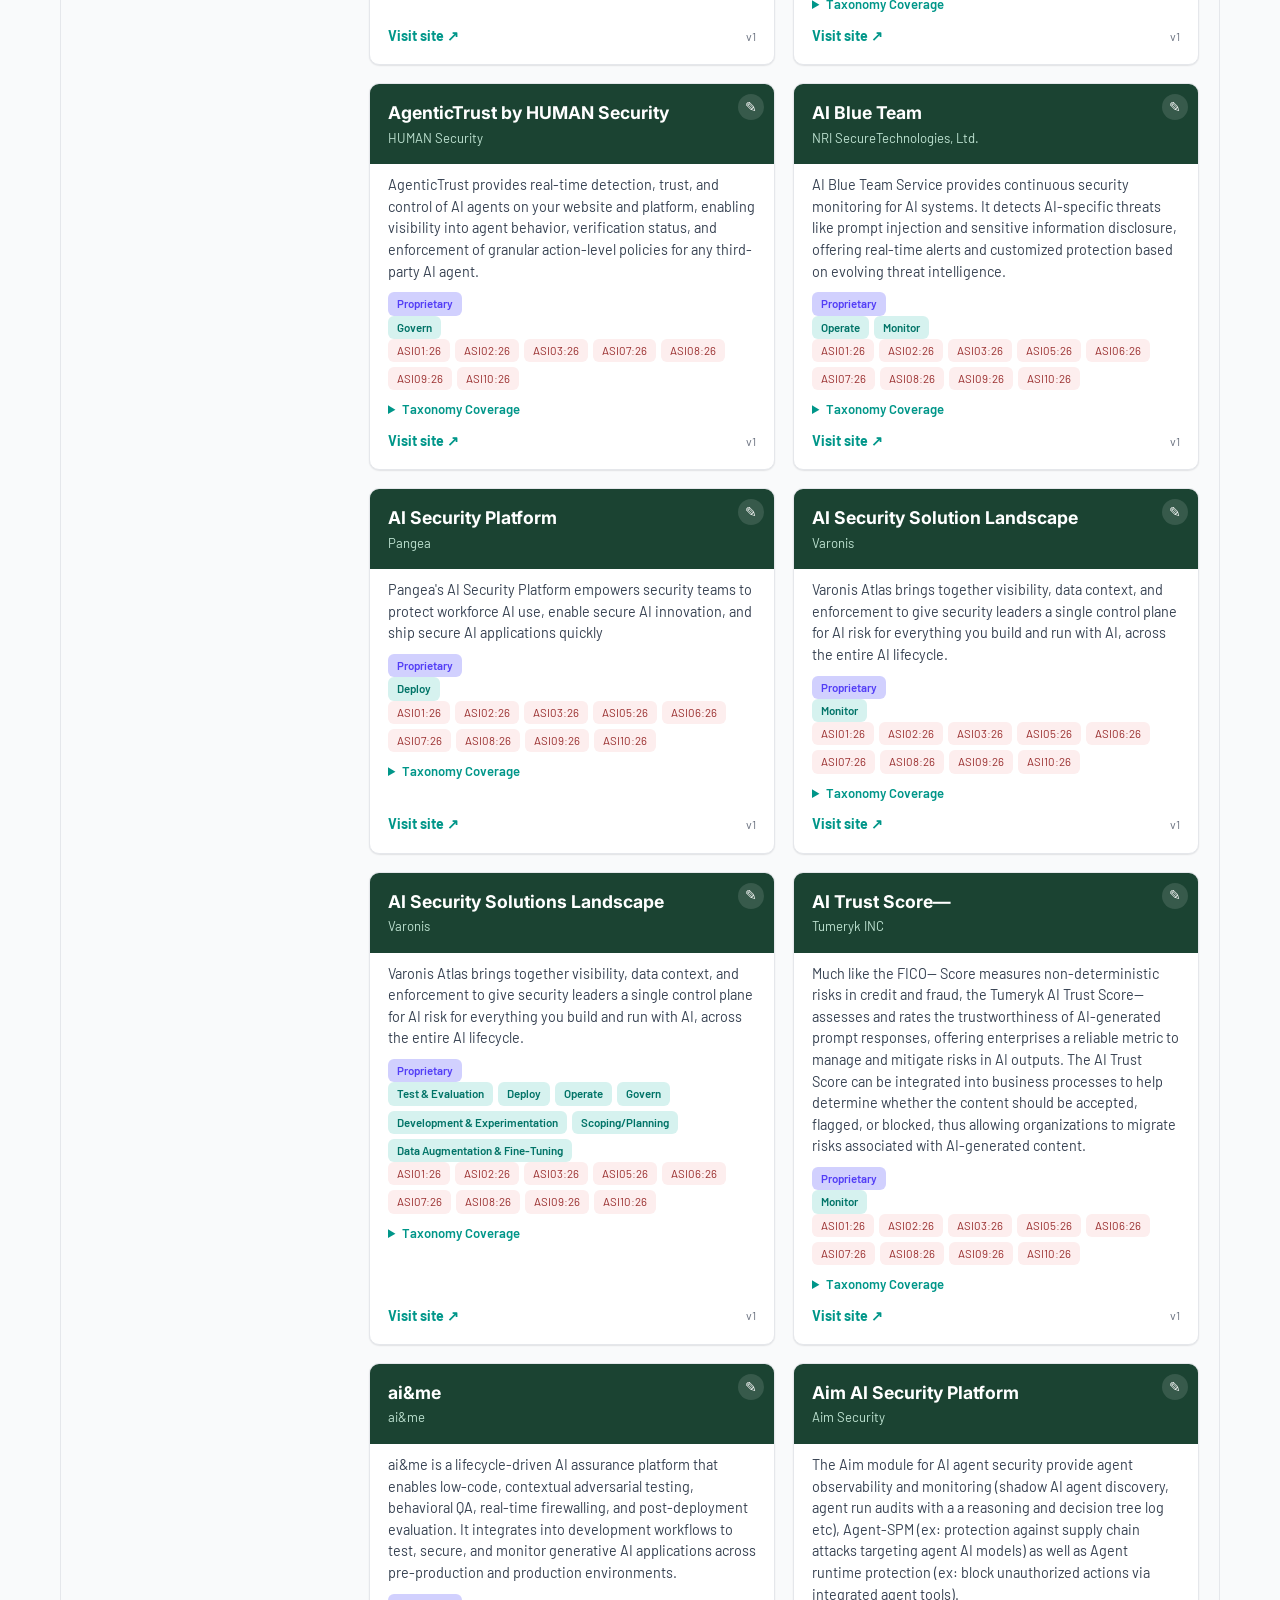
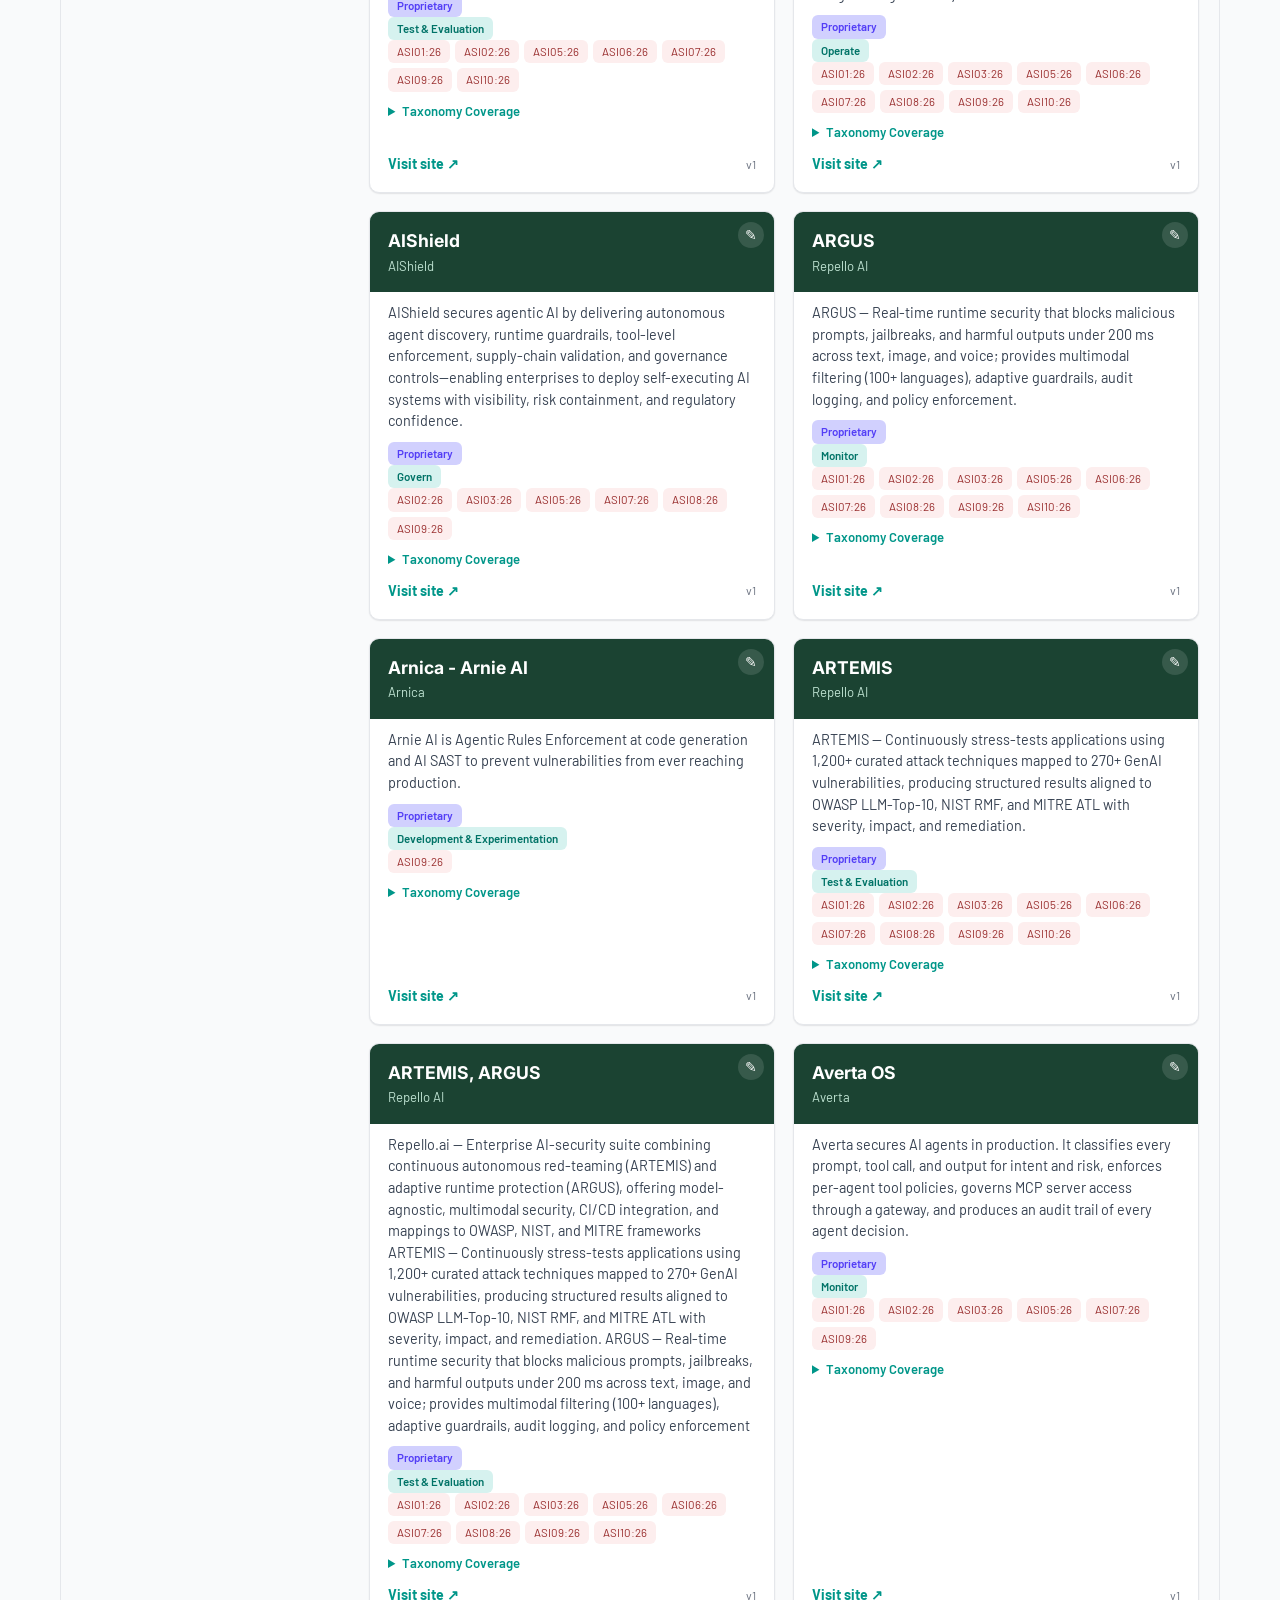
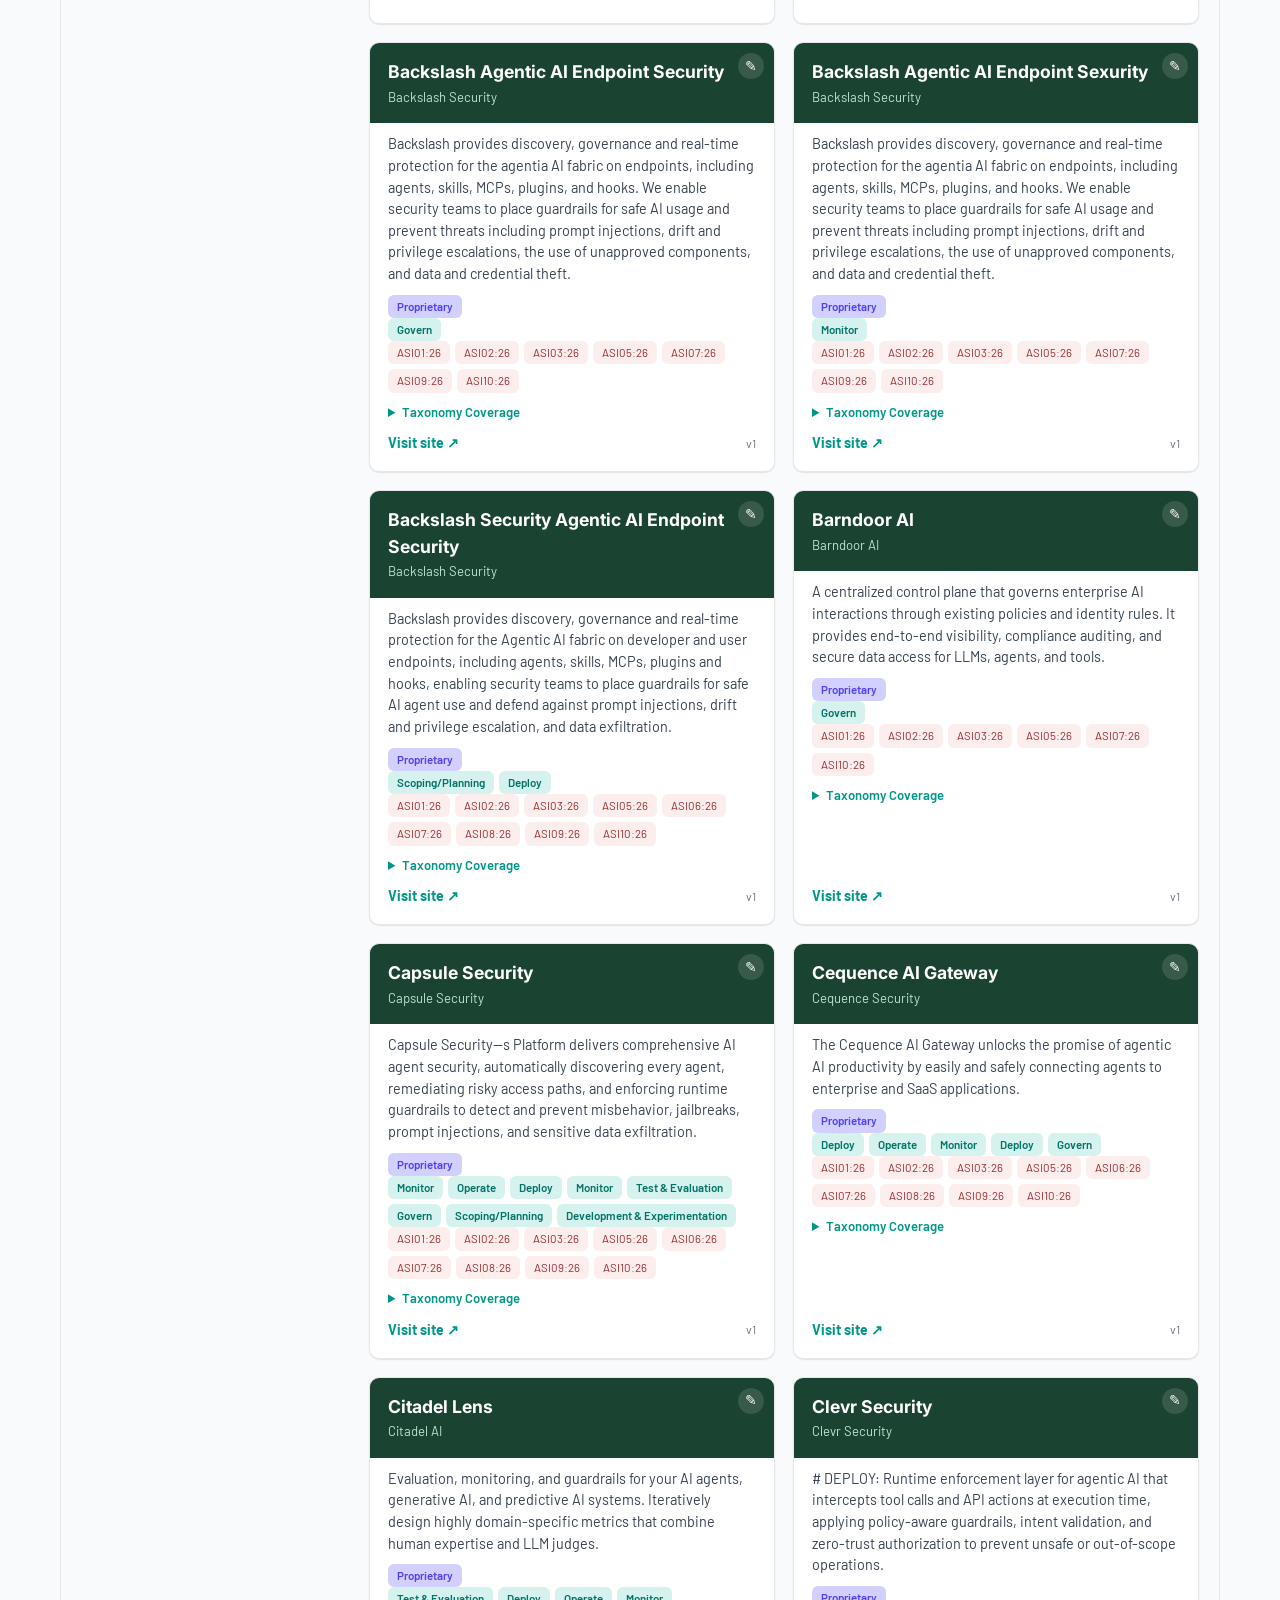
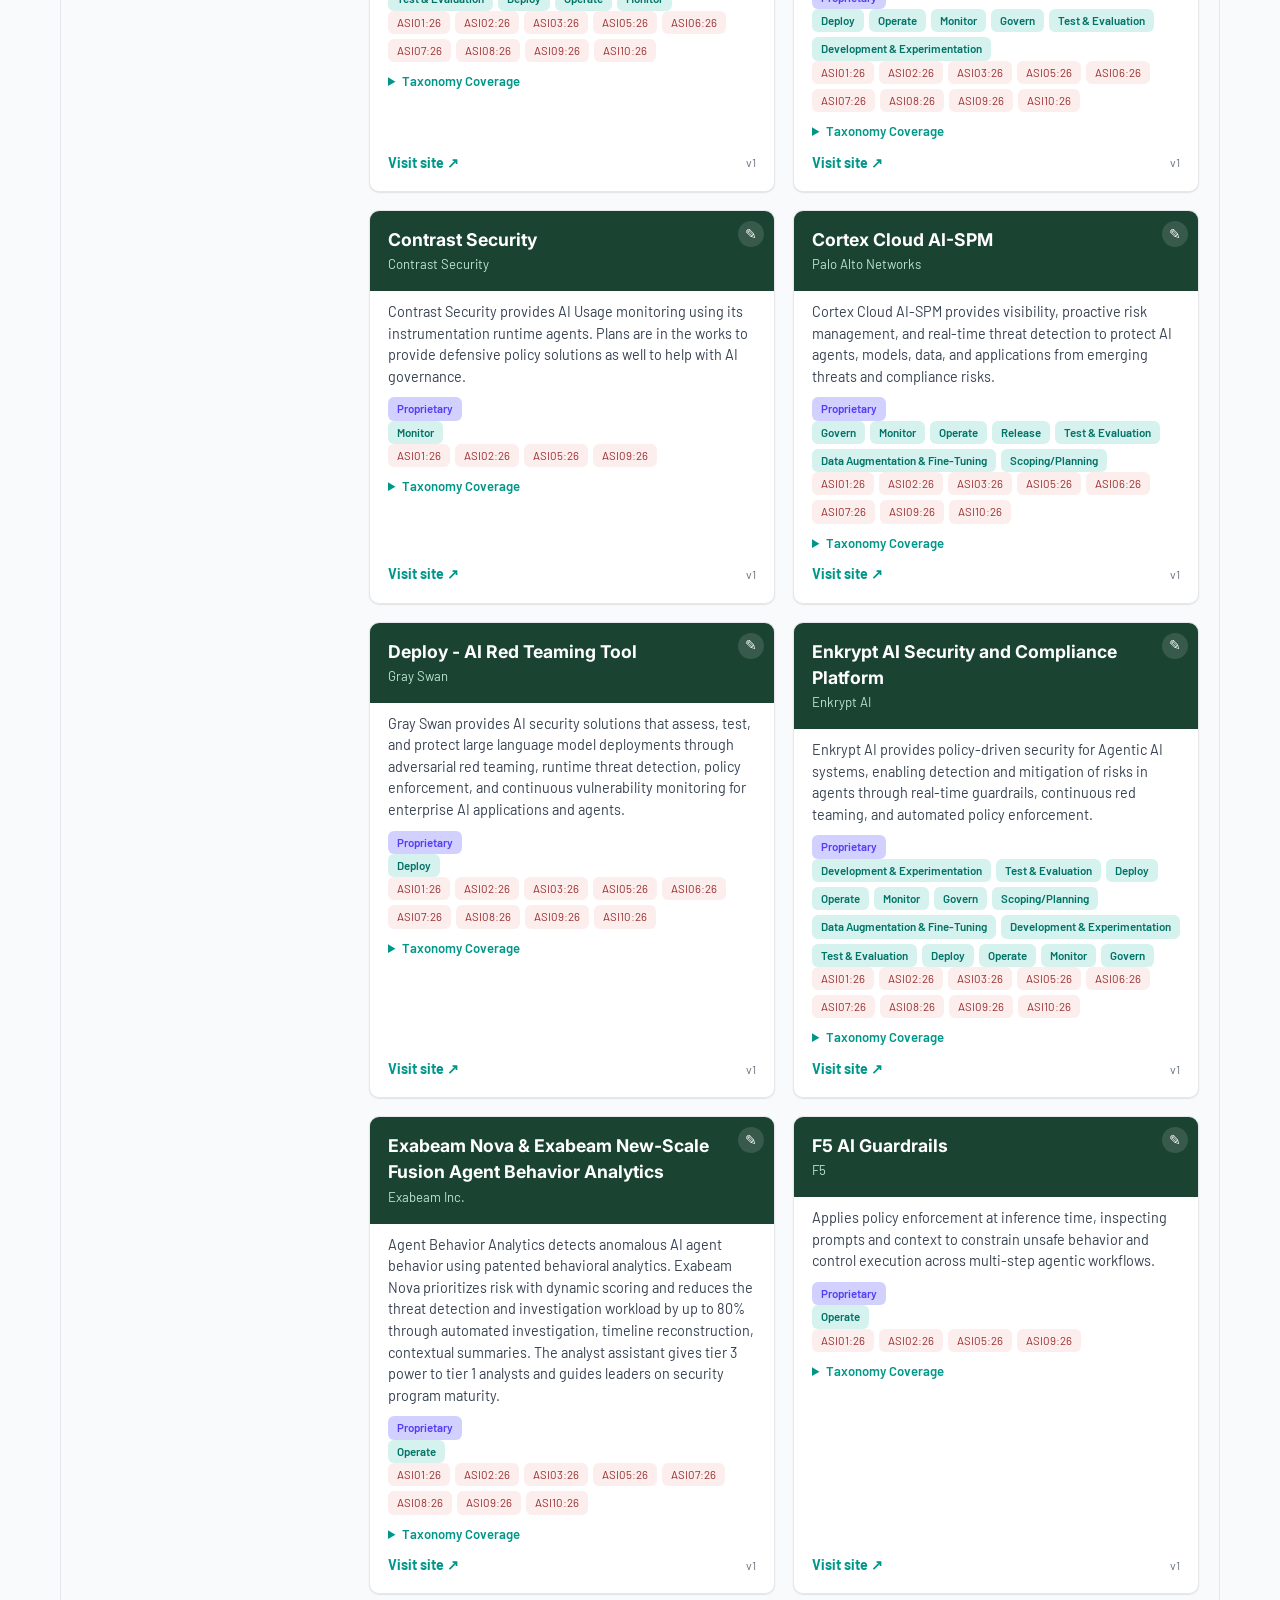
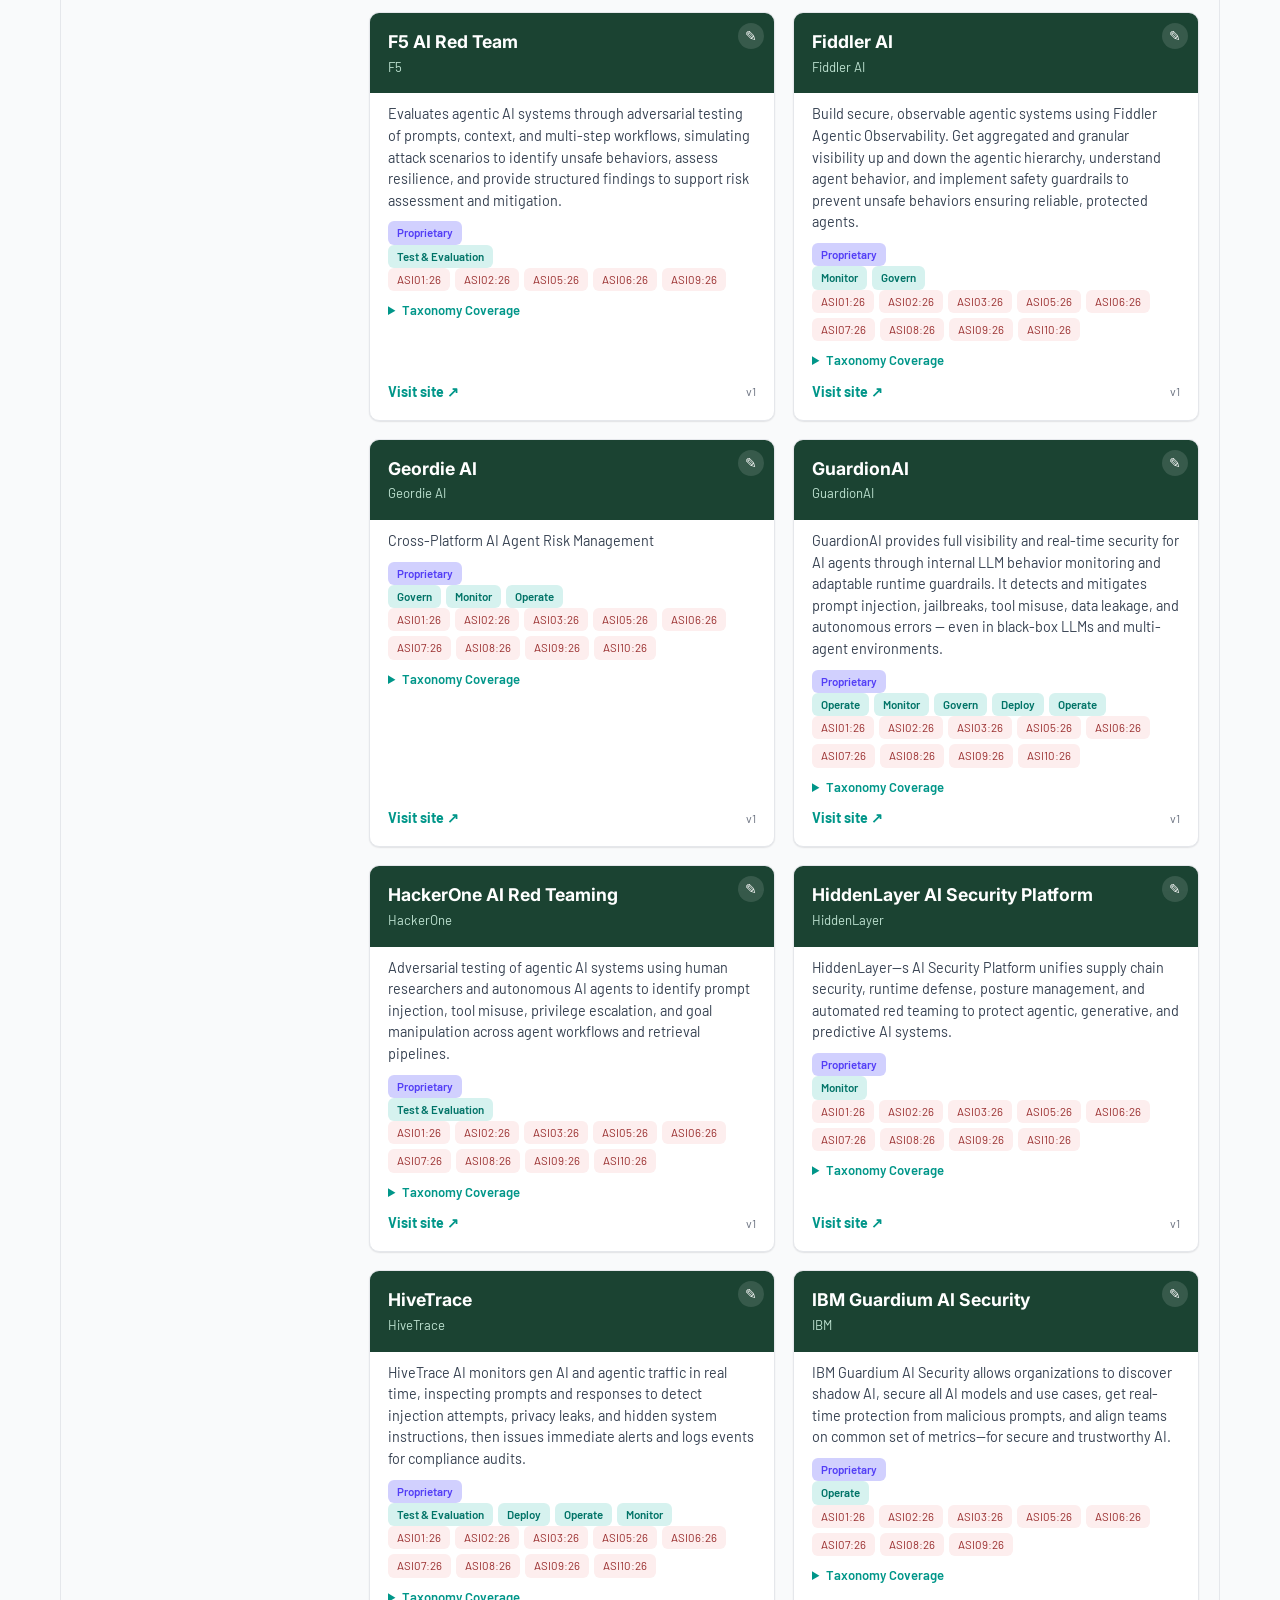
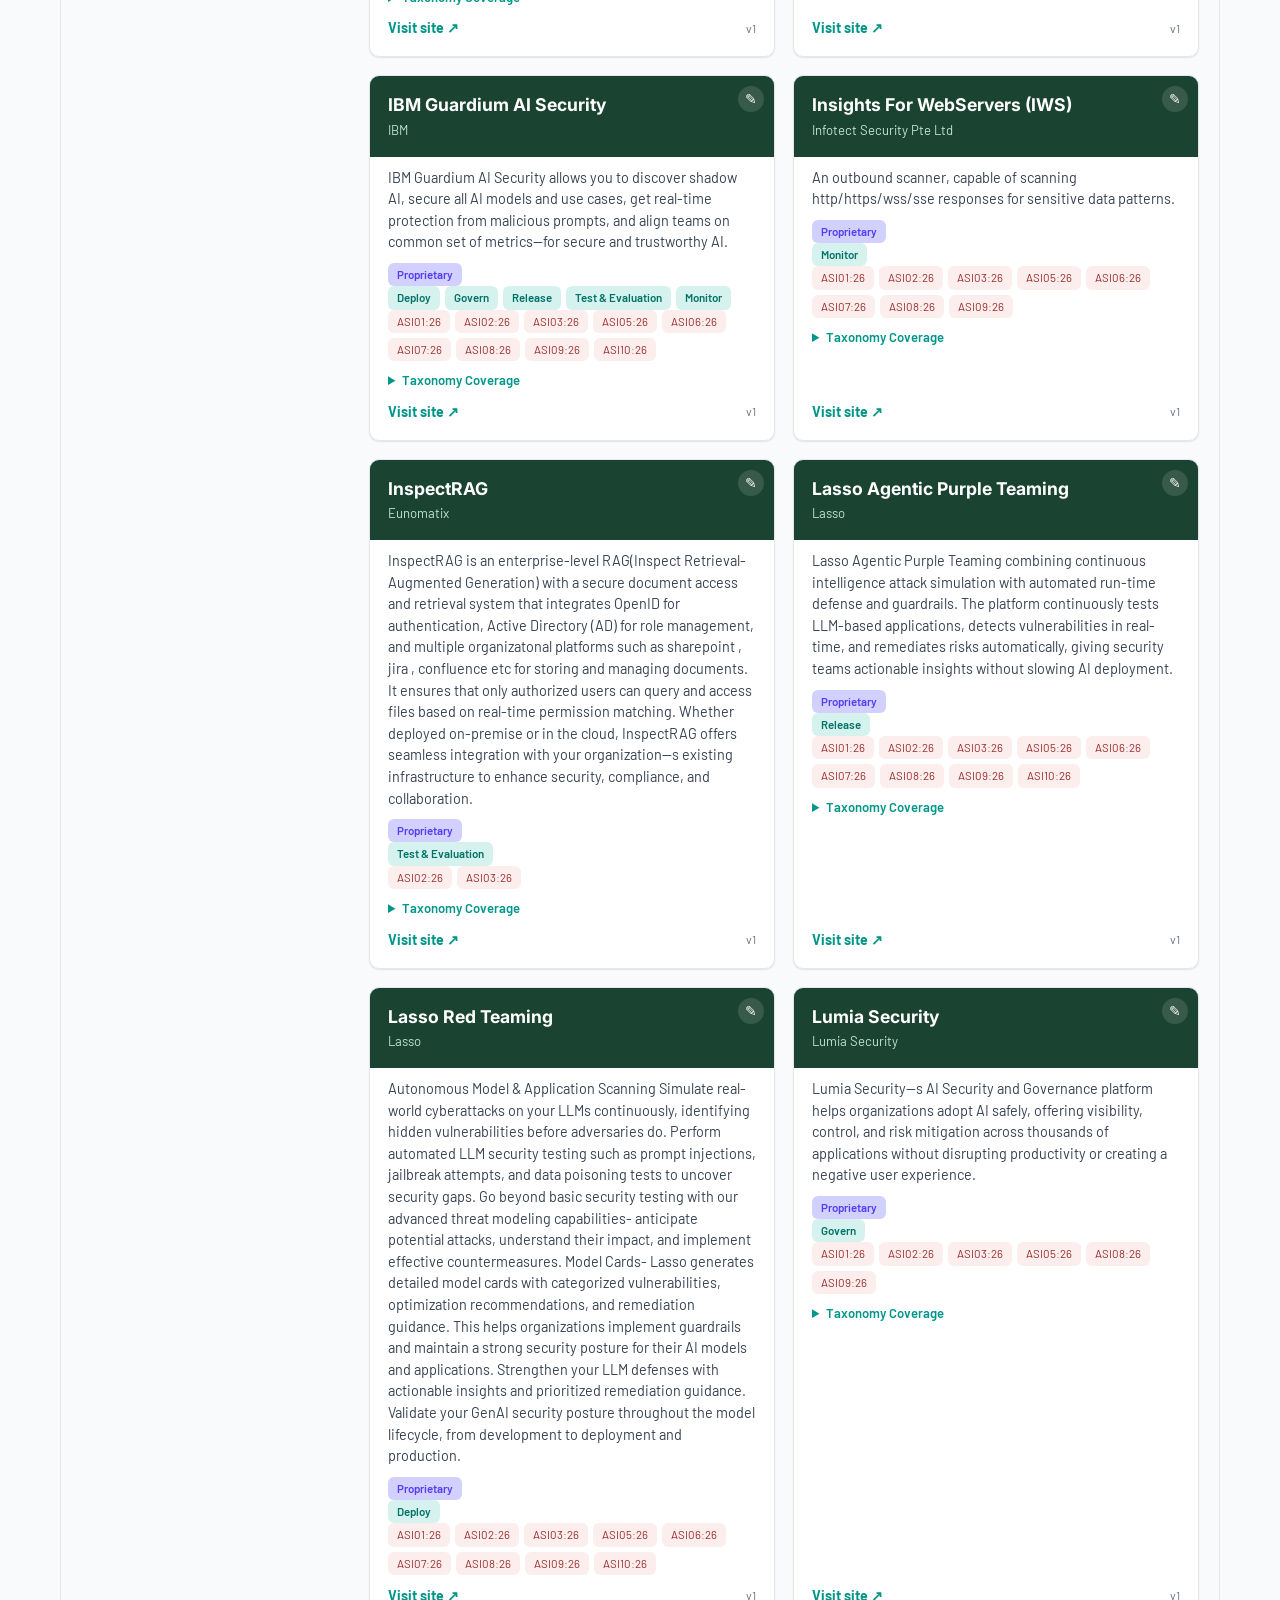
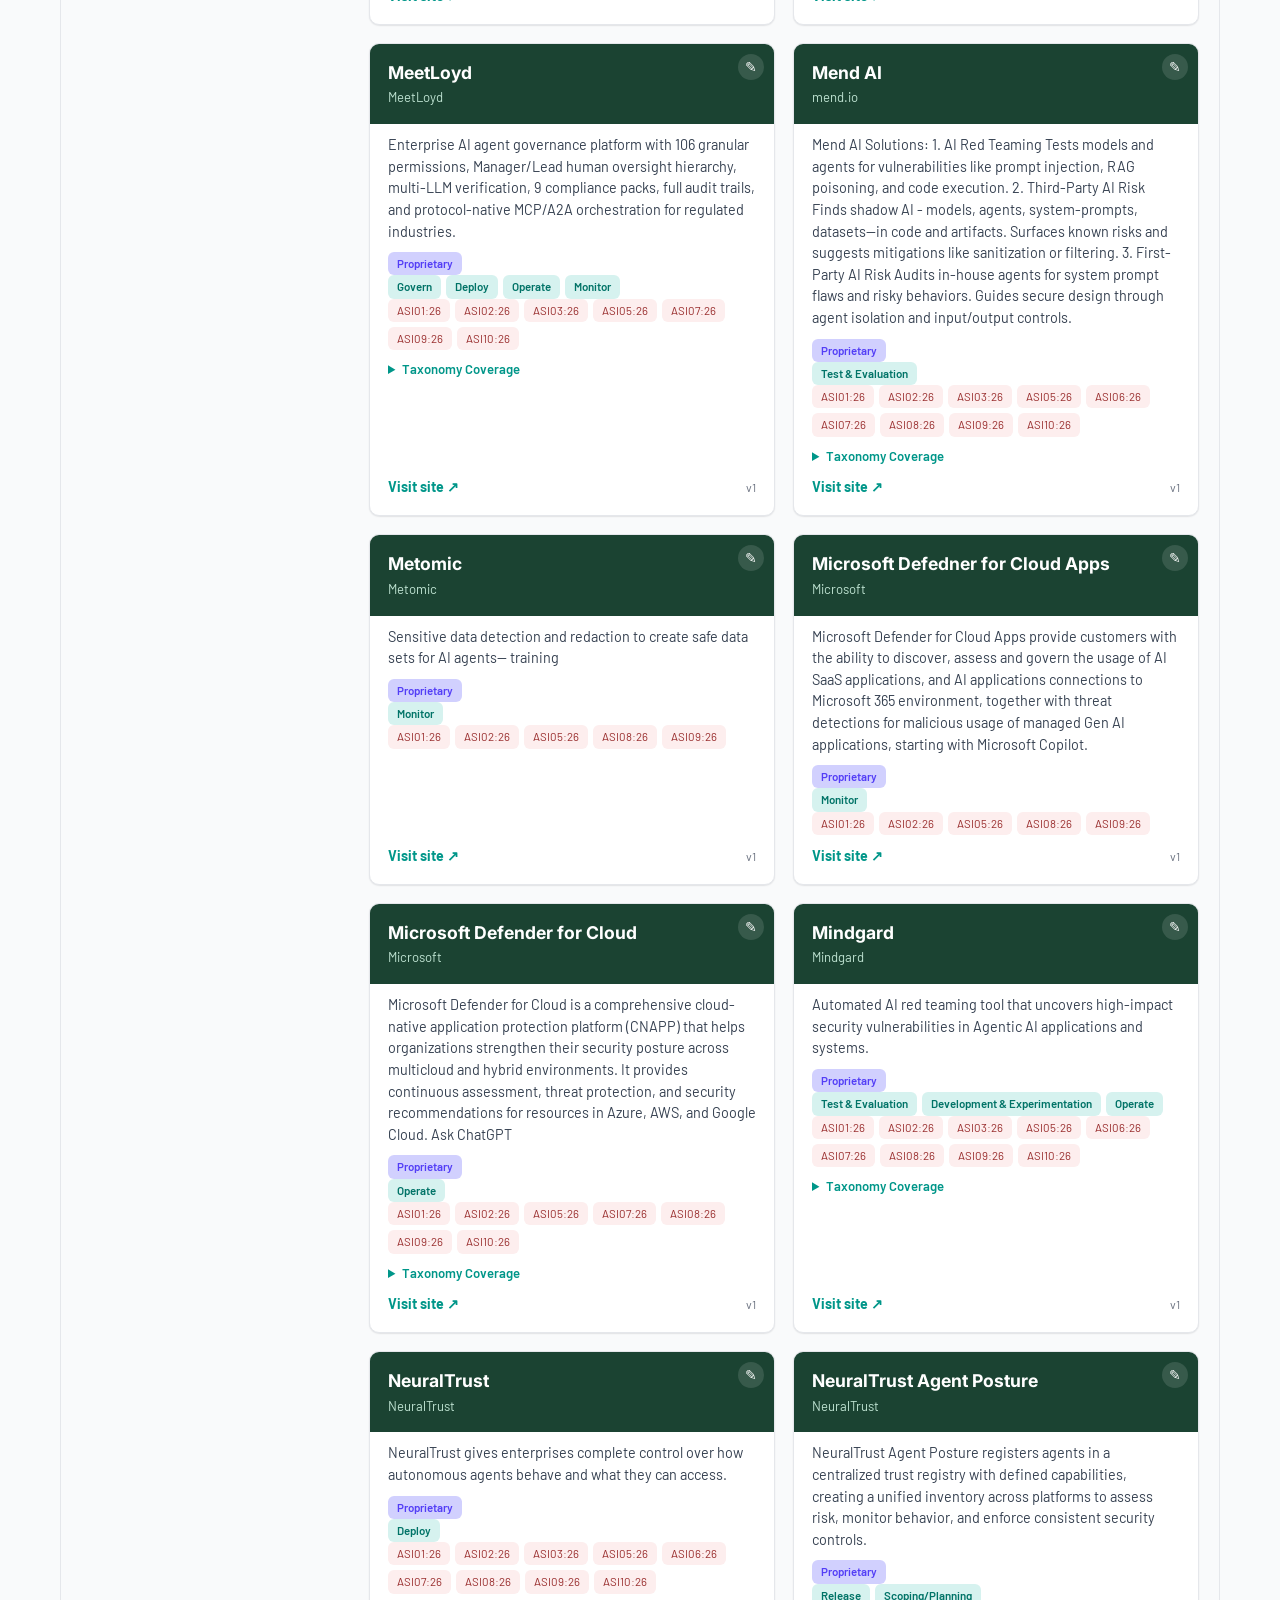
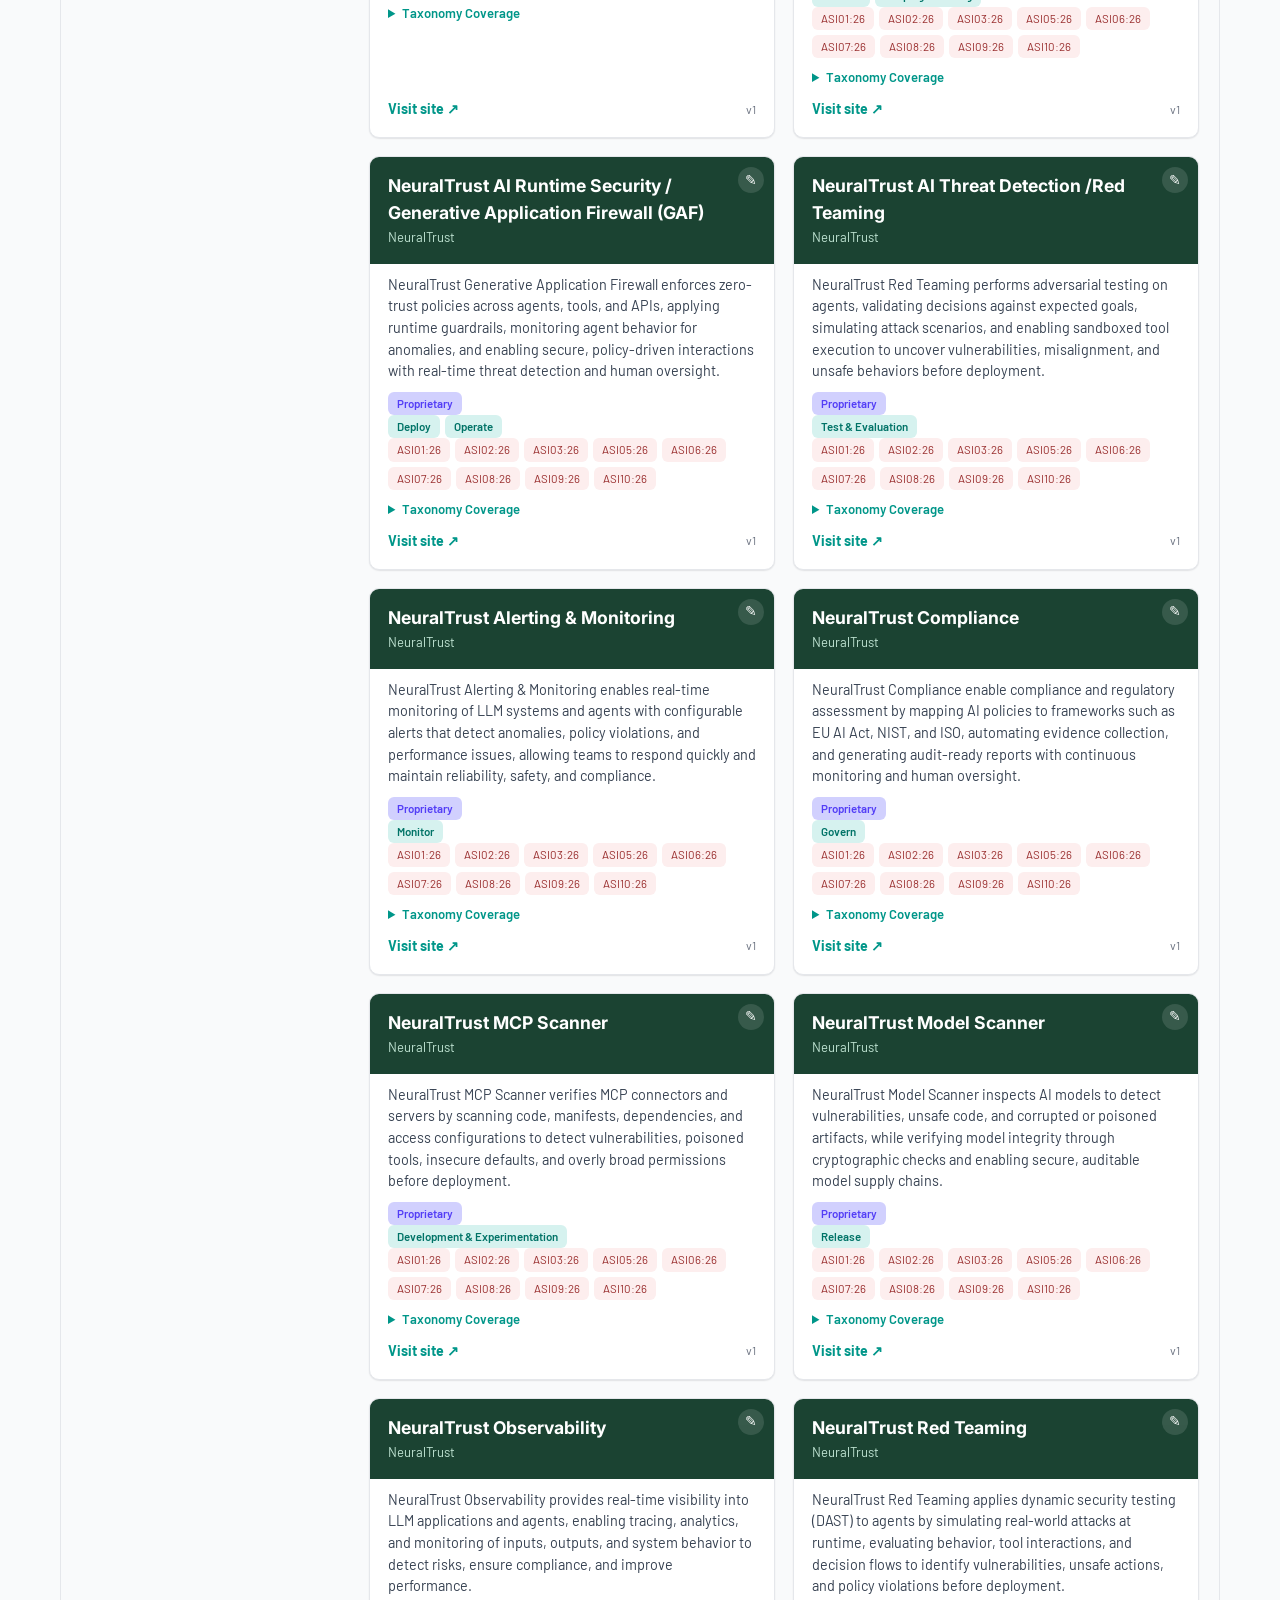
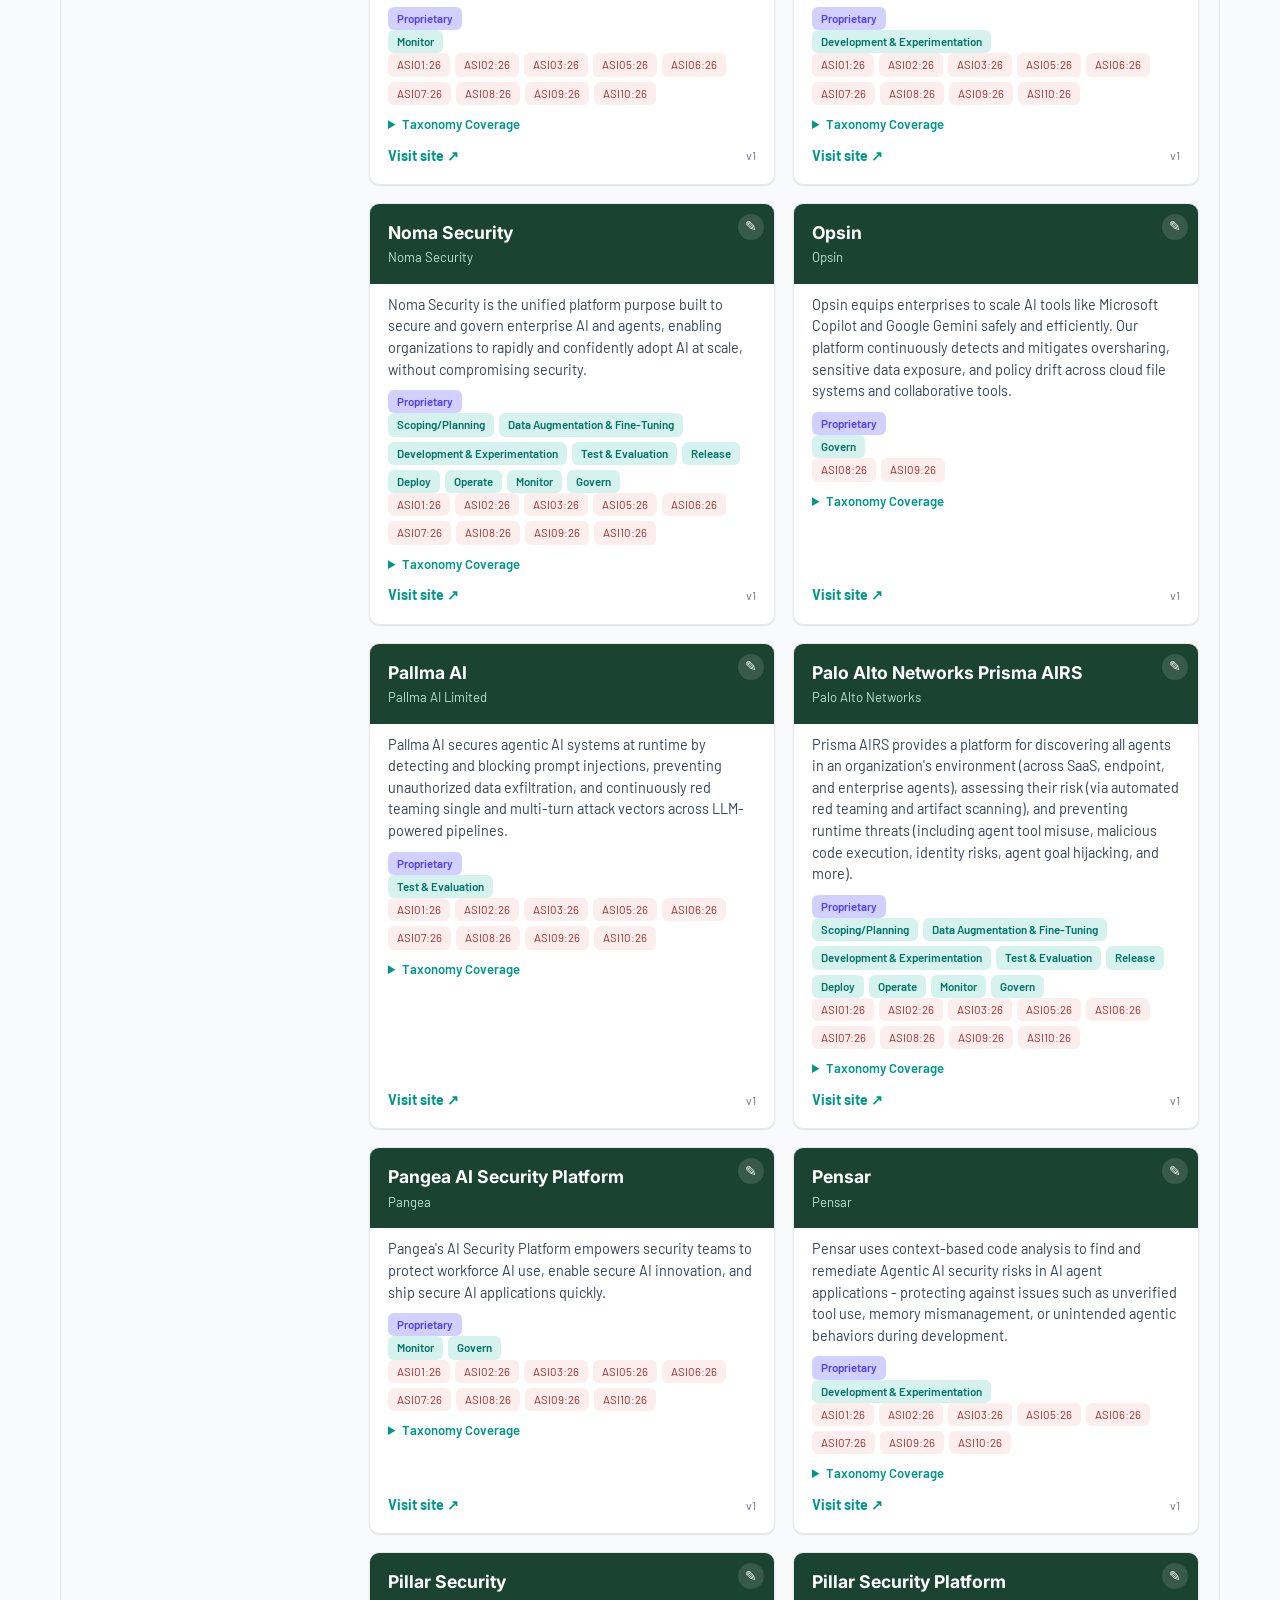
<file: embed.html>
<!DOCTYPE html>
<html lang="en">
<head>
<meta charset="UTF-8">
<meta name="viewport" content="width=device-width, initial-scale=1.0">
<title>OWASP GenAI Security Project Solution Directory</title>
<meta name="description" content="Searchable databases of solutions for securing generative and agentic AI systems.">
<link rel="preconnect" href="https://fonts.googleapis.com">
<link rel="preconnect" href="https://fonts.gstatic.com" crossorigin>
<link href="https://fonts.googleapis.com/css2?family=Barlow:wght@400;500;600;700&family=Inter:wght@600;700;800&display=swap" rel="stylesheet">
<link rel="stylesheet" href="styles.css">
</head>
<body class="embed-page">
<div class="concept-banner">
  ⚠️ Design concept only — this is a prototype, not an active or production application. Data may be incomplete or out of date.
</div>

<main class="wrap directory-main">
  <div class="db-tabs" id="db-tabs" role="tablist" aria-label="Solution databases"></div>
  <div class="db-iframe-wrap">
    <iframe id="db-iframe" class="db-iframe" title="Database contents"></iframe>
  </div>
</main>

<footer class="site-footer">
  <div class="wrap">
    <p>Community-maintained databases from the OWASP GenAI Security Project.</p>
  </div>
</footer>

<script src="shared/directory-tabs.js"></script>
</body>
</html>
</file>
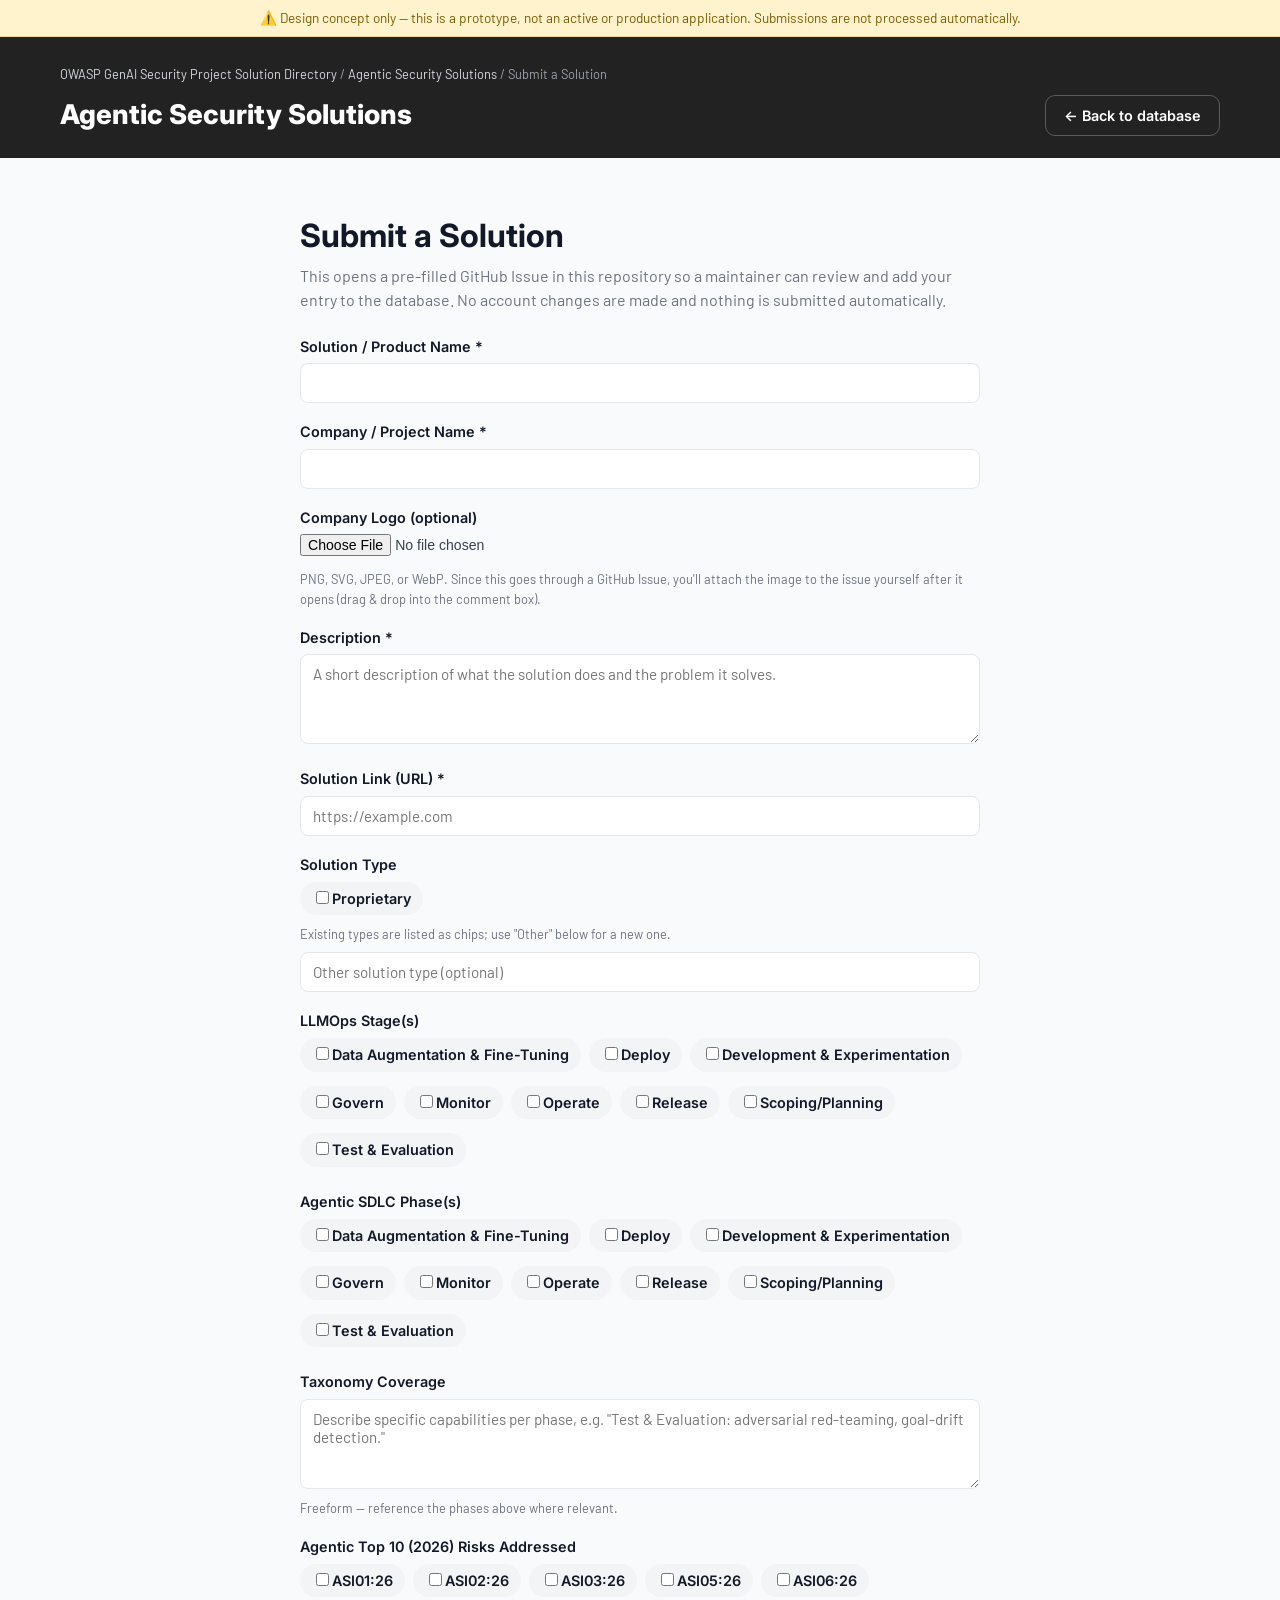
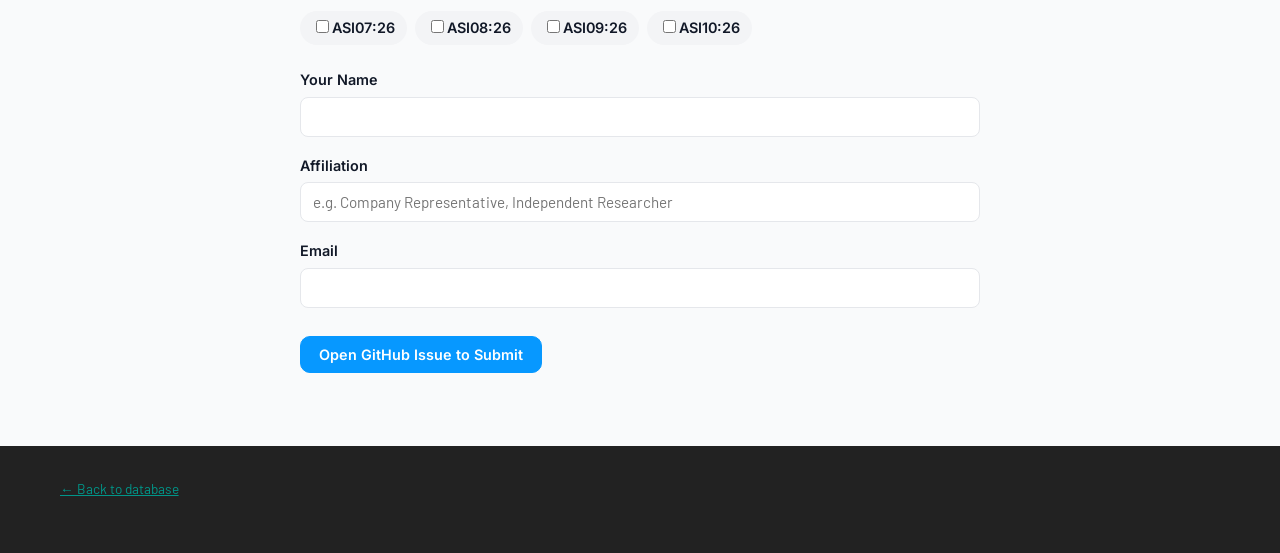
<file: agentic/add.html>
<!DOCTYPE html>
<html lang="en">
<head>
<meta charset="UTF-8">
<meta name="viewport" content="width=device-width, initial-scale=1.0">
<title>Submit a Solution — Agentic Security Solutions</title>
<meta name="description" content="Submit a new agentic AI security solution to the database.">
<link rel="preconnect" href="https://fonts.googleapis.com">
<link rel="preconnect" href="https://fonts.gstatic.com" crossorigin>
<link href="https://fonts.googleapis.com/css2?family=Barlow:wght@400;500;600;700&family=Inter:wght@600;700;800&display=swap" rel="stylesheet">
<link rel="stylesheet" href="../styles.css">
</head>
<body data-form-mode="add">
<div class="concept-banner">
  ⚠️ Design concept only — this is a prototype, not an active or production application. Submissions are not processed automatically.
</div>

<header class="site-header">
  <p class="breadcrumb"><a href="../index.html">OWASP GenAI Security Project Solution Directory</a> / <a href="index.html">Agentic Security Solutions</a> / Submit a Solution</p>
  <div class="wrap header-row">
    <h1>Agentic Security Solutions</h1>
    <nav>
      <a class="btn" href="index.html">← Back to database</a>
    </nav>
  </div>
</header>

<main class="form-wrap">
  <h1>Submit a Solution</h1>
  <p class="lede">
    This opens a pre-filled GitHub Issue in this repository so a maintainer can review and add
    your entry to the database. No account changes are made and nothing is submitted automatically.
  </p>

  <form id="submit-form">
    <div class="field">
      <label for="title">Solution / Product Name <span aria-hidden="true">*</span></label>
      <input type="text" id="title" name="title" required>
    </div>

    <div class="field">
      <label for="company">Company / Project Name <span aria-hidden="true">*</span></label>
      <input type="text" id="company" name="company" required>
    </div>

    <div class="field">
      <label for="logo_file">Company Logo (optional)</label>
      <input type="file" id="logo_file" accept="image/png,image/svg+xml,image/jpeg,image/webp">
      <div id="logo-preview" class="logo-preview" hidden></div>
      <span class="hint" id="logo-hint"></span>
    </div>

    <div class="field">
      <label for="description">Description <span aria-hidden="true">*</span></label>
      <textarea id="description" name="description" required
        placeholder="A short description of what the solution does and the problem it solves."></textarea>
    </div>

    <div class="field">
      <label for="link">Solution Link (URL) <span aria-hidden="true">*</span></label>
      <input type="url" id="link" name="link" placeholder="https://example.com" required>
    </div>

    <div class="field">
      <label>Solution Type</label>
      <div class="checkbox-grid" id="solution_types"></div>
      <span class="hint">Existing types are listed as chips; use "Other" below for a new one.</span>
      <input type="text" id="solution_types_other" placeholder="Other solution type (optional)" style="margin-top:8px;">
    </div>

    <div class="field">
      <label>LLMOps Stage(s)</label>
      <div class="checkbox-grid" id="llmops_stages"></div>
    </div>

    <div class="field">
      <label>Agentic SDLC Phase(s)</label>
      <div class="checkbox-grid" id="sldc_stages"></div>
    </div>

    <div class="field">
      <label for="characteristics">Taxonomy Coverage</label>
      <textarea id="characteristics" name="characteristics"
        placeholder="Describe specific capabilities per phase, e.g. &quot;Test & Evaluation: adversarial red-teaming, goal-drift detection.&quot;"></textarea>
      <span class="hint">Freeform — reference the phases above where relevant.</span>
    </div>

    <div class="field">
      <label>Agentic Top 10 (2026) Risks Addressed</label>
      <div class="checkbox-grid" id="top10_2026"></div>
    </div>

    <div class="field">
      <label for="submitter_name">Your Name</label>
      <input type="text" id="submitter_name" name="submitter_name">
    </div>

    <div class="field">
      <label for="submitter_affiliation">Affiliation</label>
      <input type="text" id="submitter_affiliation" name="submitter_affiliation"
        placeholder="e.g. Company Representative, Independent Researcher">
    </div>

    <div class="field">
      <label for="submitter_email">Email</label>
      <input type="email" id="submitter_email" name="submitter_email">
    </div>

    <div class="form-actions">
      <button type="submit" class="btn btn-primary">Open GitHub Issue to Submit</button>
    </div>
    <p class="form-note" id="form-note"></p>
  </form>
</main>

<footer class="site-footer">
  <div class="wrap">
    <p><a href="index.html">← Back to database</a></p>
  </div>
</footer>

<script src="../app.config.js"></script>
<script src="db.config.js"></script>
<script src="../shared/form.js"></script>
</body>
</html>
</file>
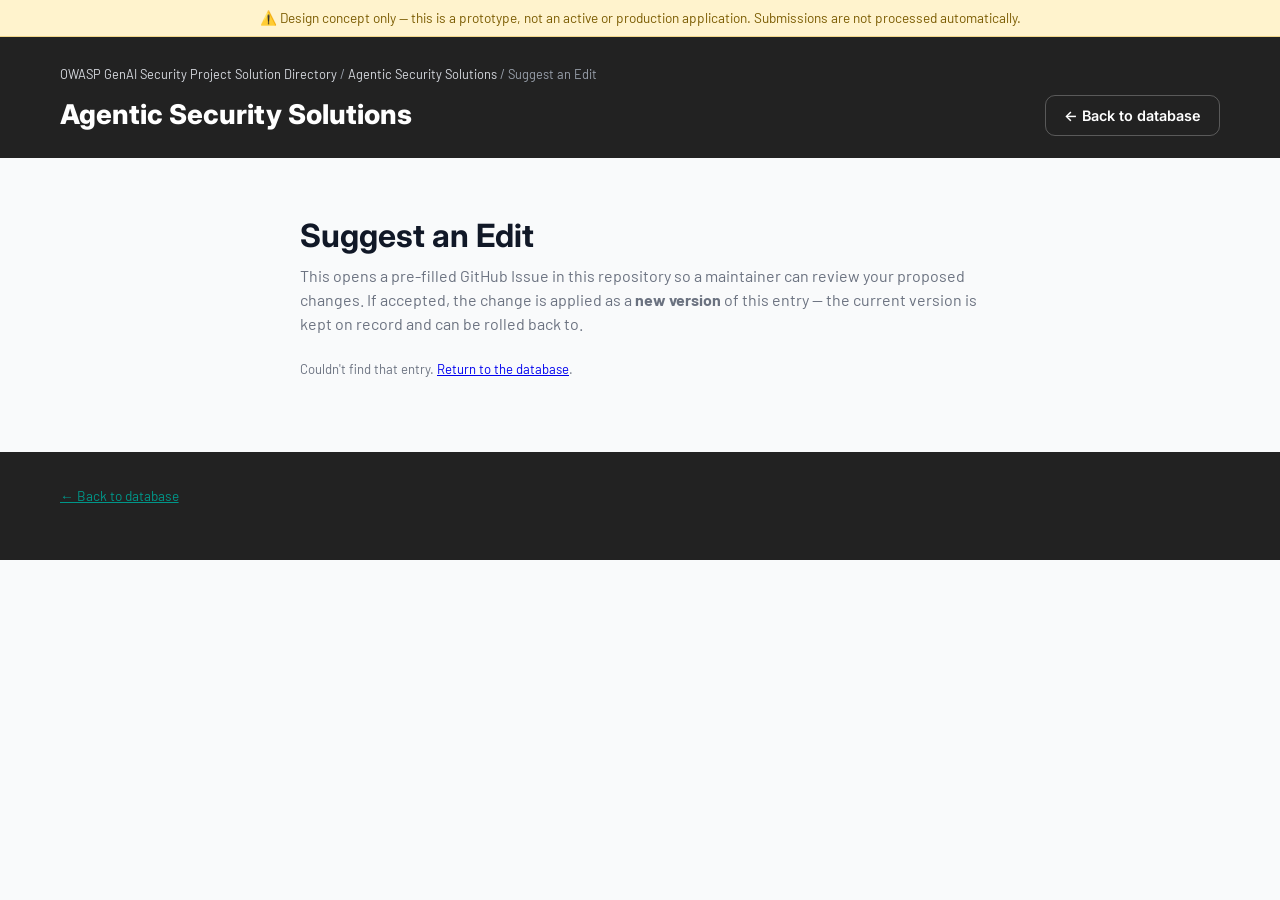
<file: agentic/edit.html>
<!DOCTYPE html>
<html lang="en">
<head>
<meta charset="UTF-8">
<meta name="viewport" content="width=device-width, initial-scale=1.0">
<title>Suggest an Edit — Agentic Security Solutions</title>
<meta name="description" content="Suggest an edit to an existing agentic AI security solution entry.">
<link rel="preconnect" href="https://fonts.googleapis.com">
<link rel="preconnect" href="https://fonts.gstatic.com" crossorigin>
<link href="https://fonts.googleapis.com/css2?family=Barlow:wght@400;500;600;700&family=Inter:wght@600;700;800&display=swap" rel="stylesheet">
<link rel="stylesheet" href="../styles.css">
</head>
<body data-form-mode="edit">
<div class="concept-banner">
  ⚠️ Design concept only — this is a prototype, not an active or production application. Submissions are not processed automatically.
</div>

<header class="site-header">
  <p class="breadcrumb"><a href="../index.html">OWASP GenAI Security Project Solution Directory</a> / <a href="index.html">Agentic Security Solutions</a> / Suggest an Edit</p>
  <div class="wrap header-row">
    <h1>Agentic Security Solutions</h1>
    <nav>
      <a class="btn" href="index.html">← Back to database</a>
    </nav>
  </div>
</header>

<main class="form-wrap">
  <h1>Suggest an Edit</h1>
  <p class="lede">
    This opens a pre-filled GitHub Issue in this repository so a maintainer can review your
    proposed changes. If accepted, the change is applied as a <strong>new version</strong> of
    this entry — the current version is kept on record and can be rolled back to.
  </p>

  <p id="editing-note" class="editing-note" hidden></p>
  <p id="load-error" class="form-note" hidden>
    Couldn't find that entry. <a href="index.html">Return to the database</a>.
  </p>

  <form id="edit-form" hidden>
    <div class="field">
      <label for="title">Solution / Product Name <span aria-hidden="true">*</span></label>
      <input type="text" id="title" name="title" required>
    </div>

    <div class="field">
      <label for="company">Company / Project Name <span aria-hidden="true">*</span></label>
      <input type="text" id="company" name="company" required>
    </div>

    <div class="field">
      <label for="logo_file">Company Logo (optional)</label>
      <input type="file" id="logo_file" accept="image/png,image/svg+xml,image/jpeg,image/webp">
      <div id="logo-preview" class="logo-preview" hidden></div>
      <span class="hint" id="logo-hint"></span>
    </div>

    <div class="field">
      <label for="description">Description <span aria-hidden="true">*</span></label>
      <textarea id="description" name="description" required></textarea>
    </div>

    <div class="field">
      <label for="link">Solution Link (URL) <span aria-hidden="true">*</span></label>
      <input type="url" id="link" name="link" required>
    </div>

    <div class="field">
      <label>Solution Type</label>
      <div class="checkbox-grid" id="solution_types"></div>
      <span class="hint">Existing types are listed as chips; use "Other" below for a new one.</span>
      <input type="text" id="solution_types_other" placeholder="Other solution type (optional)" style="margin-top:8px;">
    </div>

    <div class="field">
      <label>LLMOps Stage(s)</label>
      <div class="checkbox-grid" id="llmops_stages"></div>
    </div>

    <div class="field">
      <label>Agentic SDLC Phase(s)</label>
      <div class="checkbox-grid" id="sldc_stages"></div>
    </div>

    <div class="field">
      <label for="characteristics">Taxonomy Coverage</label>
      <textarea id="characteristics" name="characteristics"
        placeholder="Describe specific capabilities per phase, e.g. &quot;Test & Evaluation: adversarial red-teaming, goal-drift detection.&quot;"></textarea>
      <span class="hint">Freeform — reference the phases above where relevant.</span>
    </div>

    <div class="field">
      <label>Agentic Top 10 (2026) Risks Addressed</label>
      <div class="checkbox-grid" id="top10_2026"></div>
    </div>

    <div class="field">
      <label for="submitter_name">Your Name</label>
      <input type="text" id="submitter_name" name="submitter_name">
    </div>

    <div class="field">
      <label for="submitter_affiliation">Affiliation</label>
      <input type="text" id="submitter_affiliation" name="submitter_affiliation"
        placeholder="e.g. Company Representative, Independent Researcher">
    </div>

    <div class="field">
      <label for="submitter_email">Email</label>
      <input type="email" id="submitter_email" name="submitter_email">
    </div>

    <div class="field">
      <label for="edit_reason">Reason for this change</label>
      <textarea id="edit_reason" name="edit_reason" placeholder="What changed and why?"></textarea>
    </div>

    <div class="form-actions">
      <button type="submit" class="btn btn-primary">Open GitHub Issue to Submit Edit</button>
    </div>
    <p class="form-note" id="form-note"></p>
  </form>
</main>

<footer class="site-footer">
  <div class="wrap">
    <p><a href="index.html">← Back to database</a></p>
  </div>
</footer>

<script src="../app.config.js"></script>
<script src="db.config.js"></script>
<script src="../shared/form.js"></script>
</body>
</html>
</file>
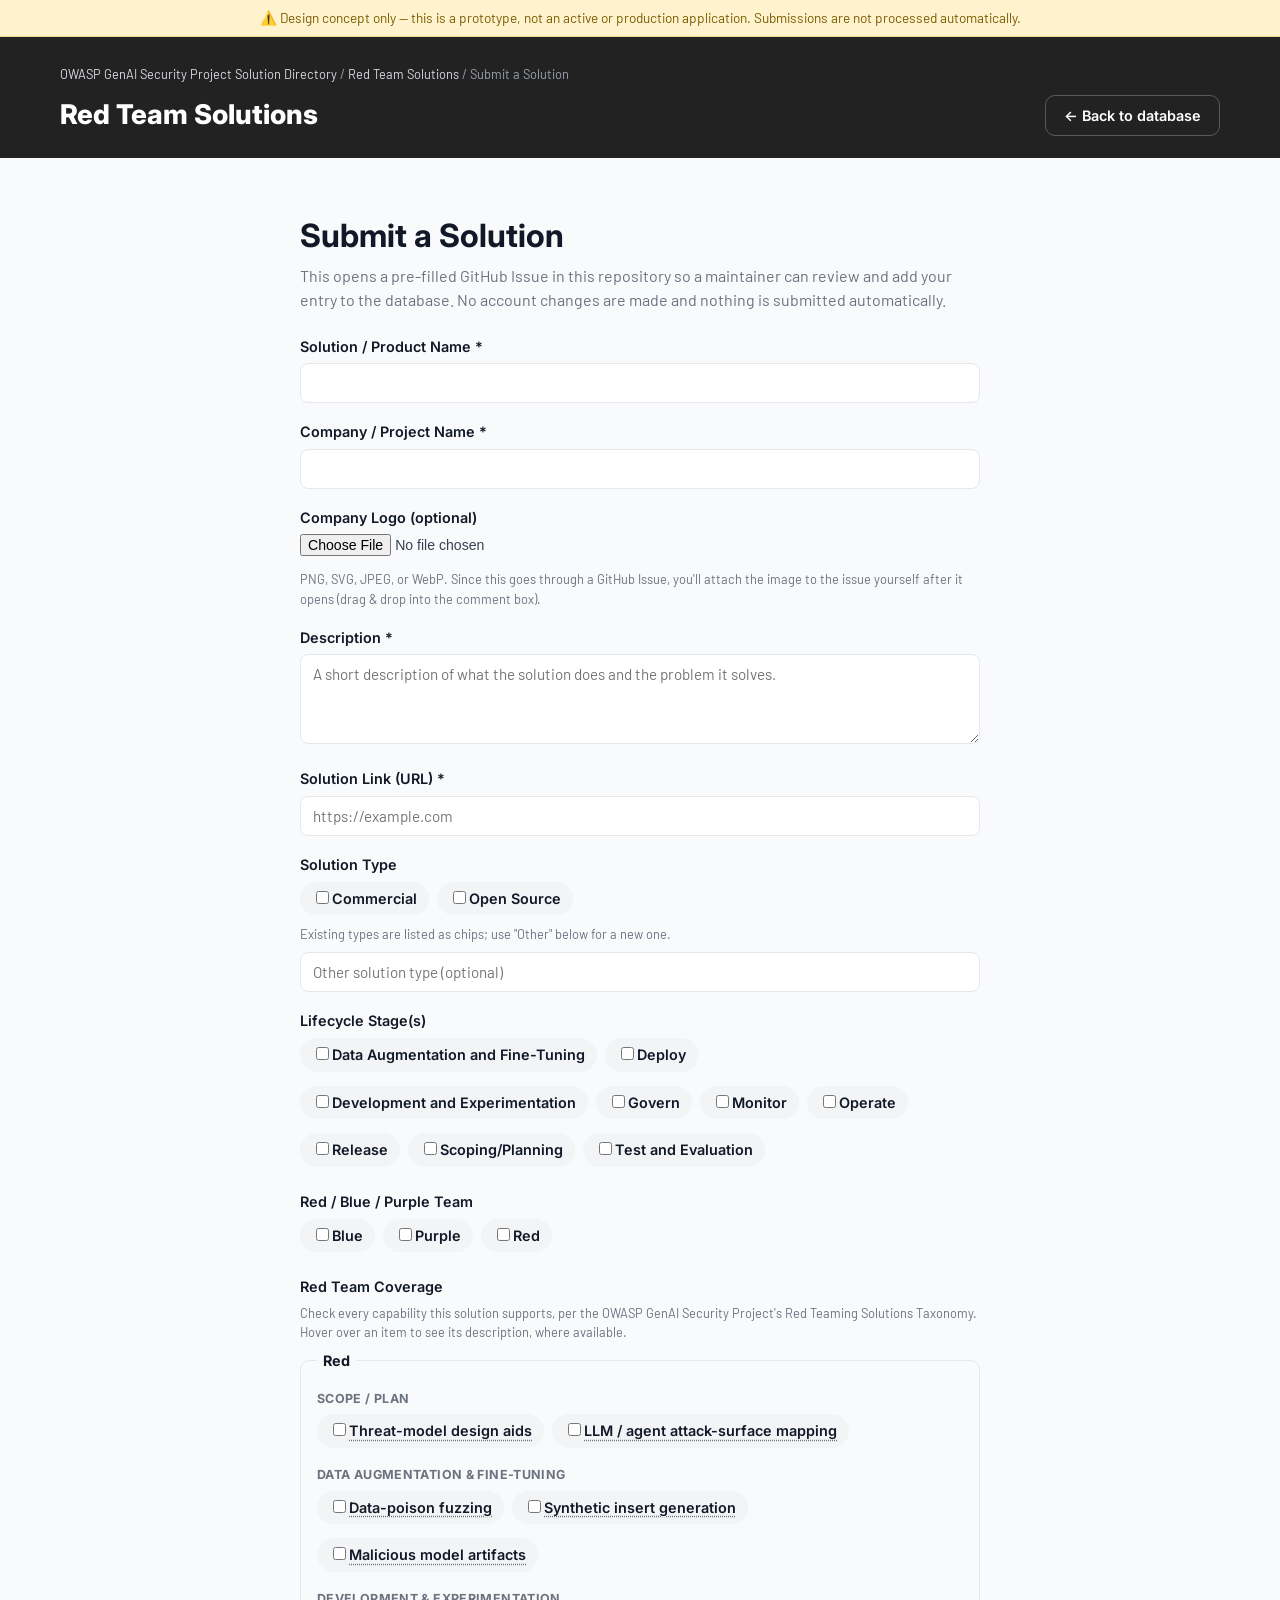
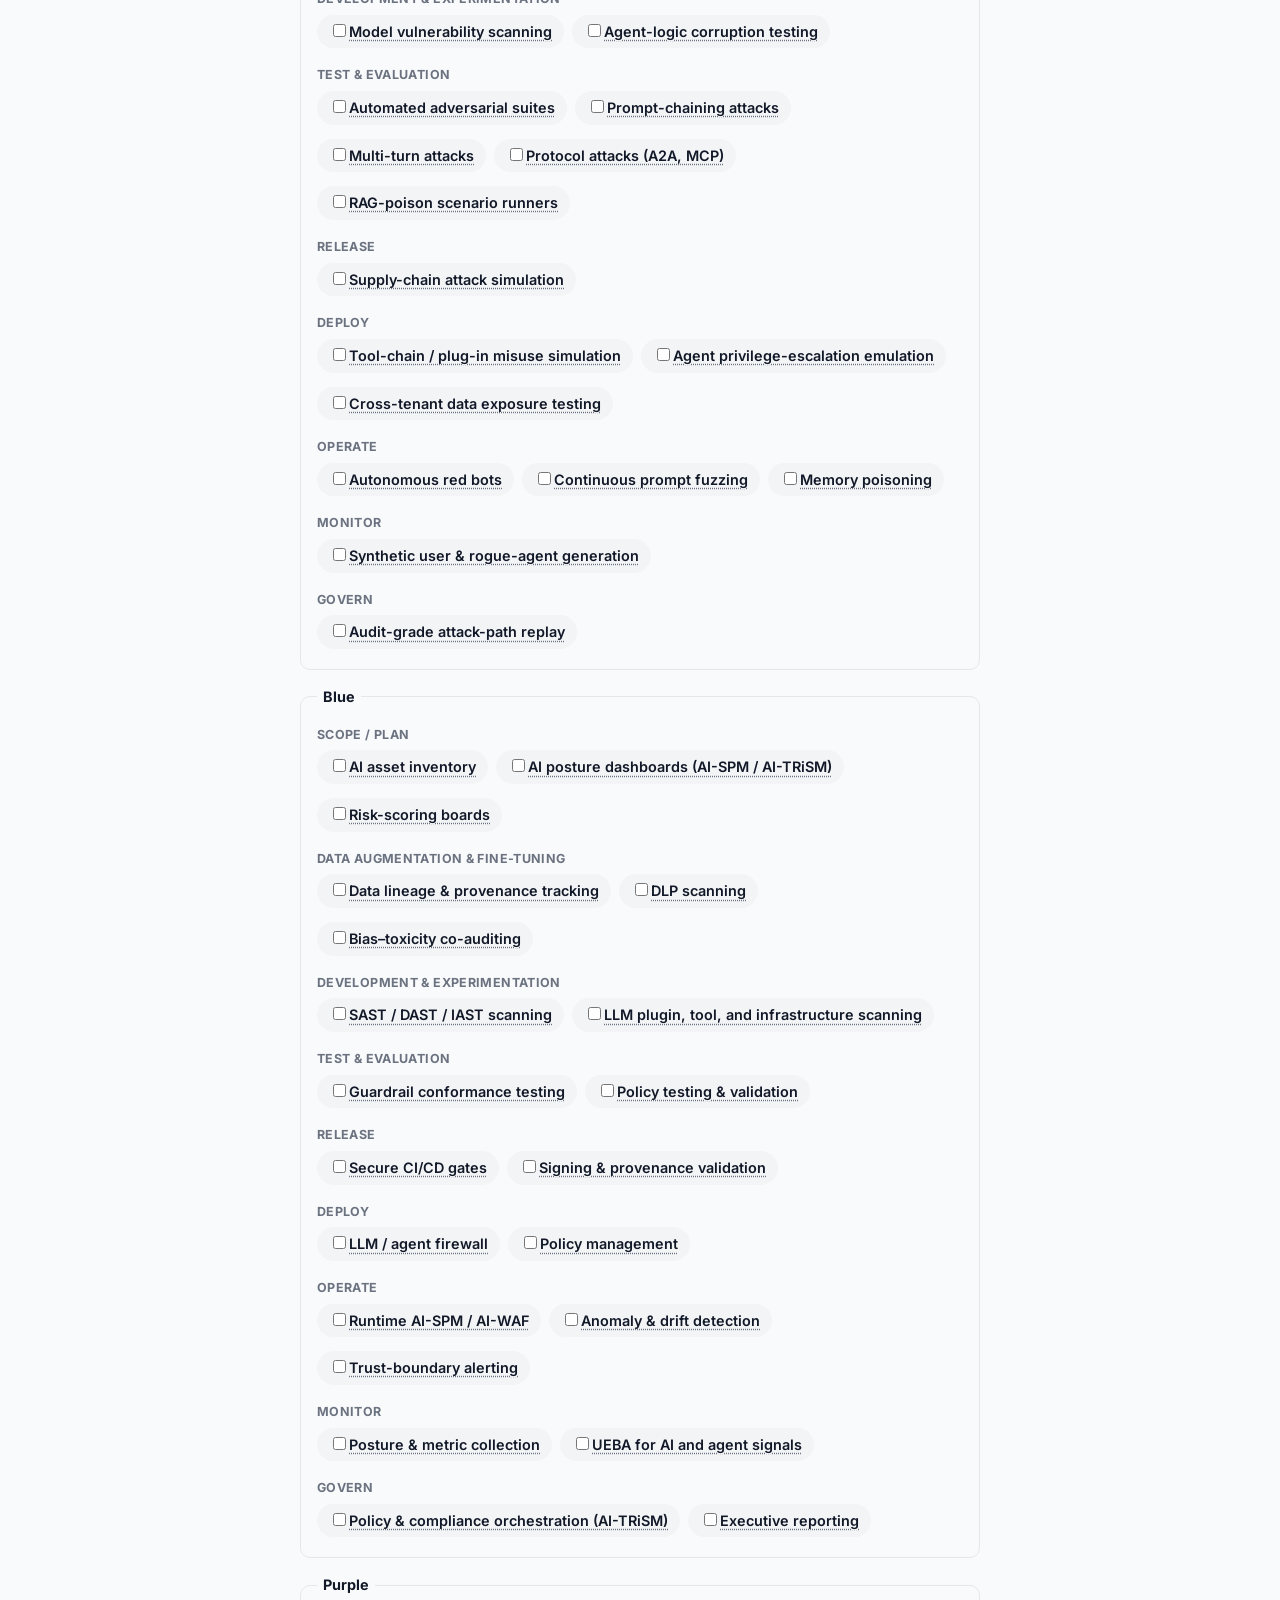
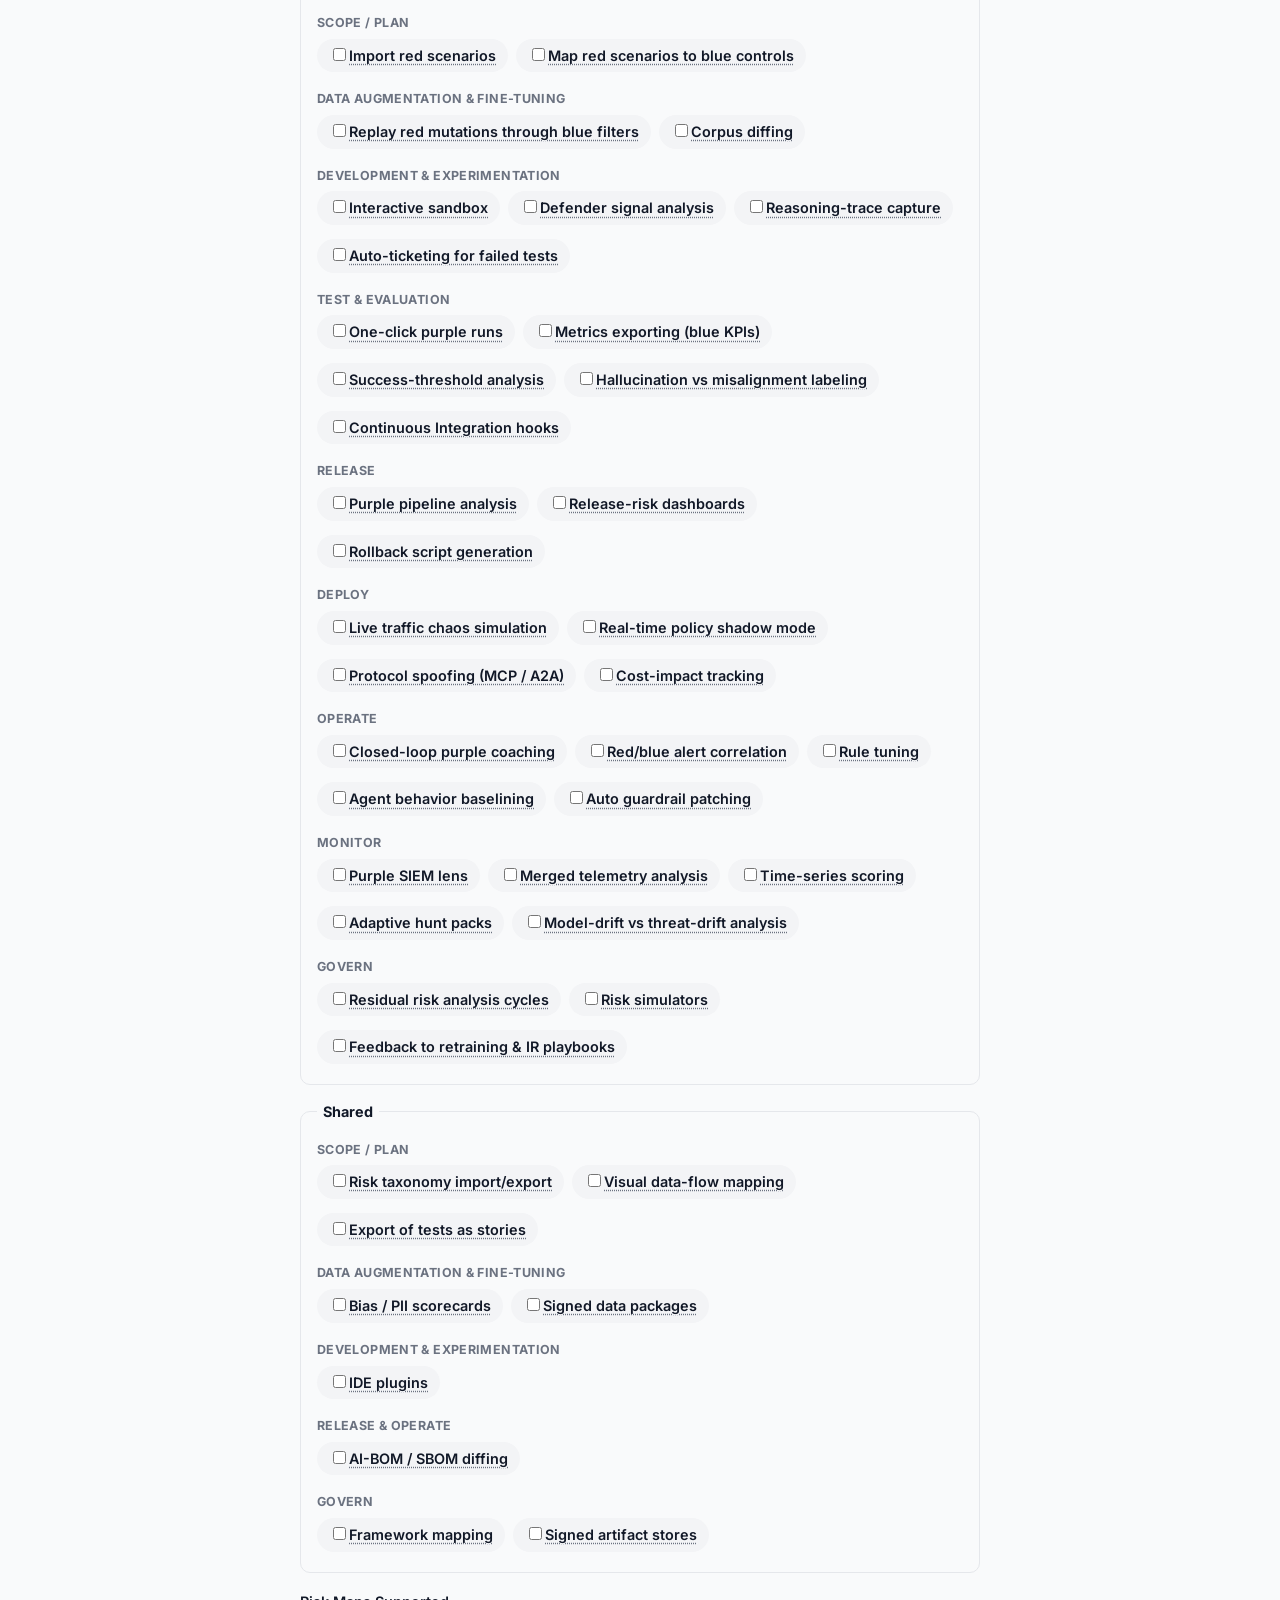
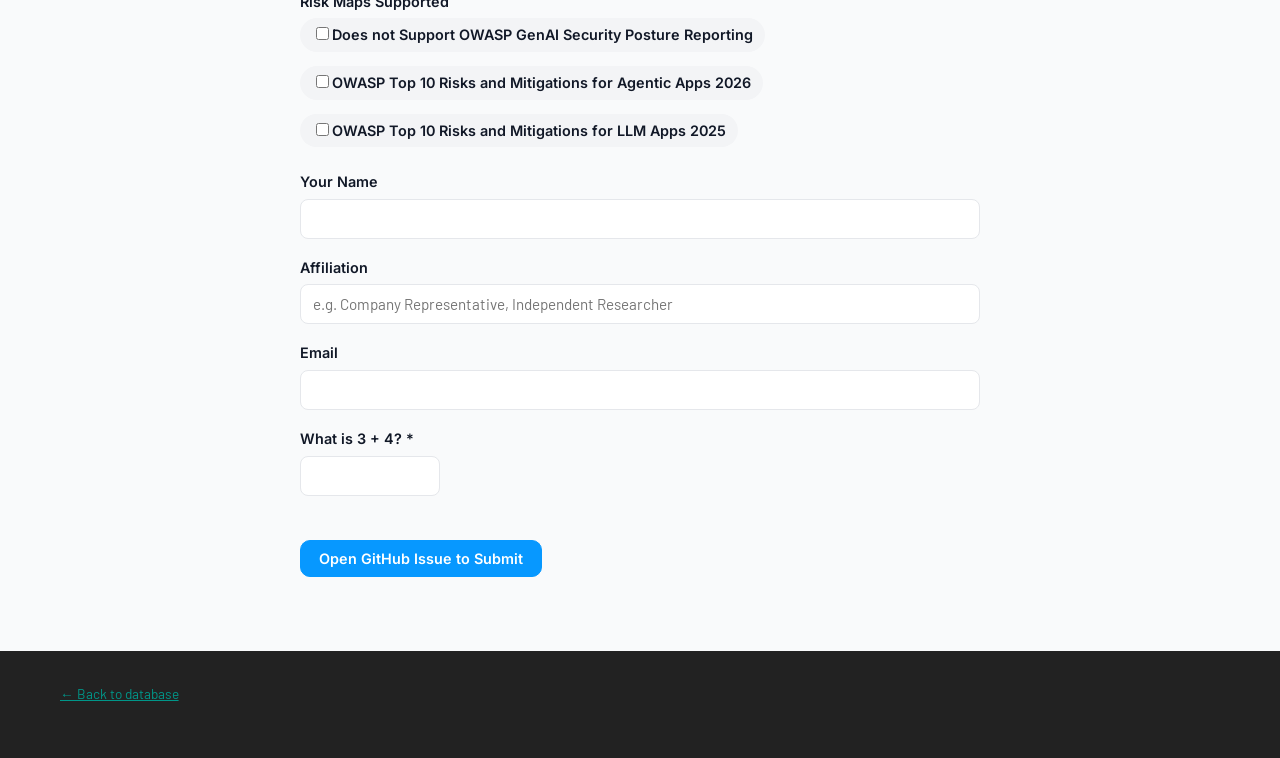
<file: redteam/add.html>
<!DOCTYPE html>
<html lang="en">
<head>
<meta charset="UTF-8">
<meta name="viewport" content="width=device-width, initial-scale=1.0">
<title>Submit a Solution — Red Team Solutions</title>
<meta name="description" content="Submit a new AI red teaming solution to the database.">
<link rel="preconnect" href="https://fonts.googleapis.com">
<link rel="preconnect" href="https://fonts.gstatic.com" crossorigin>
<link href="https://fonts.googleapis.com/css2?family=Barlow:wght@400;500;600;700&family=Inter:wght@600;700;800&display=swap" rel="stylesheet">
<link rel="stylesheet" href="../styles.css">
</head>
<body data-form-mode="add">
<div class="concept-banner">
  ⚠️ Design concept only — this is a prototype, not an active or production application. Submissions are not processed automatically.
</div>

<header class="site-header">
  <p class="breadcrumb"><a href="../index.html">OWASP GenAI Security Project Solution Directory</a> / <a href="index.html">Red Team Solutions</a> / Submit a Solution</p>
  <div class="wrap header-row">
    <h1>Red Team Solutions</h1>
    <nav>
      <a class="btn" href="index.html">← Back to database</a>
    </nav>
  </div>
</header>

<main class="form-wrap">
  <h1>Submit a Solution</h1>
  <p class="lede">
    This opens a pre-filled GitHub Issue in this repository so a maintainer can review and add
    your entry to the database. No account changes are made and nothing is submitted automatically.
  </p>

  <form id="submit-form">
    <div class="field">
      <label for="title">Solution / Product Name <span aria-hidden="true">*</span></label>
      <input type="text" id="title" name="title" required>
    </div>

    <div class="field">
      <label for="company">Company / Project Name <span aria-hidden="true">*</span></label>
      <input type="text" id="company" name="company" required>
    </div>

    <div class="field">
      <label for="logo_file">Company Logo (optional)</label>
      <input type="file" id="logo_file" accept="image/png,image/svg+xml,image/jpeg,image/webp">
      <div id="logo-preview" class="logo-preview" hidden></div>
      <span class="hint" id="logo-hint"></span>
    </div>

    <div class="field">
      <label for="description">Description <span aria-hidden="true">*</span></label>
      <textarea id="description" name="description" required
        placeholder="A short description of what the solution does and the problem it solves."></textarea>
    </div>

    <div class="field">
      <label for="link">Solution Link (URL) <span aria-hidden="true">*</span></label>
      <input type="url" id="link" name="link" placeholder="https://example.com" required>
    </div>

    <div class="field">
      <label>Solution Type</label>
      <div class="checkbox-grid" id="solution_types"></div>
      <span class="hint">Existing types are listed as chips; use "Other" below for a new one.</span>
      <input type="text" id="solution_types_other" placeholder="Other solution type (optional)" style="margin-top:8px;">
    </div>

    <div class="field">
      <label>Lifecycle Stage(s)</label>
      <div class="checkbox-grid" id="lifecycle_stages"></div>
    </div>

    <div class="field">
      <label>Red / Blue / Purple Team</label>
      <div class="checkbox-grid" id="team"></div>
    </div>

    <div class="field">
      <label>Red Team Coverage</label>
      <span class="hint">Check every capability this solution supports, per the OWASP GenAI
        Security Project's Red Teaming Solutions Taxonomy. Hover over an item to see its
        description, where available.</span>
      <div id="taxonomy-checklist" class="taxonomy-checklist"></div>
    </div>

    <div class="field">
      <label>Risk Maps Supported</label>
      <div class="checkbox-grid" id="risk_maps"></div>
    </div>

    <div class="field">
      <label for="submitter_name">Your Name</label>
      <input type="text" id="submitter_name" name="submitter_name">
    </div>

    <div class="field">
      <label for="submitter_affiliation">Affiliation</label>
      <input type="text" id="submitter_affiliation" name="submitter_affiliation"
        placeholder="e.g. Company Representative, Independent Researcher">
    </div>

    <div class="field">
      <label for="submitter_email">Email</label>
      <input type="email" id="submitter_email" name="submitter_email">
    </div>

    <div class="field captcha-field">
      <label for="captcha_answer">What is <span id="captcha-question"></span>? <span aria-hidden="true">*</span></label>
      <input type="text" id="captcha_answer" name="captcha_answer" inputmode="numeric" autocomplete="off" required>
      <span class="hint hint-error" id="captcha-hint"></span>
    </div>

    <div class="form-actions">
      <button type="submit" class="btn btn-primary">Open GitHub Issue to Submit</button>
    </div>
    <p class="form-note" id="form-note"></p>
  </form>
</main>

<footer class="site-footer">
  <div class="wrap">
    <p><a href="index.html">← Back to database</a></p>
  </div>
</footer>

<script src="../app.config.js"></script>
<script src="db.config.js"></script>
<script src="../shared/form.js"></script>
</body>
</html>
</file>
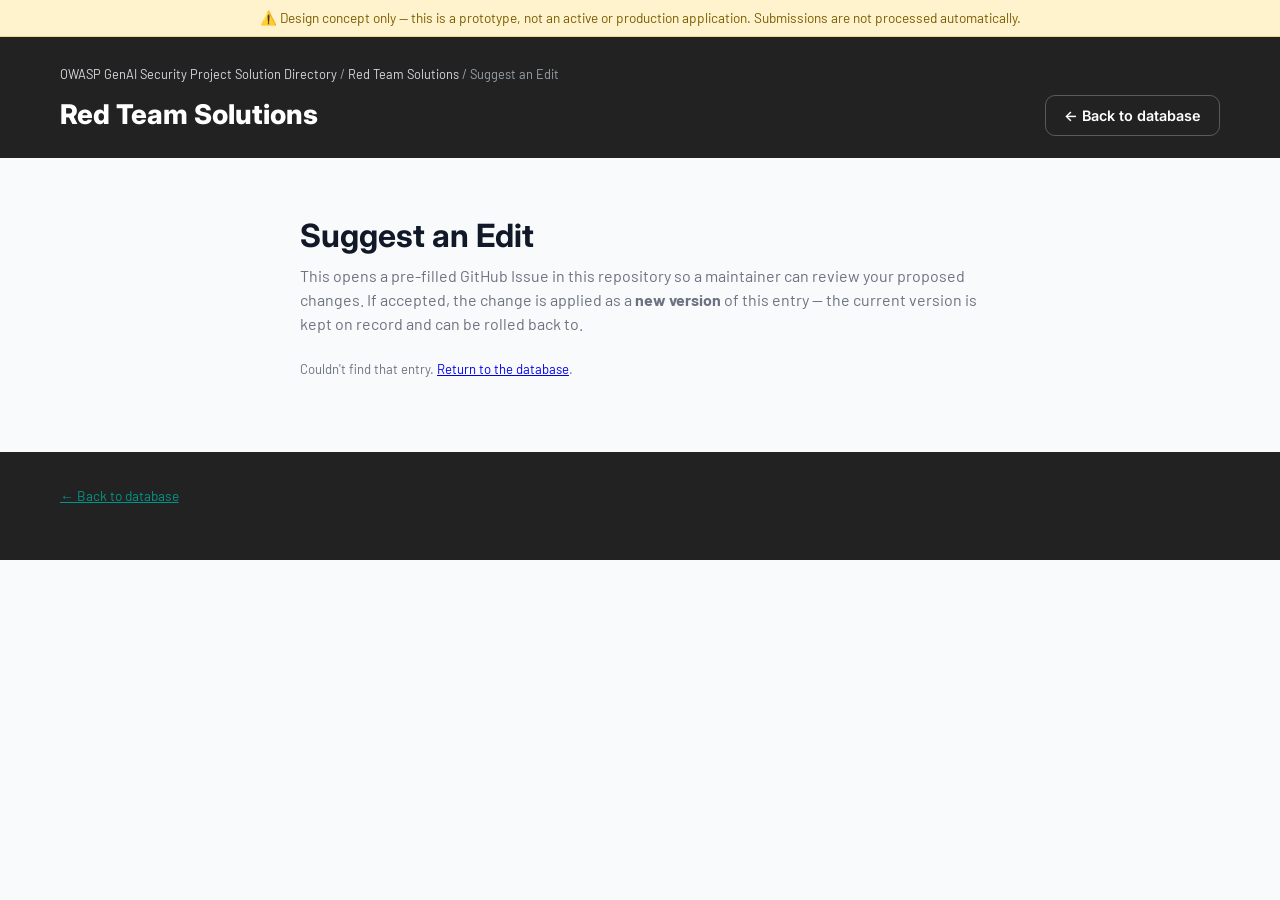
<file: redteam/edit.html>
<!DOCTYPE html>
<html lang="en">
<head>
<meta charset="UTF-8">
<meta name="viewport" content="width=device-width, initial-scale=1.0">
<title>Suggest an Edit — Red Team Solutions</title>
<meta name="description" content="Suggest an edit to an existing red teaming solution entry.">
<link rel="preconnect" href="https://fonts.googleapis.com">
<link rel="preconnect" href="https://fonts.gstatic.com" crossorigin>
<link href="https://fonts.googleapis.com/css2?family=Barlow:wght@400;500;600;700&family=Inter:wght@600;700;800&display=swap" rel="stylesheet">
<link rel="stylesheet" href="../styles.css">
</head>
<body data-form-mode="edit">
<div class="concept-banner">
  ⚠️ Design concept only — this is a prototype, not an active or production application. Submissions are not processed automatically.
</div>

<header class="site-header">
  <p class="breadcrumb"><a href="../index.html">OWASP GenAI Security Project Solution Directory</a> / <a href="index.html">Red Team Solutions</a> / Suggest an Edit</p>
  <div class="wrap header-row">
    <h1>Red Team Solutions</h1>
    <nav>
      <a class="btn" href="index.html">← Back to database</a>
    </nav>
  </div>
</header>

<main class="form-wrap">
  <h1>Suggest an Edit</h1>
  <p class="lede">
    This opens a pre-filled GitHub Issue in this repository so a maintainer can review your
    proposed changes. If accepted, the change is applied as a <strong>new version</strong> of
    this entry — the current version is kept on record and can be rolled back to.
  </p>

  <p id="editing-note" class="editing-note" hidden></p>
  <p id="load-error" class="form-note" hidden>
    Couldn't find that entry. <a href="index.html">Return to the database</a>.
  </p>

  <form id="edit-form" hidden>
    <div class="field">
      <label for="title">Solution / Product Name <span aria-hidden="true">*</span></label>
      <input type="text" id="title" name="title" required>
    </div>

    <div class="field">
      <label for="company">Company / Project Name <span aria-hidden="true">*</span></label>
      <input type="text" id="company" name="company" required>
    </div>

    <div class="field">
      <label for="logo_file">Company Logo (optional)</label>
      <input type="file" id="logo_file" accept="image/png,image/svg+xml,image/jpeg,image/webp">
      <div id="logo-preview" class="logo-preview" hidden></div>
      <span class="hint" id="logo-hint"></span>
    </div>

    <div class="field">
      <label for="description">Description <span aria-hidden="true">*</span></label>
      <textarea id="description" name="description" required></textarea>
    </div>

    <div class="field">
      <label for="link">Solution Link (URL) <span aria-hidden="true">*</span></label>
      <input type="url" id="link" name="link" required>
    </div>

    <div class="field">
      <label>Solution Type</label>
      <div class="checkbox-grid" id="solution_types"></div>
      <span class="hint">Existing types are listed as chips; use "Other" below for a new one.</span>
      <input type="text" id="solution_types_other" placeholder="Other solution type (optional)" style="margin-top:8px;">
    </div>

    <div class="field">
      <label>Lifecycle Stage(s)</label>
      <div class="checkbox-grid" id="lifecycle_stages"></div>
    </div>

    <div class="field">
      <label>Red / Blue / Purple Team</label>
      <div class="checkbox-grid" id="team"></div>
    </div>

    <div class="field">
      <label>Red Team Coverage</label>
      <span class="hint">Check every capability this solution supports, per the OWASP GenAI
        Security Project's Red Teaming Solutions Taxonomy. Hover over an item to see its
        description, where available.</span>
      <div id="taxonomy-checklist" class="taxonomy-checklist"></div>
    </div>

    <div class="field">
      <label>Risk Maps Supported</label>
      <div class="checkbox-grid" id="risk_maps"></div>
    </div>

    <div class="field">
      <label for="submitter_name">Your Name</label>
      <input type="text" id="submitter_name" name="submitter_name">
    </div>

    <div class="field">
      <label for="submitter_affiliation">Affiliation</label>
      <input type="text" id="submitter_affiliation" name="submitter_affiliation"
        placeholder="e.g. Company Representative, Independent Researcher">
    </div>

    <div class="field">
      <label for="submitter_email">Email</label>
      <input type="email" id="submitter_email" name="submitter_email">
    </div>

    <div class="field">
      <label for="edit_reason">Reason for this change</label>
      <textarea id="edit_reason" name="edit_reason" placeholder="What changed and why?"></textarea>
    </div>

    <div class="field captcha-field">
      <label for="captcha_answer">What is <span id="captcha-question"></span>? <span aria-hidden="true">*</span></label>
      <input type="text" id="captcha_answer" name="captcha_answer" inputmode="numeric" autocomplete="off" required>
      <span class="hint hint-error" id="captcha-hint"></span>
    </div>

    <div class="form-actions">
      <button type="submit" class="btn btn-primary">Open GitHub Issue to Submit Edit</button>
    </div>
    <p class="form-note" id="form-note"></p>
  </form>
</main>

<footer class="site-footer">
  <div class="wrap">
    <p><a href="index.html">← Back to database</a></p>
  </div>
</footer>

<script src="../app.config.js"></script>
<script src="db.config.js"></script>
<script src="../shared/form.js"></script>
</body>
</html>
</file>
<file: styles.css>
:root {
  --bg: #ffffff;
  --bg-card: #ffffff;
  --bg-page-alt: #f9fafb;
  --text: #364151;
  --text-strong: #111827;
  --text-muted: #6b7280;
  --border: #e5e7eb;

  --header-dark: #222222;
  --hero-dark: #172837;
  --accent-teal: #009689;
  --accent-teal-contrast: #ffffff;
  --accent-cta: #0798ff;
  --accent-cta-contrast: #ffffff;

  --tag-bg: #f3f4f6;
  --tag-text: #6b7280;

  --type-badge-bg: #d1d0fe;
  --type-badge-text: #533ef6;

  --llmops-tag-bg: #d6f2ef;
  --llmops-tag-text: #007367;

  --risk-bg: #fdeeee;
  --risk-text: #9a3030;

  --team-tag-bg: #fde8cf;
  --team-tag-text: #92400e;

  --card-head-bg: #1b4332;
  --card-head-text: #ffffff;
  --card-head-text-muted: #bfe3d2;

  --shadow: 0 1px 2px rgba(20, 24, 33, 0.06), 0 1px 1px rgba(20, 24, 33, 0.04);
  --radius: 10px;

  --font-body: "Barlow", -apple-system, BlinkMacSystemFont, "Segoe UI", Roboto, Helvetica, Arial, sans-serif;
  --font-heading: "Inter", -apple-system, BlinkMacSystemFont, "Segoe UI", Roboto, Helvetica, Arial, sans-serif;
}

@media (prefers-color-scheme: dark) {
  :root {
    --bg: #14161a;
    --bg-card: #1d2026;
    --bg-page-alt: #191c22;
    --text: #d7dae0;
    --text-strong: #f4f5f7;
    --text-muted: #9aa1ac;
    --border: #2c3038;

    --tag-bg: #262b36;
    --tag-text: #b7c2dd;

    --type-badge-bg: #322a5c;
    --type-badge-text: #b9b3ff;

    --llmops-tag-bg: #163832;
    --llmops-tag-text: #6cd9c8;

    --risk-bg: #2e1f22;
    --risk-text: #e08a8a;

    --team-tag-bg: #3a2a12;
    --team-tag-text: #f0b968;

    --card-head-bg: #12291e;
    --card-head-text: #f4f5f7;
    --card-head-text-muted: #9cc4b1;

    --shadow: 0 1px 2px rgba(0, 0, 0, 0.4);
  }
}

:root[data-theme="light"] {
  --bg: #ffffff;
  --bg-card: #ffffff;
  --bg-page-alt: #f9fafb;
  --text: #364151;
  --text-strong: #111827;
  --text-muted: #6b7280;
  --border: #e5e7eb;
  --tag-bg: #f3f4f6;
  --tag-text: #6b7280;
  --type-badge-bg: #d1d0fe;
  --type-badge-text: #533ef6;
  --llmops-tag-bg: #d6f2ef;
  --llmops-tag-text: #007367;
  --risk-bg: #fdeeee;
  --risk-text: #9a3030;
  --team-tag-bg: #fde8cf;
  --team-tag-text: #92400e;
  --card-head-bg: #1b4332;
  --card-head-text: #ffffff;
  --card-head-text-muted: #bfe3d2;
}

:root[data-theme="dark"] {
  --bg: #14161a;
  --bg-card: #1d2026;
  --bg-page-alt: #191c22;
  --text: #d7dae0;
  --text-strong: #f4f5f7;
  --text-muted: #9aa1ac;
  --border: #2c3038;
  --tag-bg: #262b36;
  --tag-text: #b7c2dd;
  --type-badge-bg: #322a5c;
  --type-badge-text: #b9b3ff;
  --llmops-tag-bg: #163832;
  --llmops-tag-text: #6cd9c8;
  --risk-bg: #2e1f22;
  --risk-text: #e08a8a;
  --team-tag-bg: #3a2a12;
  --team-tag-text: #f0b968;
  --card-head-bg: #12291e;
  --card-head-text: #f4f5f7;
  --card-head-text-muted: #9cc4b1;
}

* { box-sizing: border-box; }

body {
  margin: 0;
  font-family: var(--font-body);
  background: var(--bg-page-alt);
  color: var(--text);
  line-height: 1.5;
}

.wrap {
  max-width: 1200px;
  margin: 0 auto;
  padding: 0 20px;
}

.site-header {
  padding: 28px 0 22px;
  background: var(--header-dark);
  color: #ffffff;
}

.breadcrumb {
  max-width: 1200px;
  margin: 0 auto 10px;
  padding: 0 20px;
  font-size: 0.8rem;
  color: #9aa1ac;
}

.breadcrumb a {
  color: #d7dae0;
  text-decoration: none;
}

.breadcrumb a:hover {
  text-decoration: underline;
}

.header-row {
  display: flex;
  align-items: center;
  justify-content: space-between;
  gap: 16px;
  flex-wrap: wrap;
}

.site-header h1 {
  margin: 0;
  font-family: var(--font-heading);
  font-weight: 800;
  font-size: 1.7rem;
  color: #ffffff;
}

.subtitle {
  max-width: 1200px;
  margin: 8px auto 0;
  padding: 0 20px;
  color: #b7bfc9;
  font-size: 0.95rem;
}

.btn {
  display: inline-block;
  padding: 9px 18px;
  border-radius: 10px;
  text-decoration: none;
  font-size: 0.9rem;
  font-weight: 600;
  border: 1px solid rgba(255, 255, 255, 0.25);
  color: #ffffff;
  font-family: var(--font-heading);
}

.btn-primary {
  background: var(--accent-cta);
  color: var(--accent-cta-contrast);
  border-color: var(--accent-cta);
}

main.wrap {
  padding-top: 24px;
  padding-bottom: 48px;
}

.directory-main {
  padding-top: 28px;
}

.db-tabs {
  display: flex;
  gap: 6px;
  border-bottom: 1px solid var(--border);
  margin-bottom: 20px;
}

.db-tab {
  appearance: none;
  border: none;
  background: transparent;
  font-family: var(--font-heading);
  font-weight: 600;
  font-size: 0.95rem;
  color: var(--text-muted);
  padding: 10px 18px;
  cursor: pointer;
  border-bottom: 2px solid transparent;
  margin-bottom: -1px;
}

.db-tab:hover {
  color: var(--text-strong);
}

.db-tab.active {
  color: var(--accent-teal);
  border-bottom-color: var(--accent-teal);
}

.db-iframe-wrap {
  border: 1px solid var(--border);
  border-radius: var(--radius);
  overflow: hidden;
  background: var(--bg-page-alt);
}

.db-iframe {
  display: block;
  width: 100%;
  border: none;
  min-height: 600px;
}

/* Applied to <html> inside a database page when loaded in the umbrella
   page's iframe (?embedded=1), so its own chrome doesn't duplicate the
   umbrella page's banner and the active tab's label. */
html.embedded .concept-banner,
html.embedded .breadcrumb,
html.embedded .site-header h1 {
  display: none;
}

html.embedded .site-header {
  padding-top: 14px;
  padding-bottom: 14px;
}

.layout {
  display: flex;
  align-items: flex-start;
  gap: 28px;
}

.filters-sidebar {
  width: 260px;
  flex-shrink: 0;
  display: flex;
  flex-direction: column;
  gap: 12px;
  position: sticky;
  top: 20px;
}

.filters-heading {
  margin: 0 0 4px;
  font-family: var(--font-heading);
  font-size: 1rem;
  font-weight: 700;
  color: var(--text-strong);
}

.content {
  flex: 1;
  min-width: 0;
}

#search {
  width: 100%;
  padding: 12px 14px;
  font-size: 1rem;
  font-family: var(--font-body);
  border-radius: 8px;
  border: none;
  background: #eeeeee;
  color: #1a1d23;
  margin-bottom: 16px;
}

@media (prefers-color-scheme: dark) {
  #search { background: var(--tag-bg); color: var(--text-strong); }
}
:root[data-theme="dark"] #search { background: var(--tag-bg); color: var(--text-strong); }
:root[data-theme="light"] #search { background: #eeeeee; color: #1a1d23; }

#search:focus {
  outline: 2px solid var(--accent-teal);
  outline-offset: 1px;
}

.facet-dropdown {
  position: relative;
}

.facet-toggle {
  width: 100%;
  display: flex;
  align-items: center;
  justify-content: space-between;
  gap: 8px;
  padding: 10px 12px;
  border-radius: 8px;
  border: 1px solid var(--border);
  background: var(--bg-card);
  color: var(--text);
  font-family: var(--font-body);
  font-size: 0.85rem;
  font-weight: 500;
  cursor: pointer;
  text-align: left;
}

.facet-toggle:hover {
  border-color: var(--accent-teal);
}

.facet-dropdown.open .facet-toggle {
  border-color: var(--accent-teal);
}

.facet-toggle-label {
  flex: 1;
}

.facet-toggle-count {
  background: var(--accent-teal);
  color: var(--accent-teal-contrast);
  font-size: 0.72rem;
  font-weight: 700;
  border-radius: 999px;
  padding: 1px 7px;
}

.facet-toggle-chevron {
  color: var(--text-muted);
  transition: transform 0.15s ease;
}

.facet-dropdown.open .facet-toggle-chevron {
  transform: rotate(180deg);
}

.facet-panel {
  display: none;
  flex-direction: column;
  gap: 2px;
  position: absolute;
  z-index: 20;
  top: calc(100% + 4px);
  left: 0;
  min-width: 100%;
  max-width: 320px;
  max-height: 280px;
  overflow-y: auto;
  background: var(--bg-card);
  border: 1px solid var(--border);
  border-radius: 8px;
  box-shadow: var(--shadow);
  padding: 8px;
}

.facet-dropdown.open .facet-panel {
  display: flex;
}

.facet-check {
  display: flex;
  align-items: center;
  gap: 8px;
  padding: 6px 8px;
  border-radius: 6px;
  font-size: 0.85rem;
  color: var(--text);
  cursor: pointer;
  white-space: nowrap;
}

.facet-check:hover {
  background: var(--tag-bg);
}

.facet-check input {
  accent-color: var(--accent-teal);
}

.active-filters {
  display: flex;
  flex-wrap: wrap;
  gap: 6px;
}

.active-filters:empty {
  margin: 0;
}

.active-filter {
  display: inline-flex;
  align-items: center;
  gap: 6px;
  background: var(--type-badge-bg);
  color: var(--type-badge-text);
  border-radius: 999px;
  padding: 4px 6px 4px 12px;
  font-size: 0.78rem;
  font-weight: 500;
}

.active-filter button {
  border: none;
  background: transparent;
  color: inherit;
  cursor: pointer;
  font-size: 0.9rem;
  line-height: 1;
  padding: 2px 6px;
}

.clear-all {
  font-size: 0.78rem;
  color: var(--accent-teal);
  background: none;
  border: none;
  cursor: pointer;
  padding: 4px 6px;
  font-weight: 600;
  text-align: left;
}

@media (max-width: 860px) {
  .layout {
    flex-direction: column;
  }
  .filters-sidebar {
    width: 100%;
    position: static;
  }
}

.result-count {
  color: var(--text-muted);
  font-size: 0.88rem;
  margin: 0 0 10px;
}

.sort-bar {
  display: flex;
  align-items: center;
  justify-content: space-between;
  flex-wrap: wrap;
  gap: 10px;
  margin: 0 0 16px;
}

.sort-control {
  display: flex;
  align-items: center;
  gap: 6px;
  font-size: 0.85rem;
  color: var(--text-muted);
  white-space: nowrap;
}

.sort-control select {
  font-family: var(--font-body);
  font-size: 0.85rem;
  padding: 5px 10px;
  border-radius: 6px;
  border: 1px solid var(--border);
  background: var(--bg-card);
  color: var(--text);
}

.cards {
  display: grid;
  grid-template-columns: repeat(auto-fill, minmax(300px, 1fr));
  gap: 18px;
}

.card {
  background: var(--bg-card);
  border: 1px solid var(--border);
  border-radius: var(--radius);
  overflow: hidden;
  box-shadow: var(--shadow);
  display: flex;
  flex-direction: column;
  gap: 10px;
  padding-bottom: 18px;
}

.card-head {
  position: relative;
  background: var(--card-head-bg);
  color: var(--card-head-text);
  padding: 16px 18px;
  display: flex;
  flex-direction: column;
  gap: 2px;
}

.card-edit-btn {
  position: absolute;
  top: 10px;
  right: 10px;
  width: 26px;
  height: 26px;
  display: flex;
  align-items: center;
  justify-content: center;
  border-radius: 999px;
  background: rgba(255, 255, 255, 0.12);
  color: var(--card-head-text);
  text-decoration: none;
  font-size: 0.85rem;
  cursor: pointer;
}

.card-edit-btn:hover {
  background: rgba(255, 255, 255, 0.24);
}

.card-title {
  margin: 0;
  font-family: var(--font-heading);
  font-weight: 700;
  font-size: 1.1rem;
  color: var(--card-head-text);
}

.card-company {
  font-size: 0.82rem;
  color: var(--card-head-text-muted);
}

.card-description {
  margin: 0;
  padding: 0 18px;
  font-size: 0.9rem;
  color: var(--text);
}

.card-tags {
  display: flex;
  flex-wrap: wrap;
  gap: 5px;
  padding: 0 18px;
}

.tag {
  font-size: 0.72rem;
  padding: 3px 9px;
  border-radius: 6px;
  background: var(--tag-bg);
  color: var(--tag-text);
}

.tag-type {
  background: var(--type-badge-bg);
  color: var(--type-badge-text);
  font-weight: 600;
}

.tag-llmops {
  background: var(--llmops-tag-bg);
  color: var(--llmops-tag-text);
  font-weight: 600;
}

.tag-risk {
  background: var(--risk-bg);
  color: var(--risk-text);
}

.tag-team {
  background: var(--team-tag-bg);
  color: var(--team-tag-text);
  font-weight: 600;
}

.card-details {
  padding: 0 18px;
}

.card-details summary {
  cursor: pointer;
  font-size: 0.82rem;
  font-weight: 600;
  color: var(--accent-teal);
}

.card-sldc {
  margin-top: 8px;
  display: flex;
  flex-direction: column;
  gap: 8px;
}

.sldc-stage h4 {
  margin: 0 0 4px;
  font-family: var(--font-heading);
  font-size: 0.75rem;
  font-weight: 700;
  text-transform: uppercase;
  letter-spacing: 0.03em;
  color: var(--text-muted);
}

.sldc-stage ul {
  margin: 0;
  padding-left: 18px;
  font-size: 0.85rem;
}

.card-footer {
  margin-top: auto;
  padding: 0 18px;
  display: flex;
  align-items: center;
  justify-content: space-between;
  gap: 10px;
}

.card-link {
  color: var(--accent-teal);
  text-decoration: none;
  font-size: 0.88rem;
  font-weight: 700;
}

.card-link:hover {
  text-decoration: underline;
}

.card-version {
  font-size: 0.75rem;
  color: var(--text-muted);
  cursor: default;
}

.empty-state {
  color: var(--text-muted);
  text-align: center;
  padding: 40px 0;
}

.site-footer {
  background: var(--header-dark);
  color: #b7bfc9;
  padding: 20px 0 40px;
  font-size: 0.85rem;
}

.site-footer a {
  color: var(--accent-teal);
}

.concept-banner {
  background: #fff3cd;
  color: #7a5b00;
  border-bottom: 1px solid #f0d68a;
  text-align: center;
  font-size: 0.85rem;
  padding: 8px 16px;
}

@media (prefers-color-scheme: dark) {
  .concept-banner {
    background: #4a3c14;
    color: #f0d68a;
    border-bottom-color: #6b5722;
  }
}

:root[data-theme="dark"] .concept-banner {
  background: #4a3c14;
  color: #f0d68a;
  border-bottom-color: #6b5722;
}

:root[data-theme="light"] .concept-banner {
  background: #fff3cd;
  color: #7a5b00;
  border-bottom-color: #f0d68a;
}

/* --- Form page --- */
.form-wrap {
  max-width: 720px;
  margin: 0 auto;
  padding: 32px 20px 60px;
}

.form-wrap h1 {
  margin-bottom: 4px;
  font-family: var(--font-heading);
  color: var(--text-strong);
}

.form-wrap p.lede {
  color: var(--text-muted);
  margin-top: 0;
  margin-bottom: 24px;
}

.field {
  margin-bottom: 18px;
}

.field label {
  display: block;
  font-family: var(--font-heading);
  font-weight: 600;
  font-size: 0.9rem;
  margin-bottom: 6px;
  color: var(--text-strong);
}

.field .hint {
  display: block;
  font-weight: 400;
  color: var(--text-muted);
  font-size: 0.8rem;
  margin-top: 4px;
}

.hint-error {
  color: var(--risk-text);
  min-height: 1em;
}

.captcha-field input[type="text"] {
  max-width: 140px;
}

#captcha-question {
  font-family: var(--font-heading);
  color: var(--text-strong);
}

.field input[type="file"] {
  display: block;
  font-size: 0.88rem;
  color: var(--text);
}

.field input[type="text"],
.field input[type="email"],
.field input[type="url"],
.field textarea {
  width: 100%;
  padding: 10px 12px;
  border-radius: 8px;
  border: 1px solid var(--border);
  background: var(--bg-card);
  color: var(--text);
  font-size: 0.95rem;
  font-family: var(--font-body);
}

.field input:focus,
.field textarea:focus {
  outline: 2px solid var(--accent-teal);
  outline-offset: 1px;
}

.field textarea {
  min-height: 90px;
  resize: vertical;
}

.checkbox-grid {
  display: flex;
  flex-wrap: wrap;
  gap: 8px;
}

.checkbox-chip {
  display: inline-flex;
  align-items: center;
  gap: 6px;
  border: none;
  background: var(--tag-bg);
  color: var(--tag-text);
  border-radius: 999px;
  padding: 6px 12px;
  font-size: 0.82rem;
}

.checkbox-chip input {
  accent-color: var(--accent-teal);
}

.taxonomy-checklist {
  display: flex;
  flex-direction: column;
  gap: 16px;
  margin-top: 8px;
}

.taxonomy-team {
  border: 1px solid var(--border);
  border-radius: 10px;
  padding: 14px 16px;
  margin: 0;
}

.taxonomy-team legend {
  font-family: var(--font-heading);
  font-weight: 700;
  font-size: 0.9rem;
  padding: 0 6px;
  color: var(--text-strong);
}

.taxonomy-stage {
  margin-top: 12px;
}

.taxonomy-stage:first-of-type {
  margin-top: 4px;
}

.taxonomy-stage h4 {
  margin: 0 0 6px;
  font-family: var(--font-heading);
  font-size: 0.78rem;
  font-weight: 700;
  text-transform: uppercase;
  letter-spacing: 0.03em;
  color: var(--text-muted);
}

.checkbox-chip.has-description {
  cursor: help;
}

.checkbox-chip.has-description span {
  text-decoration: underline dotted;
  text-underline-offset: 3px;
  text-decoration-color: var(--text-muted);
}

.logo-preview {
  display: flex;
  align-items: center;
  gap: 12px;
  margin-top: 10px;
}

.logo-preview img {
  width: 48px;
  height: 48px;
  object-fit: contain;
  border: 1px solid var(--border);
  border-radius: 8px;
  background: var(--bg-card);
  padding: 4px;
}

.logo-download-btn {
  background: var(--accent-teal);
  border-color: var(--accent-teal);
  color: var(--accent-teal-contrast);
  padding: 7px 14px;
  font-size: 0.82rem;
}

.form-actions {
  display: flex;
  gap: 10px;
  align-items: center;
  margin-top: 28px;
}

.form-actions .btn-primary {
  background: var(--accent-cta);
  border-color: var(--accent-cta);
  color: #ffffff;
}

.form-note {
  font-size: 0.82rem;
  color: var(--text-muted);
  margin-top: 10px;
}

.editing-note {
  background: var(--tag-bg);
  color: var(--text);
  border-radius: 8px;
  padding: 10px 14px;
  font-size: 0.85rem;
  margin-bottom: 20px;
}

@media (max-width: 640px) {
  .site-header h1 { font-size: 1.3rem; }
}
</file>
